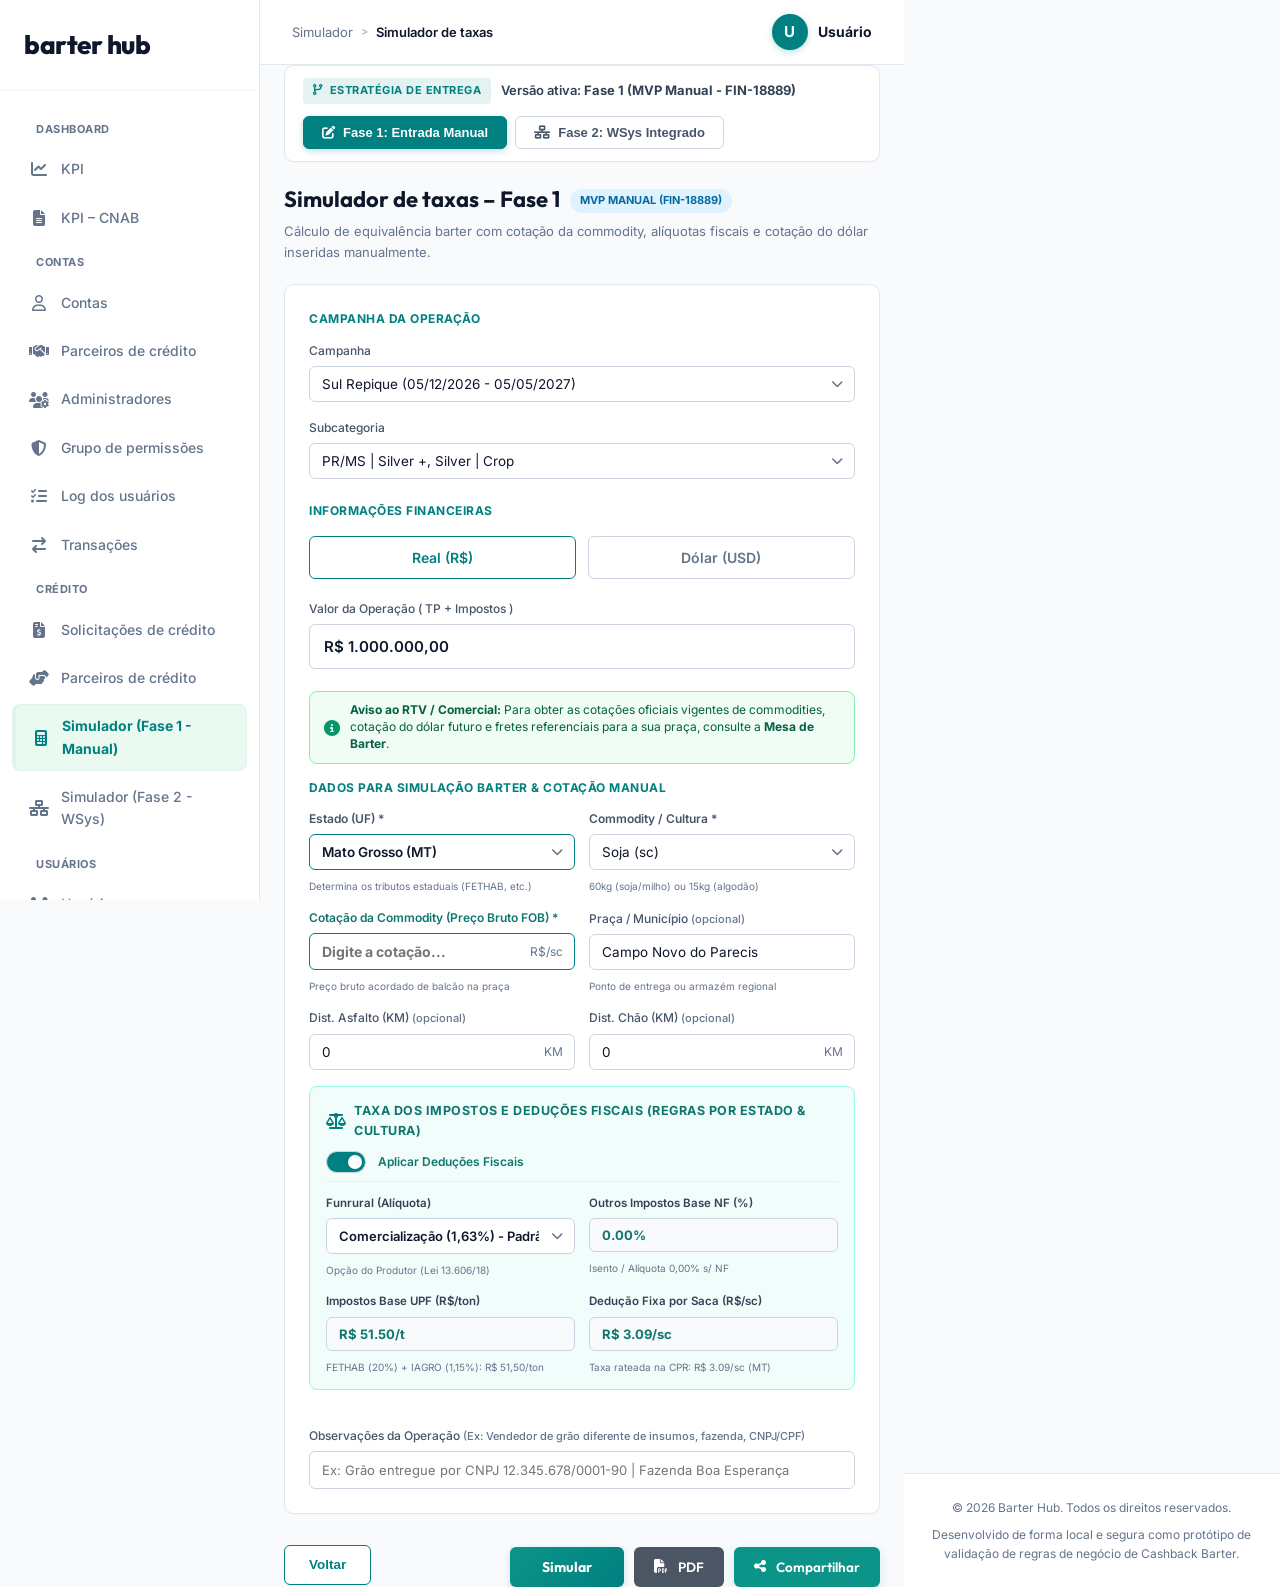
<file: index.html>
<!DOCTYPE html>
<html lang="pt-BR">

<head>
    <meta charset="UTF-8">
    <meta name="viewport" content="width=device-width, initial-scale=1.0">
    <title>Simulador de Cashback Barter 2026 - Barter Hub</title>
    <meta name="description"
        content="Simule taxas de barter, cashbacks e calcule a valorização das suas commodities (soja e algodão) com nossa estrutura comercial.">
    <!-- Google Fonts -->
    <link rel="preconnect" href="https://fonts.googleapis.com">
    <link rel="preconnect" href="https://fonts.gstatic.com" crossorigin>
    <link
        href="https://fonts.googleapis.com/css2?family=Inter:wght@300;400;500;600;700&family=Outfit:wght@400;500;600;700;800&display=swap"
        rel="stylesheet">
    <!-- FontAwesome for icons -->
    <link rel="stylesheet" href="https://cdnjs.cloudflare.com/ajax/libs/font-awesome/6.4.0/css/all.min.css">
    <link rel="stylesheet" href="style.css?v=20260804">
</head>

<body>

    <div class="app-layout">

        <!-- ==================== LEFT SIDEBAR MENU (FIGMA JESS) ==================== -->
        <aside class="sidebar-menu">
            <div class="sidebar-logo">
                <span class="syde-logo-brand">barter hub</span>
            </div>

            <nav class="nav-links">
                <div class="sidebar-section-header">DASHBOARD</div>
                <a class="nav-link"><div class="nav-link-main"><i class="fa-solid fa-chart-line"></i> KPI</div></a>
                <a class="nav-link"><div class="nav-link-main"><i class="fa-solid fa-file-lines"></i> KPI – CNAB</div></a>

                <div class="sidebar-section-header">CONTAS</div>
                <a class="nav-link"><div class="nav-link-main"><i class="fa-regular fa-user"></i> Contas</div></a>
                <a class="nav-link"><div class="nav-link-main"><i class="fa-solid fa-handshake"></i> Parceiros de crédito</div></a>
                <a class="nav-link"><div class="nav-link-main"><i class="fa-solid fa-users-gear"></i> Administradores</div></a>
                <a class="nav-link"><div class="nav-link-main"><i class="fa-solid fa-shield-halved"></i> Grupo de permissões</div></a>
                <a class="nav-link"><div class="nav-link-main"><i class="fa-solid fa-list-check"></i> Log dos usuários</div></a>
                <a class="nav-link"><div class="nav-link-main"><i class="fa-solid fa-arrow-right-arrow-left"></i> Transações</div></a>

                <div class="sidebar-section-header">CRÉDITO</div>
                <a class="nav-link"><div class="nav-link-main"><i class="fa-solid fa-file-invoice-dollar"></i> Solicitações de crédito</div></a>
                <a class="nav-link"><div class="nav-link-main"><i class="fa-solid fa-handshake-angle"></i> Parceiros de crédito</div></a>
                <a class="nav-link active" id="nav-link-simulador-v1" onclick="showPage('simulador-v1')"><div class="nav-link-main" style="color:#008080; font-weight:700;"><i class="fa-solid fa-calculator" style="color:#008080;"></i> Simulador (Fase 1 - Manual)</div></a>
                <a class="nav-link" id="nav-link-simulador-v2" onclick="showPage('simulador-v2')"><div class="nav-link-main"><i class="fa-solid fa-network-wired"></i> Simulador (Fase 2 - WSys)</div></a>

                <div class="sidebar-section-header">Usuários</div>
                <a class="nav-link"><div class="nav-link-main"><i class="fa-solid fa-users"></i> Usuários</div></a>

                <div class="sidebar-section-header">Clientes</div>
                <a class="nav-link"><div class="nav-link-main"><i class="fa-solid fa-address-book"></i> Clientes</div></a>

                <div class="sidebar-section-header">OUTROS SERVIÇOS</div>
                <a class="nav-link"><div class="nav-link-main"><i class="fa-solid fa-cubes"></i> Outros serviços</div></a>

                <div class="sidebar-section-header">INTEGRAÇÕES & MOTOR FISCAL</div>
                <a class="nav-link" id="nav-link-pracas" onclick="showPage('pracas')"><div class="nav-link-main"><i class="fa-solid fa-scale-balanced"></i> Motor Fiscal Barter</div></a>

                <div class="sidebar-section-header">MOTOR DE CRÉDITO</div>
                <a class="nav-link"><div class="nav-link-main"><i class="fa-solid fa-sliders"></i> Distribuição de Limites</div></a>
                <a class="nav-link"><div class="nav-link-main"><i class="fa-solid fa-brain"></i> Decisão de crédito</div></a>
                <a class="nav-link"><div class="nav-link-main"><i class="fa-solid fa-coins"></i> Créditos disponíveis</div></a>

                <div class="sidebar-section-header">CONTAS A PAGAR</div>
                <a class="nav-link"><div class="nav-link-main"><i class="fa-solid fa-folder-open"></i> Arquivos</div></a>

                <div class="sidebar-section-header">CONTAS A RECEBER</div>
                <a class="nav-link"><div class="nav-link-main"><i class="fa-solid fa-ban"></i> Endereços bloqueados</div></a>

                <div class="sidebar-section-header">HOLERITES</div>
                <a class="nav-link"><div class="nav-link-main"><i class="fa-solid fa-file-invoice"></i> Holerites</div></a>

                <div class="sidebar-section-header">PARCEIROS</div>
                <a class="nav-link"><div class="nav-link-main"><i class="fa-solid fa-building"></i> Parceiros</div></a>

                <div class="sidebar-section-header">CONFIGURAÇÕES</div>
                <a class="nav-link"><div class="nav-link-main"><i class="fa-solid fa-map"></i> Estados</div></a>
                <a class="nav-link"><div class="nav-link-main"><i class="fa-solid fa-city"></i> Cidades</div></a>
                <a class="nav-link"><div class="nav-link-main"><i class="fa-solid fa-briefcase"></i> Ocupações</div></a>
                <a class="nav-link"><div class="nav-link-main"><i class="fa-solid fa-calendar-xmark"></i> Feriados</div></a>
                <a class="nav-link"><div class="nav-link-main"><i class="fa-solid fa-calendar-day"></i> Detalhe do feriado</div></a>
                <a class="nav-link"><div class="nav-link-main"><i class="fa-solid fa-image"></i> Banner</div></a>
                <a class="nav-link"><div class="nav-link-main"><i class="fa-solid fa-truck-field"></i> Gestão de Fornecedores</div></a>
                <a class="nav-link"><div class="nav-link-main"><i class="fa-solid fa-landmark"></i> Gestão de bancos</div></a>
                <a class="nav-link"><div class="nav-link-main"><i class="fa-solid fa-seedling"></i> Gestão de Culturas</div></a>
                <a class="nav-link"><div class="nav-link-main"><i class="fa-solid fa-file-shield"></i> Gestão de Documentos Crédito</div></a>
                <a class="nav-link"><div class="nav-link-main"><i class="fa-solid fa-file-contract"></i> Gestão de Documentos FIDC</div></a>
                <a class="nav-link" id="nav-link-regras" onclick="showPage('regras')"><div class="nav-link-main"><i class="fa-solid fa-book-open"></i> Regras de negócio</div></a>
                <a class="nav-link" id="nav-link-campanhas" onclick="showPage('campanhas')"><div class="nav-link-main"><i class="fa-solid fa-calendar-days"></i> Campanhas</div></a>
                <a class="nav-link" id="nav-link-tooltips" onclick="showPage('tooltips')"><div class="nav-link-main"><i class="fa-solid fa-circle-question"></i> FAQ / Tooltips</div></a>
            </nav>

            <!-- User Profile & Version (Figma Jess) -->
            <div class="sidebar-footer-syde">
                <a class="nav-link-logout" href="javascript:void(0)" onclick="alert('Logout simulado')">
                    <i class="fa-solid fa-arrow-right-from-bracket"></i> Sair
                </a>
                <span class="sidebar-version-tag">versão 1.2.1000.2</span>
            </div>
        </aside>

        <!-- ==================== MAIN VIEWPORT ==================== -->
        <div class="main-viewport">

            <!-- Header Section (Figma Jess: Breadcrumb & User Profile) -->
            <header class="app-header-syde">
                <div class="header-container-syde">
                    <div class="breadcrumb-area">
                        <span class="breadcrumb-item">Simulador</span>
                        <span class="breadcrumb-separator">&gt;</span>
                        <span class="breadcrumb-item active">Simulador de taxas</span>
                    </div>
                    <div class="header-user-badge">
                        <div class="user-avatar-circle-jess">U</div>
                        <span class="user-fullname-jess">Usuário</span>
                    </div>
                </div>
            </header>



            <main class="main-content container">

                <!-- ==================== PAGE 0: ASSISTENTE VIRTUAL ==================== -->
                <div class="chat-grid" id="page-assistente" class="animate-fade-in" style="display:none;">
                    <!-- Left: Histórico -->
                    <div class="chat-sidebar">
                        <div class="chat-sidebar-header">
                            <h3>HISTÓRICO</h3>
                            <button type="button" class="btn-new-chat" onclick="startNewChat()"
                                title="Nova simulação no chat">
                                <i class="fa-solid fa-plus"></i>
                            </button>
                        </div>
                        <div class="chat-history-list" id="chat-history-list">
                            <!-- Dynamic history items will go here -->
                            <div class="chat-history-item active" id="hist-item-default" onclick="loadChatHistory(0)">
                                <i class="fa-regular fa-comment"></i>
                                <div class="history-details">
                                    <span class="history-title">Nova Simulação IA</span>
                                    <span class="history-time">agora</span>
                                </div>
                            </div>
                        </div>
                    </div>

                    <!-- Right: Chat Window -->
                    <div class="chat-window">
                        <div class="chat-window-header">
                            <div class="chat-header-left">
                                <div class="chat-robot-avatar">
                                    <i class="fa-solid fa-robot"></i>
                                </div>
                                <div class="chat-header-title">
                                    <h3>Assistente IA</h3>
                                </div>
                            </div>
                        </div>

                        <div class="chat-window-body" id="chat-window-body">
                            <div class="chat-messages-container" id="chat-messages">
                                <!-- Welcome screen centered -->
                                <div class="chat-welcome-box" id="chat-welcome-box">
                                    <div class="welcome-robot-icon">
                                        <i class="fa-solid fa-robot text-teal"></i>
                                    </div>
                                    <h2>Olá! Sou seu assistente de IA.</h2>
                                    <p>Posso ajudar você a consultar informações sobre solicitações de crédito, contas,
                                        usuários e muito mais. Escolha uma sugestão abaixo ou digite sua pergunta.</p>

                                    <div class="suggestion-chips-grid">
                                        <button type="button" class="chip-btn highlight-chip"
                                            onclick="startBarterSimulationFlow()">Quero simular uma oferta de
                                            barter</button>
                                        <button type="button" class="chip-btn"
                                            onclick="handleSuggestion('Comparar modalidades de crédito')">Comparar
                                            modalidades de crédito</button>
                                        <button type="button" class="chip-btn"
                                            onclick="handleSuggestion('Quais são as garantias exigidas?')">Garantias
                                            exigidas</button>
                                        <button type="button" class="chip-btn"
                                            onclick="handleSuggestion('O que é desconto VPAN?')">O que é desconto
                                            VPAN?</button>
                                    </div>
                                </div>
                            </div>
                        </div>

                        <div class="chat-window-footer">
                            <div class="chat-input-wrapper">
                                <input type="text" id="chat-input-field" placeholder="Digite sua mensagem..."
                                    onkeydown="if(event.key === 'Enter') handleSendButton()">
                                <button type="button" class="chat-send-btn" id="chat-send-btn"
                                    onclick="handleSendButton()">
                                    <i class="fa-solid fa-paper-plane"></i>
                                </button>
                            </div>
                        </div>
                    </div>
                </div>


                <!-- ==================== PAGE: SIMULADOR FASE 1 (MANUAL - FIN-18889) ==================== -->
                <div class="simulator-v2-container" id="page-simulador-v1"
                    style="display:flex; flex-direction:column; gap:20px;">
                    
                    <!-- Top Phase Switcher Bar -->
                    <div class="phase-selector-bar">
                        <div style="display:flex; align-items:center; gap:10px; flex-wrap:wrap;">
                            <span class="phase-tag"><i class="fa-solid fa-code-branch"></i> Estratégia de Entrega</span>
                            <span style="font-size:13px; font-weight:600; color:#334155;">Versão ativa: <strong>Fase 1 (MVP Manual - FIN-18889)</strong></span>
                        </div>
                        <div style="display:flex; gap:8px; flex-wrap:wrap;">
                            <button type="button" class="phase-tab-btn active" onclick="showPage('simulador-v1')">
                                <i class="fa-solid fa-pen-to-square"></i> Fase 1: Entrada Manual
                            </button>
                            <button type="button" class="phase-tab-btn" onclick="showPage('simulador-v2')">
                                <i class="fa-solid fa-network-wired"></i> Fase 2: WSys Integrado
                            </button>
                        </div>
                    </div>

                    <!-- Page Title -->
                    <div style="margin-bottom:2px;">
                        <div style="display:flex; align-items:center; gap:10px; flex-wrap:wrap;">
                            <h2 style="font-family:var(--font-heading); color:#0f172a; font-size:22px; font-weight:700; margin:0 0 4px 0;">Simulador de taxas – Fase 1</h2>
                            <span style="background:#e0f2fe; color:#0369a1; font-size:11px; font-weight:700; padding:3px 10px; border-radius:12px; text-transform:uppercase;">MVP Manual (FIN-18889)</span>
                        </div>
                        <p style="color:var(--text-secondary); font-size:13px; margin:0;">
                            Cálculo de equivalência barter com cotação da commodity, alíquotas fiscais e cotação do dólar inseridas manualmente.
                        </p>
                    </div>

                    <!-- Form Card (Figma Jess Style) -->
                    <div class="card animate-fade-in" style="background:#ffffff; border:1px solid #e2e8f0; border-radius:10px; padding:24px; box-shadow:0 1px 3px rgba(0,0,0,0.03);">
                        <form novalidate onsubmit="event.preventDefault(); window.handleFormSimulateV1(event);"
                            style="display:flex; flex-direction:column; gap:22px;">
                            
                            <!-- Section 1: Campanha da Operação -->
                            <div>
                                <span style="font-size:12px; font-weight:700; text-transform:uppercase; color:#008080; letter-spacing:0.5px; display:block; margin-bottom:12px;">Campanha da Operação</span>
                                <div style="display:grid; grid-template-columns: repeat(auto-fit, minmax(280px, 1fr)); gap:16px;">
                                    <div class="input-group" style="margin-bottom:0;">
                                        <label for="v1-sim-campanha-select" style="font-size:12px; color:#475569; font-weight:500;">Campanha</label>
                                        <div class="select-wrapper">
                                            <select id="v1-sim-campanha-select" onchange="onCampanhaSelectChangeV1(this.value);" style="border:1px solid #cbd5e1; border-radius:6px; font-size:13.5px;">
                                                <option value="0" selected>Sul Repique (05/12/2026 - 05/05/2027)</option>
                                                <option value="1">Cerrado Safra 2026/27 (01/10/2026 - 30/05/2027)</option>
                                                <option value="2">Planilha 2026 (216 dias) (01/10/2025 - 05/05/2026)</option>
                                                <option value="custom">Campanha Customizada (Manual)</option>
                                            </select>
                                        </div>
                                    </div>
                                    <div class="input-group" style="margin-bottom:0;">
                                        <label for="v1-sim-subcategoria" style="font-size:12px; color:#475569; font-weight:500;">Subcategoria</label>
                                        <div class="select-wrapper">
                                            <select id="v1-sim-subcategoria" onchange="onSubcategoriaChangeV1(this.value)" style="border:1px solid #cbd5e1; border-radius:6px; font-size:13.5px;">
                                                <option value="pr_ms_silver_crop" selected>PR/MS | Silver +, Silver | Crop</option>
                                                <option value="rs_sc_silver_crop_maio">RS/SC | Silver +, Silver | Crop | Venc. Maio</option>
                                                <option value="rs_sc_black_crop_maio">RS/SC | Black | Crop | Venc. Maio</option>
                                                <option value="rs_sc_bio_maio">RS/SC | Bio | Venc. Maio</option>
                                                <option value="rs_sc_silver_crop_junho">RS/SC | Silver +, Silver | Crop | Venc. Junho</option>
                                                <option value="rs_sc_bio_junho">RS/SC | Bio | Venc. Junho</option>
                                                <option value="pr_ms_bio">PR/MS | Bio</option>
                                                <option value="pr_ms_black_crop">PR/MS | Black | Crop</option>
                                                <option value="pr_ms_black_plus_crop">PR/MS | Black + | Crop</option>
                                                <option value="rs_sc_black_crop_junho">RS/SC | Black | Crop | Venc. Junho</option>
                                                <option value="rs_sc_black_plus_crop_maio">RS/SC | Black + | Crop | Venc. Maio</option>
                                                <option value="rs_sc_black_plus_crop_junho">RS/SC | Black + | Crop | Venc. Junho</option>
                                            </select>
                                        </div>
                                    </div>
                                </div>
                            </div>

                            <!-- Section 2: Informações financeiras -->
                            <div>
                                <span style="font-size:12px; font-weight:700; text-transform:uppercase; color:#008080; letter-spacing:0.5px; display:block; margin-bottom:12px;">Informações Financeiras</span>
                                <div style="display:flex; flex-direction:column; gap:14px;">
                                    <div class="currency-selector-group" style="width:100%; max-width:100%; display:grid; grid-template-columns:1fr 1fr; gap:12px;">
                                        <button type="button" class="currency-btn active" id="v1-btn-currency-brl"
                                            onclick="setCurrency('BRL')" style="border:1.5px solid #008080; background:#ffffff; color:#008080; border-radius:6px; font-weight:600; font-size:14px; padding:12px; cursor:pointer;">Real (R$)</button>
                                        <button type="button" class="currency-btn" id="v1-btn-currency-usd"
                                            onclick="setCurrency('USD')" style="border:1px solid #cbd5e1; background:#ffffff; color:#64748b; border-radius:6px; font-weight:600; font-size:14px; padding:12px; cursor:pointer;">Dólar (USD)</button>
                                    </div>
                                    
                                    <div class="input-group" style="margin-bottom:0; width:100%;">
                                        <label for="v1-sim-credito" style="font-size:12px; color:#475569; font-weight:500;">Valor da Operação ( TP + Impostos )</label>
                                        <div class="input-wrapper">
                                            <input type="text" id="v1-sim-credito" value="R$ 1.000.000,00" placeholder="R$ 1.000.000,00"
                                                style="font-size:15px; font-weight:600; padding:12px 14px; border:1px solid #cbd5e1; border-radius:6px; width:100%;"
                                                oninput="document.getElementById('sim-credito').value=this.value; document.getElementById('sim-credito').dispatchEvent(new Event('input'));">
                                        </div>
                                    </div>
                                </div>
                            </div>

                            <!-- Section 3: Dados para Simulação Barter & Cotação Manual -->
                            <div>
                                <!-- Aviso Oficial da Mesa de Barter acordado na reunião 27/10/2026 -->
                                <div class="barter-notice-banner" style="background:#f0fdf4; border:1px solid #86efac; border-radius:8px; padding:10px 14px; margin-bottom:14px; display:flex; align-items:center; gap:10px;">
                                    <i class="fa-solid fa-circle-info" style="color:#059669; font-size:16px; flex-shrink:0;"></i>
                                    <div style="font-size:12px; color:#065f46; line-height:1.4;">
                                        <strong>Aviso ao RTV / Comercial:</strong> Para obter as cotações oficiais vigentes de commodities, cotação do dólar futuro e fretes referenciais para a sua praça, consulte a <strong>Mesa de Barter</strong>.
                                    </div>
                                </div>

                                <span style="font-size:12px; font-weight:700; text-transform:uppercase; color:#008080; letter-spacing:0.5px; display:block; margin-bottom:12px;">Dados para Simulação Barter & Cotação Manual</span>
                                <div style="display:grid; grid-template-columns: repeat(auto-fit, minmax(220px, 1fr)); gap:14px; align-items:end;">
                                    <!-- Estado (UF) posicionado em primeiro lugar conforme alinhamento com Leonardo Vale -->
                                    <div class="input-group" style="margin-bottom:0;">
                                        <label for="v1-sim-estado" style="font-size:12px; color:#475569; font-weight:600;">Estado (UF) *</label>
                                        <div class="select-wrapper">
                                            <select id="v1-sim-estado" style="border:1.5px solid #008080; border-radius:6px; font-size:13.5px; font-weight:600; color:#0f172a;"
                                                onchange="onEstadoChangeV1(this.value);">
                                                <option value="MT" selected>Mato Grosso (MT)</option>
                                                <option value="MS">Mato Grosso do Sul (MS)</option>
                                                <option value="GO">Goiás (GO)</option>
                                                <option value="PI">Piauí (PI)</option>
                                                <option value="BA">Bahia (BA)</option>
                                                <option value="MA">Maranhão (MA)</option>
                                                <option value="TO">Tocantins (TO)</option>
                                                <option value="RO">Rondônia (RO)</option>
                                                <option value="PR">Paraná (PR)</option>
                                                <option value="MG">Minas Gerais (MG)</option>
                                                <option value="SP">São Paulo (SP)</option>
                                                <option value="RS">Rio Grande do Sul (RS)</option>
                                            </select>
                                        </div>
                                        <small style="font-size:10px; color:#64748b; margin-top:2px; display:block;">Determina os tributos estaduais (FETHAB, etc.)</small>
                                    </div>

                                    <!-- Commodity / Cultura: Soja, Milho, Algodão (Café excluído conforme direcionamento) -->
                                    <div class="input-group" style="margin-bottom:0;">
                                        <label for="v1-sim-commodity" style="font-size:12px; color:#475569; font-weight:600;">Commodity / Cultura *</label>
                                        <div class="select-wrapper">
                                            <select id="v1-sim-commodity" style="border:1px solid #cbd5e1; border-radius:6px; font-size:13.5px;"
                                                onchange="onCulturaChangeV1(this.value);">
                                                <option value="Soja" selected>Soja (sc)</option>
                                                <option value="Milho">Milho (sc)</option>
                                                <option value="Algodão">Algodão (lp)</option>
                                            </select>
                                        </div>
                                        <small style="font-size:10px; color:#64748b; margin-top:2px; display:block;">60kg (soja/milho) ou 15kg (algodão)</small>
                                    </div>

                                    <!-- Campo Manual de Cotação da Commodity (Inicia em branco conforme solicitado) -->
                                    <div class="input-group" style="margin-bottom:0;">
                                        <label for="v1-sim-preco-bruto" style="font-size:12px; color:#0f766e; font-weight:600;">
                                            Cotação da Commodity (Preço Bruto FOB) *
                                        </label>
                                        <div class="input-wrapper">
                                            <input type="number" step="0.01" id="v1-sim-preco-bruto" value="" placeholder="Digite a cotação..."
                                                style="border:1.5px solid #008080; border-radius:6px; font-size:14px; font-weight:700; color:#0f172a; padding:9px 12px;">
                                            <span class="input-suffix" id="v1-sim-preco-bruto-suffix">R$/sc</span>
                                        </div>
                                        <small style="font-size:10px; color:#64748b; margin-top:2px; display:block;">Preço bruto acordado de balcão na praça</small>
                                    </div>

                                    <!-- Cotação do Dólar Futuro (Só aparece quando simulação for em dólar) -->
                                    <div class="input-group" id="v1-container-cotacao-dolar" style="margin-bottom:0; display:none; background:#fef3c7; border:1px solid #f59e0b; border-radius:8px; padding:8px 12px;">
                                        <label for="v1-sim-cotacao-dolar" style="font-size:12px; color:#92400e; font-weight:700; display:flex; align-items:center; gap:6px;">
                                            <i class="fa-solid fa-dollar-sign"></i> Cotação do Dólar Futuro (R$/USD) *
                                        </label>
                                        <div class="input-wrapper" style="margin-top:4px;">
                                            <input type="number" step="0.0001" id="v1-sim-cotacao-dolar" value="5.6378" placeholder="5.6378"
                                                style="border:1.5px solid #d97706; border-radius:6px; font-size:13.5px; font-weight:700; color:#0f172a; padding:7px 10px;">
                                        </div>
                                        <small style="font-size:10px; color:#78350f; display:block; margin-top:2px; line-height:1.2;">
                                            Necessária para conversão das taxas fixas estaduais (R$/sc) em USD na CPR.
                                        </small>
                                    </div>

                                    <div class="input-group" style="margin-bottom:0;">
                                        <label for="v1-sim-regiao" style="font-size:12px; color:#475569; font-weight:500;">Praça / Município <span style="font-size:11px; color:#64748b;">(opcional)</span></label>
                                        <div class="input-wrapper">
                                            <input type="text" id="v1-sim-regiao" value="Campo Novo do Parecis" placeholder="Ex: Campo Novo do Parecis"
                                                style="border:1px solid #cbd5e1; border-radius:6px; font-size:13.5px; padding:9px 12px;">
                                        </div>
                                        <small style="font-size:10px; color:#64748b; margin-top:2px; display:block;">Ponto de entrega ou armazém regional</small>
                                    </div>
                                </div>

                                <!-- Linha Logística: Dist. Asfalto e Dist. Chão na mesma linha -->
                                <div style="display:grid; grid-template-columns: repeat(auto-fit, minmax(220px, 1fr)); gap:14px; align-items:end; margin-top:14px;">
                                    <div class="input-group" style="margin-bottom:0;">
                                        <label for="v1-sim-dist-asfalto" style="font-size:12px; color:#475569; font-weight:500;">Dist. Asfalto (KM) <span style="font-size:11px;color:var(--text-secondary);">(opcional)</span></label>
                                        <div class="input-wrapper">
                                            <input type="number" id="v1-sim-dist-asfalto" value="0" min="0" placeholder="0" style="border:1px solid #cbd5e1; border-radius:6px; font-size:13.5px;"
                                                oninput="if(window.hasSimulated) calculateSimulation();">
                                            <span class="input-suffix">KM</span>
                                        </div>
                                    </div>
                                    <div class="input-group" style="margin-bottom:0;">
                                        <label for="v1-sim-dist-chao" style="font-size:12px; color:#475569; font-weight:500;">Dist. Chão (KM) <span style="font-size:11px;color:var(--text-secondary);">(opcional)</span></label>
                                        <div class="input-wrapper">
                                            <input type="number" id="v1-sim-dist-chao" value="0" min="0" placeholder="0" style="border:1px solid #cbd5e1; border-radius:6px; font-size:13.5px;"
                                                oninput="if(window.hasSimulated) calculateSimulation();">
                                            <span class="input-suffix">KM</span>
                                        </div>
                                    </div>
                                </div>

                                <!-- Section 4: Motor Fiscal - Parâmetros Tributários (FIN-18889 - Matriz da Alessandra e Alinhamento 27/10) -->
                                <div class="manual-field-card" style="margin-top:16px;">
                                    <div style="display:flex; justify-content:space-between; align-items:center; flex-wrap:wrap; gap:10px; margin-bottom:12px; border-bottom:1px solid #ccfbf1; padding-bottom:8px;">
                                        <div style="display:flex; align-items:center; gap:8px;">
                                            <i class="fa-solid fa-scale-balanced" style="color:#008080; font-size:16px;"></i>
                                            <span style="font-size:12.5px; font-weight:700; color:#0f766e; text-transform:uppercase; letter-spacing:0.5px;">
                                                Taxa dos Impostos e Deduções Fiscais (Regras por Estado & Cultura)
                                            </span>
                                        </div>
                                        <div class="toggle-switch" style="margin:0;">
                                            <input type="checkbox" id="v1-sim-descontos" checked onchange="toggleFiscalDeductionsV1(this.checked);">
                                            <label for="v1-sim-descontos" class="toggle-slider"></label>
                                            <span class="toggle-label" style="font-size:12px; font-weight:600; color:#0f766e;">Aplicar Deduções Fiscais</span>
                                        </div>
                                    </div>

                                    <div style="display:grid; grid-template-columns: repeat(auto-fit, minmax(200px, 1fr)); gap:14px;" id="v1-fiscal-inputs-row">
                                        <!-- Funrural Unificado (Comercialização 1,63% ou Folha 0,20% acordado com Leonardo & Pablo) -->
                                        <div class="input-group" style="margin-bottom:0;">
                                            <label for="v1-sim-funrural" style="font-size:11.5px; color:#334155; font-weight:600;">
                                                Funrural (Alíquota)
                                            </label>
                                            <div class="select-wrapper">
                                                <select id="v1-sim-funrural" onchange="onFunruralChangeV1(this.value);" style="border:1px solid #cbd5e1; border-radius:6px; font-size:13px; font-weight:600;">
                                                    <option value="1.63" selected>Comercialização (1,63%) - Padrão PF</option>
                                                    <option value="0.20">Folha de Pagamento (0,20%) - Opção Folha</option>
                                                </select>
                                            </div>
                                            <small style="font-size:10px; color:#64748b; margin-top:2px; display:block;">Opção do Produtor (Lei 13.606/18)</small>
                                        </div>

                                        <!-- Outros Impostos Base NF % (Auto-carregado do Estado) -->
                                        <div class="input-group" style="margin-bottom:0;">
                                            <label for="v1-sim-imposto-estadual-pct" style="font-size:11.5px; color:#334155; font-weight:600;">
                                                Outros Impostos Base NF (%)
                                            </label>
                                            <div class="input-wrapper">
                                                <input type="text" id="v1-sim-imposto-estadual-pct" value="0.00%" readonly
                                                    style="border:1px solid #cbd5e1; border-radius:6px; font-size:13px; font-weight:700; padding:8px 12px; background:#f8fafc; color:#0f766e;">
                                            </div>
                                            <small id="v1-sim-imposto-estadual-note" style="font-size:10px; color:#64748b; margin-top:2px; display:block;">Conforme UF (ex: FUNDEINFRA 1,65% GO | FDI 1,20% PI)</small>
                                        </div>

                                        <!-- Outros Impostos Base UPF por TON (Auto-carregado do Estado e Cultura) -->
                                        <div class="input-group" style="margin-bottom:0;">
                                            <label for="v1-sim-imposto-upf-ton" style="font-size:11.5px; color:#334155; font-weight:600;">
                                                Impostos Base UPF (R$/ton)
                                            </label>
                                            <div class="input-wrapper">
                                                <input type="text" id="v1-sim-imposto-upf-ton" value="R$ 51,50/t" readonly
                                                    style="border:1px solid #cbd5e1; border-radius:6px; font-size:13px; font-weight:700; padding:8px 12px; background:#f8fafc; color:#0f766e;">
                                            </div>
                                            <small id="v1-sim-imposto-upf-note" style="font-size:10px; color:#64748b; margin-top:2px; display:block;">Ex: MT = R$ 51,50/t (FETHAB/IAGRO) | MS = R$ 27,55/t (FUNDEMS)</small>
                                        </div>

                                        <!-- Equivalente Dedução Fixa por Saca (Calculado automaticamente: R$/ton / (1000/kg)) -->
                                        <div class="input-group" style="margin-bottom:0;">
                                            <label for="v1-sim-taxa-fixa" style="font-size:11.5px; color:#334155; font-weight:600;">
                                                Dedução Fixa por Saca (R$/sc)
                                            </label>
                                            <div class="input-wrapper">
                                                <input type="text" id="v1-sim-taxa-fixa" value="R$ 3,09/sc" readonly
                                                    style="border:1px solid #cbd5e1; border-radius:6px; font-size:13px; font-weight:700; padding:8px 12px; background:#f8fafc; color:#0f766e;">
                                            </div>
                                            <small id="v1-sim-taxa-fixa-note" style="font-size:10px; color:#64748b; margin-top:2px; display:block;">Rateio por saca na CPR (ex: R$ 3,09 MT soja)</small>
                                        </div>
                                    </div>
                                </div>
                            </div>
                            
                            <!-- Observações da Operação -->
                                <div style="margin-top:14px;">
                                    <div class="input-group" style="margin-bottom:0;">
                                        <label for="v1-sim-obs" style="font-size:12px; color:#475569; font-weight:500;">
                                            Observações da Operação <span style="font-size:11px; color:#64748b;">(Ex: Vendedor de grão diferente de insumos, fazenda, CNPJ/CPF)</span>
                                        </label>
                                        <div class="input-wrapper">
                                            <input type="text" id="v1-sim-obs" placeholder="Ex: Grão entregue por CNPJ 12.345.678/0001-90 | Fazenda Boa Esperança"
                                                style="border:1px solid #cbd5e1; border-radius:6px; font-size:13px; padding:10px 12px; width:100%;">
                                        </div>
                                    </div>
                                </div>
                            </div>

                            <!-- Footer Action Buttons -->
                            <div style="display:flex; justify-content:space-between; align-items:center; flex-wrap:wrap; gap:12px; margin-top:8px;">
                                <div>
                                    <button type="button" class="btn-outline" id="v1-btn-voltar" onclick="resetFormToDefaultsV1()"
                                        style="padding:9px 24px; min-height:40px; border-radius:6px; border:1px solid #008080; color:#008080; background:#ffffff; font-weight:600; font-size:13.5px; cursor:pointer; display:inline-flex; align-items:center; gap:8px;">
                                        Voltar
                                    </button>
                                </div>
                                <div style="display:flex; gap:10px; flex-wrap:wrap;">
                                    <button type="button" class="btn-submit" id="v1-btn-sim-calcular"
                                        onclick="window.handleFormSimulateV1(event)"
                                        style="width:auto; padding:10px 32px; min-height:40px; background-color:#008080; border-radius:6px; font-weight:700; font-size:14px; box-shadow:0 2px 6px rgba(0,128,128,0.2); cursor:pointer;">
                                        Simular
                                    </button>
                                    <button type="button" class="btn-submit btn-pdf" id="v1-btn-sim-pdf"
                                        onclick="downloadSimulationPDF()"
                                        style="width:auto; padding:10px 20px; background-color:#4b5563; background-image:none; box-shadow:none; min-height:40px; border-radius:6px; font-weight:600; font-size:13.5px;">
                                        <i class="fa-solid fa-file-pdf"></i> PDF
                                    </button>
                                    <button type="button" class="btn-submit btn-share" id="v1-btn-sim-share"
                                        onclick="openSharePopup()"
                                        style="width:auto; padding:10px 20px; min-height:40px; border-radius:6px; font-weight:600; font-size:13.5px;">
                                        <i class="fa-solid fa-share-nodes"></i> Compartilhar
                                    </button>
                                </div>
                            </div>
                        </form>
                    </div>

                    <!-- Results Section for Fase 1 (No Chicago CBOT badge & No TradingView widget) -->
                    <div id="v1-sim-results-wrapper" style="display:none; flex-direction:column; gap:20px;">
                        
                        <!-- Resumo da Operação Card -->
                        <div id="v1-summary-card" class="jess-summary-card animate-fade-in">
                            <div class="jess-summary-title">Resumo da operação (Fase 1 - Manual)</div>
                            <div class="jess-summary-grid">
                                <div class="jess-summary-col">
                                    <span class="jess-summary-label">VALOR</span>
                                    <strong id="v1-summary-value" class="jess-summary-val">R$ 1.000.000,00</strong>
                                </div>
                                <div class="jess-summary-col border-left">
                                    <span class="jess-summary-label">
                                        <i class="fa-regular fa-calendar" style="color:#008080;"></i> DATA DA SIMULAÇÃO
                                    </span>
                                    <strong id="v1-summary-date" class="jess-summary-val" style="font-size:22px;">-</strong>
                                </div>
                                <div class="jess-summary-col border-left">
                                    <span class="jess-summary-label">
                                        <i class="fa-regular fa-clock" style="color:#008080;"></i> VALIDADE DA SIMULAÇÃO
                                    </span>
                                    <strong id="v1-summary-validity" class="jess-summary-val" style="font-size:22px;">-</strong>
                                </div>
                            </div>
                            <div id="v1-summary-obs-container" style="display:none; margin-top:14px; padding-top:10px; border-top:1px solid rgba(0, 128, 128, 0.2); font-size:12.5px; color:#0f766e;">
                                <strong>Observações da Operação:</strong> <span id="v1-summary-obs-display"></span>
                            </div>
                        </div>

                        <!-- Modality Cards List (4 Columns Grid matching Figma Jess) -->
                        <div class="modality-cards-grid" id="v1-modality-cards-list">
                        </div>

                        <!-- Tabela de Validação do Racional dos Cálculos (Fase 1) -->
                        <div id="v1-validation-section" class="card animate-fade-in" style="display:none; margin-top:20px; border:2px dashed #0d9488; background:#f0fdfa; padding:20px; border-radius:12px;">
                            <div style="background:#0f766e; color:#ffffff; padding:12px 16px; border-radius:8px; font-weight:700; font-size:13px; text-transform:uppercase; letter-spacing:0.5px; margin-bottom:16px; display:flex; align-items:center; gap:10px;">
                                <i class="fa-solid fa-calculator" style="font-size:18px;"></i>
                                <span>Racional Matemático da Simulação (Fase 1 - Entradas Manuais)</span>
                            </div>

                            <h3 style="font-family:var(--font-heading); color:#0f766e; font-size:16px; margin:0 0 14px 0; display:flex; align-items:center; gap:8px;">
                                <i class="fa-solid fa-table-list text-teal"></i> Matriz de Parâmetros Digitados e Racional Fiscal Aplicado
                            </h3>

                            <!-- Key Campaign & Internal Parameters Grid -->
                            <div style="display:grid; grid-template-columns:repeat(auto-fit, minmax(200px, 1fr)); gap:12px; margin-bottom:20px;">
                                <div style="background:#ffffff; padding:12px; border-radius:8px; border:1px solid #99f6e4;">
                                    <div style="font-size:11px; color:#0f766e; font-weight:600; text-transform:uppercase;">Campanha Selecionada</div>
                                    <div id="v1-val-camp-nome" style="font-size:13px; font-weight:700; color:#1e293b; margin-top:2px;">-</div>
                                </div>
                                <div style="background:#ffffff; padding:12px; border-radius:8px; border:1px solid #99f6e4;">
                                    <div style="font-size:11px; color:#0f766e; font-weight:600; text-transform:uppercase;">Datas (Carência / Vencimento / Prazo)</div>
                                    <div id="v1-val-camp-datas" style="font-size:13px; font-weight:700; color:#1e293b; margin-top:2px;">-</div>
                                </div>
                                <div style="background:#ffffff; padding:12px; border-radius:8px; border:1px solid #99f6e4;">
                                    <div style="font-size:11px; color:#0f766e; font-weight:600; text-transform:uppercase;">Moeda da Operação</div>
                                    <div id="v1-val-moeda-cambio" style="font-size:13px; font-weight:700; color:#1e293b; margin-top:2px;">-</div>
                                </div>
                                <div style="background:#ffffff; padding:12px; border-radius:8px; border:1px solid #99f6e4;">
                                    <div style="font-size:11px; color:#0f766e; font-weight:600; text-transform:uppercase;">Cotação Commodity (Manual)</div>
                                    <div id="v1-val-preco-wsys" style="font-size:13px; font-weight:700; color:#1e293b; margin-top:2px;">-</div>
                                </div>
                                <div style="background:#ffffff; padding:12px; border-radius:8px; border:1px solid #99f6e4;">
                                    <div style="font-size:11px; color:#0f766e; font-weight:600; text-transform:uppercase;">Impostos e Deduções (Manual)</div>
                                    <div id="v1-val-praca-imposto" style="font-size:13px; font-weight:700; color:#1e293b; margin-top:2px;">-</div>
                                </div>
                                <div style="background:#ffffff; padding:12px; border-radius:8px; border:1px solid #99f6e4;">
                                    <div style="font-size:11px; color:#0f766e; font-weight:600; text-transform:uppercase;">Cotação Dólar PTAX (Conversão Fiscal)</div>
                                    <div id="v1-val-dolar-conversao" style="font-size:13px; font-weight:700; color:#1e293b; margin-top:2px;">R$ 5,6378</div>
                                </div>
                            </div>

                            <!-- Step-by-Step Table -->
                            <div style="overflow-x:auto; background:#ffffff; border-radius:8px; border:1px solid #99f6e4;">
                                <table class="data-table" style="width:100%; border-collapse:collapse; font-size:12px;">
                                    <thead>
                                        <tr style="background:#ccfbf1; color:#115e59; text-align:left;">
                                            <th style="padding:10px 12px; border-bottom:2px solid #99f6e4;">Indicador / Etapa do Racional</th>
                                            <th style="padding:10px 12px; border-bottom:2px solid #99f6e4;">Fórmula Aplicada</th>
                                            <th style="padding:10px 12px; border-bottom:2px solid #99f6e4; background:#dcfce7; color:#14532d;">Nutrade (Estrutura Barter Hub)</th>
                                        </tr>
                                    </thead>
                                    <tbody id="v1-val-table-body">
                                    </tbody>
                                </table>
                            </div>
                        </div>

                    </div>
                </div>


                <!-- ==================== PAGE: SIMULADOR FASE 2 (WSYS INTEGRADO) ==================== -->
                <div class="simulator-v2-container" id="page-simulador-v2"
                    style="display:none; flex-direction:column; gap:20px;">
                    
                    <!-- Top Phase Switcher Bar -->
                    <div class="phase-selector-bar">
                        <div style="display:flex; align-items:center; gap:10px; flex-wrap:wrap;">
                            <span class="phase-tag"><i class="fa-solid fa-code-branch"></i> Estratégia de Entrega</span>
                            <span style="font-size:13px; font-weight:600; color:#334155;">Versão ativa: <strong>Fase 2 (Conectado ao WSys CTRM)</strong></span>
                        </div>
                        <div style="display:flex; gap:8px; flex-wrap:wrap;">
                            <button type="button" class="phase-tab-btn" onclick="showPage('simulador-v1')">
                                <i class="fa-solid fa-pen-to-square"></i> Fase 1: Entrada Manual
                            </button>
                            <button type="button" class="phase-tab-btn active" onclick="showPage('simulador-v2')">
                                <i class="fa-solid fa-network-wired"></i> Fase 2: WSys Integrado
                            </button>
                        </div>
                    </div>

                    <!-- Page Title -->
                    <div style="margin-bottom:2px;">
                        <div style="display:flex; align-items:center; gap:10px; flex-wrap:wrap;">
                            <h2 style="font-family:var(--font-heading); color:#0f172a; font-size:22px; font-weight:700; margin:0 0 4px 0;">Simulador de taxas – Fase 2</h2>
                            <span style="background:#fef3c7; color:#92400e; font-size:11px; font-weight:700; padding:3px 10px; border-radius:12px; text-transform:uppercase;">Conectado ao WSys (CTRM 2.10.1)</span>
                        </div>
                        <p style="color:var(--text-secondary); font-size:13px; margin:0;">Cotações automáticas do WSys, integração de rotas e monitoramento do mercado de Chicago (CBOT).</p>
                    </div>

                    <!-- Top Card: Full width operations parameters form (Figma Jess Style) -->
                    <div class="card animate-fade-in" style="background:#ffffff; border:1px solid #e2e8f0; border-radius:10px; padding:24px; box-shadow:0 1px 3px rgba(0,0,0,0.03);">
                        <!-- Hidden legacy inputs: JS engine reads from these sim-* IDs as source of truth -->
                        <div style="display:none;">
                            <input type="text" id="sim-credito" value="R$ 1.000.000,00">
                            <select id="sim-campanha-select"><option value="custom">Campanha Customizada (Manual)</option></select>
                            <select id="sim-commodity">
                                <option value="Soja" selected>Soja</option>
                                <option value="Milho">Milho</option>
                                <option value="Algodão">Algodão</option>
                            </select>
                            <select id="sim-estado">
                                <option value="MT">Mato Grosso (MT)</option>
                                <option value="GO">Goiás (GO)</option>
                                <option value="MS">Mato Grosso do Sul (MS)</option>
                                <option value="PR">Paraná (PR)</option>
                            </select>
                            <select id="sim-regiao"></select>
                            <input type="checkbox" id="sim-descontos" checked>
                            <input type="number" id="sim-preco-bruto" value="103.00">
                            <input type="number" id="sim-prazo" value="216">
                            <input type="number" id="sim-juros-anual" value="14.40">
                            <input type="number" id="sim-campanha-val" value="4.50">
                            <input type="number" id="sim-frete-chao" value="15.00">
                            <input type="number" id="sim-frete-asfalto" value="8.00">
                            <input type="number" id="sim-dist-chao" value="0" min="0">
                            <input type="number" id="sim-dist-asfalto" value="0" min="0">
                        </div>

                        <form novalidate onsubmit="event.preventDefault(); window.handleFormSimulate(event);"
                            style="display:flex; flex-direction:column; gap:22px;">
                            <!-- Section 1: Campanha da Operação -->
                            <div>
                                <span style="font-size:12px; font-weight:700; text-transform:uppercase; color:#008080; letter-spacing:0.5px; display:block; margin-bottom:12px;">Campanha da Operação</span>
                                <div style="display:grid; grid-template-columns: repeat(auto-fit, minmax(280px, 1fr)); gap:16px;">
                                    <div class="input-group" style="margin-bottom:0;">
                                        <label for="v2-sim-campanha-select" style="font-size:12px; color:#475569; font-weight:500;">Campanha</label>
                                        <div class="select-wrapper">
                                            <select id="v2-sim-campanha-select"
                                                onchange="onCampanhaSelectChange(this.value);" style="border:1px solid #cbd5e1; border-radius:6px; font-size:13.5px;">
                                                <option value="0" selected>Sul Repique (05/12/2026 - 05/05/2027)</option>
                                                <option value="1">Cerrado Safra 2026/27 (01/10/2026 - 30/05/2027)</option>
                                                <option value="2">Planilha 2026 (216 dias) (01/10/2025 - 05/05/2026)</option>
                                                <option value="custom">Campanha Customizada (Manual)</option>
                                            </select>
                                        </div>
                                    </div>
                                    <div class="input-group" style="margin-bottom:0;">
                                        <label for="v2-sim-subcategoria" style="font-size:12px; color:#475569; font-weight:500;">Subcategoria</label>
                                        <div class="select-wrapper">
                                            <select id="v2-sim-subcategoria" onchange="onSubcategoriaChange(this.value)" style="border:1px solid #cbd5e1; border-radius:6px; font-size:13.5px;">
                                                <option value="pr_ms_silver_crop" selected>PR/MS | Silver +, Silver | Crop</option>
                                                <option value="rs_sc_silver_crop_maio">RS/SC | Silver +, Silver | Crop | Venc. Maio</option>
                                                <option value="rs_sc_black_crop_maio">RS/SC | Black | Crop | Venc. Maio</option>
                                                <option value="rs_sc_bio_maio">RS/SC | Bio | Venc. Maio</option>
                                                <option value="rs_sc_silver_crop_junho">RS/SC | Silver +, Silver | Crop | Venc. Junho</option>
                                                <option value="rs_sc_bio_junho">RS/SC | Bio | Venc. Junho</option>
                                                <option value="pr_ms_bio">PR/MS | Bio</option>
                                                <option value="pr_ms_black_crop">PR/MS | Black | Crop</option>
                                                <option value="pr_ms_black_plus_crop">PR/MS | Black + | Crop</option>
                                                <option value="rs_sc_black_crop_junho">RS/SC | Black | Crop | Venc. Junho</option>
                                                <option value="rs_sc_black_plus_crop_maio">RS/SC | Black + | Crop | Venc. Maio</option>
                                                <option value="rs_sc_black_plus_crop_junho">RS/SC | Black + | Crop | Venc. Junho</option>
                                            </select>
                                        </div>
                                    </div>
                                </div>
                            </div>

                            <!-- Section 2: Informações financeiras -->
                            <div>
                                <span style="font-size:12px; font-weight:700; text-transform:uppercase; color:#008080; letter-spacing:0.5px; display:block; margin-bottom:12px;">Informações Financeiras</span>
                                <div style="display:flex; flex-direction:column; gap:14px;">
                                    <div class="currency-selector-group" style="width:100%; max-width:100%; display:grid; grid-template-columns:1fr 1fr; gap:12px;">
                                        <button type="button" class="currency-btn active" id="v2-btn-currency-brl"
                                            onclick="setCurrency('BRL')" style="border:1.5px solid #008080; background:#ffffff; color:#008080; border-radius:6px; font-weight:600; font-size:14px; padding:12px; cursor:pointer;">Real (R$)</button>
                                        <button type="button" class="currency-btn" id="v2-btn-currency-usd"
                                            onclick="setCurrency('USD')" style="border:1px solid #cbd5e1; background:#ffffff; color:#64748b; border-radius:6px; font-weight:600; font-size:14px; padding:12px; cursor:pointer;">Dólar (USD)</button>
                                    </div>
                                    <div class="input-group" style="margin-bottom:0;">
                                        <label for="v2-sim-credito" style="font-size:12px; color:#475569; font-weight:500;">Valor da Operação ( TP + Impostos )</label>
                                        <div class="input-wrapper">
                                            <input type="text" id="v2-sim-credito" value="R$ 1.000.000,00" placeholder="R$ 100000"
                                                style="font-size:15px; font-weight:600; padding:12px 14px; border:1px solid #cbd5e1; border-radius:6px;"
                                                oninput="document.getElementById('sim-credito').value=this.value; document.getElementById('sim-credito').dispatchEvent(new Event('input'));">
                                        </div>
                                    </div>
                                </div>
                            </div>

                            <!-- Section 3: Dados para Simulação Barter (WSys Integrado) -->
                            <div>
                                <!-- Aviso Oficial da Mesa de Barter acordado na reunião 27/10/2026 -->
                                <div class="barter-notice-banner" style="background:#f0fdf4; border:1px solid #86efac; border-radius:8px; padding:10px 14px; margin-bottom:14px; display:flex; align-items:center; gap:10px;">
                                    <i class="fa-solid fa-circle-info" style="color:#059669; font-size:16px; flex-shrink:0;"></i>
                                    <div style="font-size:12px; color:#065f46; line-height:1.4;">
                                        <strong>Aviso ao RTV / Comercial:</strong> Para obter as cotações oficiais vigentes de commodities, cotação do dólar futuro e fretes referenciais para a sua praça, consulte a <strong>Mesa de Barter</strong>.
                                    </div>
                                </div>

                                <span style="font-size:12px; font-weight:700; text-transform:uppercase; color:#008080; letter-spacing:0.5px; display:block; margin-bottom:12px;">Dados para Simulação Barter & Praças WSys</span>
                                <div style="display:grid; grid-template-columns: repeat(auto-fit, minmax(220px, 1fr)); gap:14px; align-items:end;">
                                    <!-- Estado (UF) em primeiro lugar -->
                                    <div class="input-group" style="margin-bottom:0;">
                                        <label for="v2-sim-estado" style="font-size:12px; color:#475569; font-weight:600;">Estado (UF) *</label>
                                        <div class="select-wrapper">
                                            <select id="v2-sim-estado" style="border:1.5px solid #008080; border-radius:6px; font-size:13.5px; font-weight:600; color:#0f172a;"
                                                onchange="document.getElementById('sim-estado').value=this.value; onEstadoChange(this.value);">
                                                <option value="MT" selected>Mato Grosso (MT)</option>
                                                <option value="GO">Goiás (GO)</option>
                                                <option value="MS">Mato Grosso do Sul (MS)</option>
                                                <option value="PR">Paraná (PR)</option>
                                                <option value="BA">Bahia (BA)</option>
                                                <option value="MA">Maranhão (MA)</option>
                                                <option value="TO">Tocantins (TO)</option>
                                                <option value="PI">Piauí (PI)</option>
                                                <option value="RO">Rondônia (RO)</option>
                                                <option value="MG">Minas Gerais (MG)</option>
                                                <option value="SP">São Paulo (SP)</option>
                                                <option value="RS">Rio Grande do Sul (RS)</option>
                                            </select>
                                        </div>
                                        <small style="font-size:10px; color:#64748b; margin-top:2px; display:block;">Filtra praças WSys e tributos estaduais</small>
                                    </div>

                                    <!-- Commodity / Cultura -->
                                    <div class="input-group" style="margin-bottom:0;">
                                        <label for="v2-sim-commodity" style="font-size:12px; color:#475569; font-weight:600;">Commodity / Cultura *</label>
                                        <div class="select-wrapper">
                                            <select id="v2-sim-commodity" style="border:1px solid #cbd5e1; border-radius:6px; font-size:13.5px;"
                                                onchange="document.getElementById('sim-commodity').value=this.value; onCulturaChange(this.value);">
                                                <option value="Soja" selected>Soja (sc)</option>
                                                <option value="Milho">Milho (sc)</option>
                                                <option value="Algodão">Algodão (lp)</option>
                                            </select>
                                        </div>
                                        <small style="font-size:10px; color:#64748b; margin-top:2px; display:block;">60kg (soja/milho) ou 15kg (algodão)</small>
                                    </div>

                                    <!-- Praça WSys -->
                                    <div class="input-group" style="margin-bottom:0;">
                                        <label for="v2-sim-regiao" style="font-size:12px; color:#475569; font-weight:600;">Praça (WSys CTRM) *</label>
                                        <div class="select-wrapper">
                                            <select id="v2-sim-regiao" style="border:1px solid #cbd5e1; border-radius:6px; font-size:13.5px;"
                                                onchange="document.getElementById('sim-regiao').value=this.value; onPracaChange(this.value);">
                                            </select>
                                        </div>
                                        <small style="font-size:10px; color:#64748b; margin-top:2px; display:block;">Hub logístico oficial parametrizado no WSys</small>
                                    </div>

                                    <!-- Cotação do Dólar Futuro em USD na Fase 2 -->
                                    <div class="input-group" id="v2-container-cotacao-dolar" style="margin-bottom:0; display:none; background:#fef3c7; border:1px solid #f59e0b; border-radius:8px; padding:8px 12px;">
                                        <label for="v2-sim-cotacao-dolar" style="font-size:12px; color:#92400e; font-weight:700; display:flex; align-items:center; gap:6px;">
                                            <i class="fa-solid fa-dollar-sign"></i> Cotação do Dólar Futuro (R$/USD)
                                        </label>
                                        <div class="input-wrapper" style="margin-top:4px;">
                                            <input type="number" step="0.0001" id="v2-sim-cotacao-dolar" value="5.6378" readonly
                                                style="border:1.5px solid #d97706; border-radius:6px; font-size:13.5px; font-weight:700; color:#0f172a; padding:7px 10px; background:#fffbeb;">
                                        </div>
                                        <small style="font-size:10px; color:#78350f; display:block; margin-top:2px; line-height:1.2;">
                                            Integrado Bacen PTAX / WSys para conversão das taxas fixas.
                                        </small>
                                    </div>
                                </div>

                                <!-- Linha Logística: Dist. Asfalto e Dist. Chão na mesma linha -->
                                <div style="display:grid; grid-template-columns: repeat(auto-fit, minmax(220px, 1fr)); gap:14px; align-items:end; margin-top:14px;">
                                    <div class="input-group" style="margin-bottom:0;">
                                        <label for="v2-sim-dist-asfalto" style="font-size:12px; color:#475569; font-weight:500;">Dist. Asfalto (KM) <span style="font-size:11px;color:var(--text-secondary);">(opcional)</span></label>
                                        <div class="input-wrapper">
                                            <input type="number" id="v2-sim-dist-asfalto" value="0" min="0" placeholder="0" style="border:1px solid #cbd5e1; border-radius:6px; font-size:13.5px;"
                                                oninput="document.getElementById('sim-dist-asfalto').value=this.value; if(window.hasSimulated) calculateSimulation();">
                                            <span class="input-suffix">KM</span>
                                        </div>
                                    </div>
                                    <div class="input-group" style="margin-bottom:0;">
                                        <label for="v2-sim-dist-chao" style="font-size:12px; color:#475569; font-weight:500;">Dist. Chão (KM) <span style="font-size:11px;color:var(--text-secondary);">(opcional)</span></label>
                                        <div class="input-wrapper">
                                            <input type="number" id="v2-sim-dist-chao" value="0" min="0" placeholder="0" style="border:1px solid #cbd5e1; border-radius:6px; font-size:13.5px;"
                                                oninput="document.getElementById('sim-dist-chao').value=this.value; if(window.hasSimulated) calculateSimulation();">
                                            <span class="input-suffix">KM</span>
                                        </div>
                                    </div>
                                </div>

                                <!-- Deduções Fiscais e Observações da Operação (Fase 2) -->
                                <div style="display:grid; grid-template-columns: repeat(auto-fit, minmax(240px, 1fr)); gap:16px; margin-top:14px; align-items:center;">
                                    <div class="input-group" style="margin-bottom:0;">
                                        <label for="v2-sim-funrural" style="font-size:12px; color:#475569; font-weight:600;">Funrural (Alíquota)</label>
                                        <div class="select-wrapper">
                                            <select id="v2-sim-funrural" onchange="onFunruralChangeV2(this.value);" style="border:1px solid #cbd5e1; border-radius:6px; font-size:13px; font-weight:600;">
                                                <option value="1.63" selected>Comercialização (1,63%) - Padrão PF</option>
                                                <option value="0.20">Folha de Pagamento (0,20%) - Opção Folha</option>
                                            </select>
                                        </div>
                                    </div>

                                    <div class="input-group" style="margin-bottom:0;">
                                        <label for="v2-sim-descontos" style="font-size:12px; color:#475569; font-weight:500;">Deduções Fiscais</label>
                                        <div class="toggle-switch" style="margin-top:4px;">
                                            <input type="checkbox" id="v2-sim-descontos" checked
                                                onchange="document.getElementById('sim-descontos').checked=this.checked; if(window.hasSimulated) calculateSimulation();">
                                            <label for="v2-sim-descontos" class="toggle-slider"></label>
                                            <span class="toggle-label" style="font-size:12.5px; font-weight:600; color:#334155;">Aplicar Deduções Fiscais</span>
                                        </div>
                                    </div>
                                </div>

                                <!-- Observações da Operação -->
                                <div style="margin-top:14px;">
                                    <div class="input-group" style="margin-bottom:0;">
                                        <label for="v2-sim-obs" style="font-size:12px; color:#475569; font-weight:500;">
                                            Observações da Operação <span style="font-size:11px; color:#64748b;">(Ex: Vendedor de grão diferente de insumos, fazenda, CNPJ/CPF)</span>
                                        </label>
                                        <div class="input-wrapper">
                                            <input type="text" id="v2-sim-obs" placeholder="Ex: Grão entregue por CNPJ 12.345.678/0001-90 | Fazenda Boa Esperança"
                                                style="border:1px solid #cbd5e1; border-radius:6px; font-size:13px; padding:10px 12px; width:100%;">
                                        </div>
                                    </div>
                                </div>
                            </div>
                            
                            <!-- Footer Action Buttons (Figma Jess Style) -->
                            <div style="display:flex; justify-content:space-between; align-items:center; flex-wrap:wrap; gap:12px; margin-top:8px;">
                                <div>
                                    <button type="button" class="btn-outline" id="v2-btn-voltar" onclick="resetFormToDefaults()"
                                        style="padding:9px 24px; min-height:40px; border-radius:6px; border:1px solid #008080; color:#008080; background:#ffffff; font-weight:600; font-size:13.5px; cursor:pointer; display:inline-flex; align-items:center; gap:8px;">
                                        Voltar
                                    </button>
                                </div>
                                <div style="display:flex; gap:10px; flex-wrap:wrap;">
                                    <button type="button" class="btn-submit" id="v2-btn-sim-calcular"
                                        onclick="window.handleFormSimulate(event)"
                                        style="width:auto; padding:10px 32px; min-height:40px; background-color:#008080; border-radius:6px; font-weight:700; font-size:14px; box-shadow:0 2px 6px rgba(0,128,128,0.2); cursor:pointer;">
                                        Simular
                                    </button>
                                    <button type="button" class="btn-submit btn-pdf" id="v2-btn-sim-pdf"
                                        onclick="downloadSimulationPDF()"
                                        style="width:auto; padding:10px 20px; background-color:#4b5563; background-image:none; box-shadow:none; min-height:40px; border-radius:6px; font-weight:600; font-size:13.5px;">
                                        <i class="fa-solid fa-file-pdf"></i> PDF
                                    </button>
                                    <button type="button" class="btn-submit btn-share" id="v2-btn-sim-share"
                                        onclick="openSharePopup()"
                                        style="width:auto; padding:10px 20px; min-height:40px; border-radius:6px; font-weight:600; font-size:13.5px;">
                                        <i class="fa-solid fa-share-nodes"></i> Compartilhar
                                    </button>
                                </div>
                            </div>
                        </form>
                    </div>

                    <!-- Results Section for Layout 2 (Hidden initially until Simular is clicked) -->
                    <div id="v2-sim-results-wrapper" style="display:none; flex-direction:column; gap:20px;">
                        <!-- Phase 1: Chicago Market Status Indicator Banner -->
                        <div id="market-status-badge" class="market-status-banner">
                            <div class="market-status-pill">
                                <span class="status-dot"></span>
                                <span id="market-status-text">Mercado Futuro CBOT (Chicago): Aberto</span>
                            </div>
                            <div class="market-status-info" id="market-status-detail">
                                <i class="fa-solid fa-clock"></i> Pregão em andamento. Cotações spot/futuro com atualização contínua.
                            </div>
                        </div>

                        <!-- Phase 1: Route Warning Banner (WSys Missing Route/Freight) -->
                        <div id="v2-route-warning-banner" class="route-warning-banner" style="display:none;">
                            <i class="fa-solid fa-triangle-exclamation" style="font-size:18px;"></i>
                            <div>
                                <strong>Aviso de Rota WSys:</strong> Praça sem rota de frete direto cadastrada na base WSys. Foi aplicado o frete estimado de contingência.
                            </div>
                        </div>

                        <!-- Resumo da Operação Card (Figma Jess - Ice Blue / Mint Green #dff5f8) -->
                        <div id="v2-summary-card" class="jess-summary-card animate-fade-in">
                            <div class="jess-summary-title">Resumo da operação</div>
                            <div class="jess-summary-grid">
                                <div class="jess-summary-col">
                                    <span class="jess-summary-label">VALOR</span>
                                    <strong id="v2-summary-value" class="jess-summary-val">R$ 1.000.000,00</strong>
                                </div>
                                <div class="jess-summary-col border-left">
                                    <span class="jess-summary-label">
                                        <i class="fa-regular fa-calendar" style="color:#008080;"></i> DATA DA SIMULAÇÃO
                                    </span>
                                    <strong id="v2-summary-date" class="jess-summary-val" style="font-size:22px;">-</strong>
                                </div>
                                <div class="jess-summary-col border-left">
                                    <span class="jess-summary-label">
                                        <i class="fa-regular fa-clock" style="color:#008080;"></i> VALIDADE DA SIMULAÇÃO
                                    </span>
                                    <strong id="v2-summary-validity" class="jess-summary-val" style="font-size:22px;">-</strong>
                                </div>
                            </div>
                            <div id="v2-summary-obs-container" style="display:none; margin-top:14px; padding-top:10px; border-top:1px solid rgba(0, 128, 128, 0.2); font-size:12.5px; color:#0f766e;">
                                <strong>Observações da Operação:</strong> <span id="v2-summary-obs-display"></span>
                            </div>
                        </div>

                        <!-- Modality Cards List (4 Columns Grid matching Figma Jess) -->
                        <div class="modality-cards-grid" id="v2-modality-cards-list">
                        </div>

                        <!-- TradingView Chart Widget Card for Layout 2 -->
                        <div class="card animate-fade-in" id="v2-chart-card-cfd" style="display:none; background:#ffffff; border:1px solid #e2e8f0; border-radius:8px; padding:20px;">
                            <div style="border-bottom:1px solid #f1f5f9; padding-bottom:12px; margin-bottom:16px;">
                                <div style="display:flex; align-items:center; gap:8px;">
                                    <i class="fa-solid fa-chart-line" style="color:#008080; font-size:16px;"></i>
                                    <h3 style="font-size:15px; font-weight:700; color:#0f172a; margin:0;">Cotação do Mercado Futuro (CFD)</h3>
                                </div>
                                <p id="v2-chart-subtitle" style="font-size:12px; color:#64748b; margin:4px 0 0 0;">Gráfico CFD em tempo real de Chicago para Soja (OANDA:SOYBNUSD)</p>
                            </div>
                            <div class="chart-container-wrapper">
                                <div class="tradingview-widget-container" style="height:350px;width:100%">
                                    <div id="v2_tradingview_widget" style="height:350px;width:100%"></div>
                                </div>
                            </div>
                        </div>

                        <!-- ==================== TABELA DE VALIDAÇÃO DO RACIONAL DOS CÁLCULOS (LAYOUT 2) ==================== -->
                        <div id="v2-validation-section" class="card animate-fade-in" style="display:none; margin-top:20px; border:2px dashed #eab308; background:#fefce8; padding:20px; border-radius:12px;">
                            <!-- Notice Banner -->
                            <div style="background:#ef4444; color:#ffffff; padding:12px 16px; border-radius:8px; font-weight:700; font-size:13px; text-transform:uppercase; letter-spacing:0.5px; margin-bottom:16px; display:flex; align-items:center; gap:10px;">
                                <i class="fa-solid fa-triangle-exclamation" style="font-size:18px;"></i>
                                <span>Valores apenas para validação do racional dos calculos, esta seção não deve ser apresentada no simulador</span>
                            </div>

                            <h3 style="font-family:var(--font-heading); color:#854d0e; font-size:16px; margin:0 0 14px 0; display:flex; align-items:center; gap:8px;">
                                <i class="fa-solid fa-flask text-amber"></i> Matriz Completa de Validação de Dados Internos e Parâmetros da Campanha (WSys)
                            </h3>

                            <!-- Key Campaign & Internal Parameters Grid -->
                            <div style="display:grid; grid-template-columns:repeat(auto-fit, minmax(200px, 1fr)); gap:12px; margin-bottom:20px;">
                                <div style="background:#ffffff; padding:12px; border-radius:8px; border:1px solid #fde047;">
                                    <div style="font-size:11px; color:#854d0e; font-weight:600; text-transform:uppercase;">Campanha Selecionada</div>
                                    <div id="v2-val-camp-nome" style="font-size:13px; font-weight:700; color:#1e293b; margin-top:2px;">-</div>
                                </div>
                                <div style="background:#ffffff; padding:12px; border-radius:8px; border:1px solid #fde047;">
                                    <div style="font-size:11px; color:#854d0e; font-weight:600; text-transform:uppercase;">Datas (Carência / Vencimento / Prazo)</div>
                                    <div id="v2-val-camp-datas" style="font-size:13px; font-weight:700; color:#1e293b; margin-top:2px;">-</div>
                                </div>
                                <div style="background:#ffffff; padding:12px; border-radius:8px; border:1px solid #fde047;">
                                    <div style="font-size:11px; color:#854d0e; font-weight:600; text-transform:uppercase;">Moeda da Operação</div>
                                    <div id="v2-val-moeda-cambio" style="font-size:13px; font-weight:700; color:#1e293b; margin-top:2px;">-</div>
                                </div>
                                <div style="background:#ffffff; padding:12px; border-radius:8px; border:1px solid #fde047;">
                                    <div style="font-size:11px; color:#854d0e; font-weight:600; text-transform:uppercase;">Preço Commodity Futuro (WSys)</div>
                                    <div id="v2-val-preco-wsys" style="font-size:13px; font-weight:700; color:#1e293b; margin-top:2px;">-</div>
                                </div>
                                <div style="background:#ffffff; padding:12px; border-radius:8px; border:1px solid #fde047;">
                                    <div style="font-size:11px; color:#854d0e; font-weight:600; text-transform:uppercase;">Praça & Dedução Fiscal</div>
                                    <div id="v2-val-praca-imposto" style="font-size:13px; font-weight:700; color:#1e293b; margin-top:2px;">-</div>
                                </div>
                                <div style="background:#ffffff; padding:12px; border-radius:8px; border:1px solid #fde047;">
                                    <div style="font-size:11px; color:#854d0e; font-weight:600; text-transform:uppercase;">Frete Logístico (Chão + Asfalto)</div>
                                    <div id="v2-val-frete-info" style="font-size:13px; font-weight:700; color:#1e293b; margin-top:2px;">-</div>
                                </div>
                            </div>

                            <!-- Step-by-Step Table -->
                            <div style="overflow-x:auto; background:#ffffff; border-radius:8px; border:1px solid #fde047;">
                                <table class="data-table" style="width:100%; border-collapse:collapse; font-size:12px;">
                                    <thead>
                                        <tr style="background:#fef08a; color:#713f12; text-align:left;">
                                            <th style="padding:10px 12px; border-bottom:2px solid #fde047;">Indicador / Etapa do Racional</th>
                                            <th style="padding:10px 12px; border-bottom:2px solid #fde047;">Fórmula Aplicada</th>
                                            <th style="padding:10px 12px; border-bottom:2px solid #fde047; background:#dcfce7; color:#14532d;">Nutrade (Nossa Estrutura Barter Hub)</th>
                                        </tr>
                                    </thead>
                                    <tbody id="v2-val-table-body">
                                    </tbody>
                                </table>
                            </div>
                        </div>

                    </div>
                </div>

                <!-- ==================== PAGE 2: BUSINESS RULES ==================== -->
                <div id="page-regras" style="display:none" class="animate-fade-in">
                    <div class="card rules-card">
                        <div class="card-header">
                            <h2>Regras de Negócio - Simulador Barter 2026</h2>
                            <p>Detalhamento conceitual e fórmulas matemáticas utilizadas na estruturação do Barter Hub.
                            </p>
                        </div>
                        <div class="rules-content">

                            <p>Este documento detalha as regras de negócio e fórmulas matemáticas utilizadas no
                                <strong>Simulador de Cashback Barter 2026</strong>, baseando-se na planilha de
                                estruturação financeira, adaptado para permitir a simulação em <strong>Dólar
                                    (USD)</strong> ou <strong>Real (BRL)</strong> e a dedução logística de frete.</p>
                            <p>A ferramenta demonstra ao produtor rural o valor agregado da modalidade de Barter com a
                                <strong>Nossa Estrutura</strong> em comparação com as práticas de mercado
                                (<strong>Outras Tradings</strong>). O foco é evidenciar como o crédito contratado se
                                reverte em economia física de grãos entregues.</p>

                            <!-- NEW: NOTES ON PRODUCTION FEEDS AND CURRENT PROTOTYPE DATA SOURCES -->
                            <h3>Notas sobre Fontes de Dados e Integração em Produção (Pendências)</h3>
                            <p>Para a validação conceitual (protótipo), estamos utilizando fontes públicas e simuladas.
                                Para a versão final de produção integrada aos sistemas internos, as seguintes origens de
                                dados devem ser configuradas:</p>
                            <ul>
                                <li><strong>Cotação de Commodities (Soja, Milho e Algodão) em Produção:</strong>
                                    <ul>
                                        <li>A cotação oficial é obtida diretamente do sistema <strong>WSys (Monitor de Mercado / Originação Syngenta/Nutrade)</strong>, cruzando a Praça/Corredor logístico selecionado com a Data de Vencimento/Pagamento da Campanha.</li>
                                        <li>Não há contratação de feeds externos como CMA, Bloomberg ou Reuters para essa precificação, pois as cotações de originação, basis e balcão praticadas no Barter Nutrade são originadas internamente pelo WSys.</li>
                                        <li>*No Protótipo:* Buscamos o preço indicativo de Chicago/NY (CBOT:ZS=F para Soja, CBOT:ZC=F para Milho e NYCE:CT=F para Algodão) via servidor proxy local no Yahoo Finance apenas como demonstração em tempo real, com os devidos valores nativos de balcão WSys (R$ 103,00/sc para Soja, R$ 58,00/sc para Milho e R$ 4,38/lp para Algodão) aplicados na simulação comercial.</li>
                                    </ul>
                                </li>
                                <li><strong>Cotação do Dólar (Câmbio BRL/USD): Não é Necessária</strong>
                                    <ul>
                                        <li><strong>Regra de Negócio:</strong> A captura de cotação ou feed cambial do Dólar (seja via PTAX/BACEN, B3 ou APIs comerciais) <strong>não é necessária</strong> para o simulador em produção.</li>
                                        <li><strong>Justificativa Comercial e Técnica:</strong> O sistema <strong>WSys já disponibiliza os preços das commodities de forma nativa tanto em Real (R$) quanto em Dólar (USD)</strong>. Da mesma forma, as tabelas de frete logístico já contam com valores nativos fixados por quilômetro em Real e em Dólar (ex: R$ 15,00/KM vs $ 3,00/KM em chão; R$ 8,00/KM vs $ 1,60/KM em asfalto).</li>
                                        <li><strong>Comportamento do Sistema:</strong> A troca de moeda (toggle R$ / USD) não realiza conversões matemáticas por taxa cambial de mercado; ela simplesmente altera a visualização e aplica os parâmetros comerciais nativos do WSys cadastrados para a respectiva moeda, eliminando qualquer risco de distorção cambial.</li>
                                    </ul>
                                </li>
                            </ul>

                            <h3>1. Estrutura Geral dos Benefícios</h3>
                            <p>O simulador unifica as vantagens estruturais divididas em quatro fatores de impacto
                                financeiro:</p>
                            <ul>
                                <li><strong>Juros e Estruturação Financeira</strong>: Desconto da taxa de juros a prazo
                                    para obtenção do Preço Pedido TP (Valor Presente).</li>
                                <li><strong>Descontos Tributários Regionais</strong>: Dedução de impostos estaduais
                                    incidentes sobre o barter de grãos (como Fethab/Senar em MT, Fundeagro em GO e
                                    Fundems em MS).</li>
                                <li><strong>Cashback e Incentivo Barter</strong>: Retornos comerciais de campanha
                                    percentuais sobre o crédito contratado.</li>
                                <li><strong>Logística (Custo de Transporte)</strong>: O frete da propriedade do produtor até a respectiva base logística de recebimento da trading.</li>
                            </ul>

                            <!-- NOVO: FORMULA SIMPLIFICADA PASSO A PASSO (ALINHADA COM A PLANILHA DE REFERENCIA) -->
                            <div style="background: var(--bg-hover); border: 1px solid var(--border-color); border-left: 4px solid var(--primary); border-radius: 8px; padding: 18px 20px; margin: 20px 0;">
                                <h4 style="margin-top: 0; color: var(--primary); font-size: 16px; display: flex; align-items: center; gap: 8px;">
                                    <i class="fa-solid fa-calculator"></i> Fórmula da Simulação de Barter e Devolução Financeira
                                </h4>
                                <ol style="margin-bottom: 0; padding-left: 20px; line-height: 1.8;">
                                    <li><strong>Preço Líquido da Saca (ou Libra-peso):</strong> <code>Preço Bruto da Commodity (WSys) - Impostos da Região (Funrural + Taxas Estaduais)</code> <em>(Ex: R$ 120,00 - R$ 5,05 = R$ 114,95/sc)</em></li>
                                    <li><strong>Preço Pedido TP (Valor Presente) e Juros do Período:</strong> <code>Preço Pedido PRAZO ÷ (1 + Juros do Período)</code><br>
                                        <small style="color:var(--text-secondary);">onde <code>Juros do Período = (Dias de Prazo ÷ 360) × Taxa Anual</code>. <em>(Ex: R$ 1.000.000 ÷ (1 + 8,64%) = <strong>R$ 920.471,28</strong>)</em></small>
                                    </li>
                                    <li><strong>Incentivo de Prazo Barter:</strong> <code>Preço Pedido TP (Valor Presente) × (Prazo ÷ 30 × 0,5%)</code> <em>(Ex: R$ 920.471,28 × 3,60% = <strong>R$ 33.136,97</strong> como desconto comercial no saldo da CPR)</em></li>
                                    <li><strong>Volume Contratual a Entregar na CPR:</strong> <code>(Valor da Operação - Incentivo Barter) ÷ Preço Líquido da Saca</code> <em>(Ex: (R$ 1.000.000 - R$ 33.136,97) ÷ R$ 114,95 = <strong>8.425 sacas</strong>)</em></li>
                                    <li><strong>Devolução de Cashback da Campanha (R$ ou USD):</strong> <code>Valor da Operação × % de Cashback da Campanha</code> <em>(Ex: R$ 1.000.000 × 4,5% = <strong>R$ 45.000,00 devolvidos em dinheiro em conta</strong>)</em></li>
                                    <li><strong>Custo do Frete Logístico:</strong> <code>(Km Asfalto × Tarifa Asfalto/Km) + (Km Chão × Tarifa Chão/Km)</code> <em>(Ex: 80×R$8 + 20×R$15 = R$ 940,00)</em><br>
                                        <small style="color:var(--text-secondary);"><em>💡 Utilização do Frete: (a) No Valor Total da Operação Barter: <code>(Sacas a Entregar × Preço Bruto) + Frete Total</code>; (b) No Preço Líquido Efetivo/sc: deduz o <code>Frete Total ÷ Volume CPR</code>.</em></small>
                                    </li>
                                    <li><strong>Benefício Total Devolvido ao Produtor:</strong> <code>Devolução Cashback + Incentivo Barter</code> <em>(Ex: R$ 45.000,00 + R$ 33.136,97 = <strong>R$ 78.136,97 devolvidos</strong>)</em></li>
                                    <li><strong>Sacas Equivalentes Economizadas (Indicador):</strong> <code>Benefício Total Devolvido ÷ Preço Líquido da Saca</code> <em>(Ex: R$ 78.136,97 ÷ R$ 114,95 = <strong>680 sacas equivalentes</strong>)</em></li>
                                </ol>
                            </div>

                            <h3>2. Seleção de Moeda (Real R$ vs. Dólar USD) e Desnecessidade de Feed Cambial</h3>
                            <p>O simulador opera com seleção direta de moeda sem dependência de conversão cambial dinâmica:</p>
                            <ul>
                                <li><strong>Ao selecionar Real (R$):</strong> Todas as entradas e saídas monetárias operam em BRL (R$). O simulador carrega os preços de balcão futuros e tarifas logísticas nativas em Real do WSys (ex: Soja R$ 103,00/sc, Milho R$ 58,00/sc, Frete Chão R$ 15,00/KM, Frete Asfalto R$ 8,00/KM).</li>
                                <li><strong>Ao selecionar Dólar (USD):</strong> Todas as entradas e saídas monetárias operam em USD ($). O simulador carrega os preços de balcão futuros e tarifas logísticas nativas em Dólar do WSys (ex: Soja $ 20,00/sc, Milho $ 11,20/sc, Algodão $ 0,85/lp, Frete Chão $ 3,00/KM, Frete Asfalto $ 1,60/KM).</li>
                                <li><strong>Ausência de Necessidade de Feed Cambial:</strong> Não é necessária a integração com feeds de câmbio (PTAX/BACEN, B3 ou APIs comerciais), pois o próprio WSys e as tabelas comerciais já fornecem os valores nativos em ambas as moedas de forma pré-fixada pela campanha.</li>
                            </ul>
                            <p><em>Nota: Os volumes físicos de commodities (sacas ou libras) não se alteram pela moeda selecionada, garantindo a integridade dos volumes da planilha.</em></p>

                            <h3>3. Detalhamento das Regras de Impostos Regionais (Praças)</h3>
                            <p>Para simular o desconto tributário, o sistema calcula a dedução com base na região/praça
                                selecionada:</p>
                            <ul>
                                <li><strong>Campo Novo do Parecis (MT)</strong>:<br>
                                    <div class="equation">Imposto = Funrural (1,63%) + FETHAB/IAGRO (R$ 3,09 / saca)</div>
                                </li>
                                <li><strong>Sorriso (MT)</strong>:<br>
                                    <div class="equation">Imposto = Funrural (1,63%) + FETHAB/IAGRO (R$ 3,09 / saca)</div>
                                </li>
                                <li><strong>Querência (MT)</strong>:<br>
                                    <div class="equation">Imposto = Funrural (1,63%) + FETHAB/IAGRO (R$ 3,09 / saca)</div>
                                </li>
                                <li><strong>Rio Verde (GO)</strong>:<br>
                                    <div class="equation">Imposto = Funrural (1,63%) + FUNDEINFRA (1,65% sobre NF)</div>
                                </li>
                                <li><strong>Dourados (MS)</strong>:<br>
                                    <div class="equation">Imposto = Funrural (1,63%) + FUNDEMS (R$ 1,65 / saca)</div>
                                </li>
                                <li><strong>Cascavel (PR)</strong>:<br>
                                    <div class="equation">Imposto = Funrural (1,63%)</div>
                                </li>
                            </ul>

                            <h3>4. Custo de Transporte (Frete)</h3>
                            <p>O custo logístico de buscar a commodity na propriedade e entregar na respectiva base logística cadastrada é somado à operação (ou zerado caso o frete seja FOB/KM zero):</p>
                            <ol>
                                <li><strong>Custo de Frete Total:</strong><br>
                                    <div class="equation">Custo_Frete_Total = (Km_Chão * Tarifa_Chão) + (Km_Asfalto * Tarifa_Asfalto)</div>
                                </li>
                            </ol>

                            <h3>5. Fórmulas de Simulação e Devolução Financeira por Crédito</h3>
                            <p>Calcula a equivalência de troca física para amortizar um financiamento/crédito fixado a
                                prazo (ex. <code>USD 1.000.000,00</code> ou <code>R$ 1.000.000,00</code>):</p>
                            <ul>
                                <li><strong>Preço Pedido TP (Valor Presente):</strong><br>
                                    <div class="equation">Juros_Periodo = (Dias / 360) * Juros_Anual</div>
                                    <div class="equation">Preço_TP = Credito / (1 + Juros_Periodo)</div>
                                    <p><em>Exemplo para USD 1.000.000,00 e 216 dias:</em> 1.000.000 / (1 + 8,64%) =
                                        <strong>USD 920.471,28</strong></p>
                                </li>
                                <li><strong>Retorno Total Devolvido ao Produtor (Cashback + Incentivo):</strong><br>
                                    <p>Soma da devolução financeira de cashback da campanha (4,5% sobre crédito) e do incentivo Barter
                                        (proporcional ao prazo sobre Preço TP).</p>
                                    <div class="equation">Cashback_Devolvido = Credito * 4,5% = USD 45.000,00</div>
                                    <div class="equation">Incentivo_Barter = Preço_TP * (Dias / 30 * 0,5%) = USD 33.136,97</div>
                                    <div class="equation">Total_Devolvido = Cashback_Devolvido + Incentivo_Barter = USD 78.136,97
                                    </div>
                                </li>
                                <li><strong>Volume Físico Contratual da CPR:</strong><br>
                                    <div class="equation">Volume_CPR_a_Entregar = Credito / Preço_Livre</div>
                                    <p><em>Exemplo:</em> USD 1.000.000,00 / USD 19,36 = <strong>51.652,89 sacas a entregar</strong></p>
                                    <p><em>Devolução Financeira:</em> O produtor recebe o retorno de <strong>USD 78.136,97</strong> diretamente em sua conta/abatimento financeiro, o que equivale comercialmente a <strong>4.035,99 sacas</strong> de benefício econômico.</p>
                                </li>
                            </ul>                       sacas</strong></p>
                                    <p><em>Diferença para Outras Tradings (Volume Economizado):</em> <strong>1.278,91
                                            sacas</strong>.</p>
                                </li>
                            </ul>

                        </div>
                    </div>
                </div>

                <!-- ==================== PAGE 3: CAMPANHAS ==================== -->
                <div id="page-campanhas" style="display:none" class="animate-fade-in">

                    <!-- View A: Campanhas List View -->
                    <div id="campanhas-list-view" class="card campaigns-card">
                        <div class="card-header"
                            style="display: flex; justify-content: space-between; align-items: center; width: 100%; gap: 15px;">
                            <div>
                                <h2>Campanhas</h2>
                                <p>Visualize a listagem de campanhas de taxas.</p>
                            </div>
                            <button type="button" class="btn-submit" onclick="showCreateCampaignForm()"
                                style="width: auto; margin-top: 0; padding: 10px 20px;">
                                <i class="fa-solid fa-plus"></i> Criar campanha
                            </button>
                        </div>

                        <div class="filter-bar"
                            style="margin-top: 15px; margin-bottom: 15px; border: 1px solid var(--border-color); border-radius: 8px; padding: 12px; background-color: var(--bg-hover);">
                            <div style="font-weight: 600; font-size: 13px; color: var(--text-primary); cursor: pointer; display: flex; justify-content: space-between; align-items: center;"
                                onclick="toggleAdvancedFilters()">
                                <span><i class="fa-solid fa-sliders"></i> Filtros avançados</span>
                                <i class="fa-solid fa-chevron-down" id="filters-chevron"></i>
                            </div>
                            <div id="advanced-filters"
                                style="display: none; grid-template-columns: 1fr 1fr; gap: 12px; margin-top: 12px;">
                                <div class="input-group" style="margin-bottom: 0;">
                                    <input type="text" id="filter-search-input" placeholder="Buscar por nome..."
                                        style="padding: 10px 14px; border: 1px solid var(--border-color); border-radius: 8px; background-color: var(--bg-card); color: var(--text-primary); width: 100%;"
                                        oninput="filterCampaignsTable(this.value)">
                                </div>
                                <div class="input-group" style="margin-bottom: 0;">
                                    <div class="select-wrapper">
                                        <select id="filter-status-select" onchange="filterCampaignsByStatus(this.value)"
                                            style="padding: 10px 14px; border-radius: 8px;">
                                            <option value="">Status (Todos)</option>
                                            <option value="Ativa">Ativa</option>
                                            <option value="Inativa">Inativa</option>
                                        </select>
                                    </div>
                                </div>
                            </div>
                        </div>

                        <div class="table-responsive">
                            <table class="comparison-table detailed-table" id="campaigns-table">
                                <thead>
                                    <tr>
                                        <th>Nome</th>
                                        <th>Título</th>
                                        <th>Status</th>
                                        <th>Data de desembolso</th>
                                        <th>Data de vencimento</th>
                                        <th style="text-align: center; width: 100px;">Ações</th>
                                    </tr>
                                </thead>
                                <tbody id="campaigns-table-body">
                                    <!-- Dynamic rows from js -->
                                </tbody>
                            </table>
                        </div>
                    </div>

                    <!-- View B: Campanhas Create/Edit View (Initially Hidden) -->
                    <div id="campanhas-create-view" class="card" style="display: none;">
                        <div class="card-header">
                            <h2>Criar nova campanha</h2>
                            <p>Preencha os campos abaixo para criar uma nova campanha.</p>
                        </div>

                        <form id="create-campaign-form" onsubmit="handleSaveCampaign(event)" style="padding-top: 15px;">
                            <div style="display: grid; grid-template-columns: 1fr 1fr; gap: 20px; margin-bottom: 20px;">
                                <div class="input-group">
                                    <label for="camp-nome">Nome da campanha*</label>
                                    <input type="text" id="camp-nome" placeholder="Ex: Safra Verão Soja" required>
                                </div>
                                <div class="input-group">
                                    <label for="camp-titulo">Título da campanha*</label>
                                    <input type="text" id="camp-titulo" placeholder="Ex: Verão 2026" required>
                                </div>
                            </div>

                            <div style="display: grid; grid-template-columns: 1fr 1fr; gap: 20px; margin-bottom: 20px;">
                                <div class="input-group">
                                    <label for="camp-desembolso">Data de desembolso*</label>
                                    <input type="date" id="camp-desembolso" required>
                                </div>
                                <div class="input-group">
                                    <label for="camp-vencimento">Data de vencimento*</label>
                                    <input type="date" id="camp-vencimento" required>
                                </div>
                            </div>

                            <div style="display: grid; grid-template-columns: 1fr 1fr; gap: 20px; margin-bottom: 20px;">
                                <div class="input-group">
                                    <label for="camp-status">Status da campanha*</label>
                                    <div class="select-wrapper">
                                        <select id="camp-status" required>
                                            <option value="Ativa">Ativa</option>
                                            <option value="Inativa">Inativa</option>
                                        </select>
                                    </div>
                                </div>
                                <div class="input-group"
                                    style="display: flex; align-items: center; justify-content: flex-start; gap: 8px; margin-top: 30px;">
                                    <input type="checkbox" id="camp-rtv"
                                        style="width: 18px; height: 18px; cursor: pointer;">
                                    <label for="camp-rtv" style="cursor: pointer; margin-bottom: 0;">Visível para RTV
                                        externo / Franqueados</label>
                                </div>
                            </div>

                            <hr style="border: 0; border-top: 1px solid var(--border-color); margin: 25px 0;">

                            <div
                                style="display: flex; justify-content: space-between; align-items: center; margin-bottom: 15px;">
                                <h3 style="margin: 0; font-family: var(--font-heading); color: var(--primary-medium);">
                                    Taxas da campanha</h3>
                                <button type="button" class="btn-submit" onclick="openTaxModal()"
                                    style="width: auto; margin-top: 0; padding: 8px 16px; background-color: var(--primary-medium);">
                                    <i class="fa-solid fa-plus"></i> Adicionar taxa
                                </button>
                            </div>

                            <div class="table-responsive" style="margin-bottom: 25px;">
                                <table class="comparison-table detailed-table" id="camp-taxas-table">
                                    <thead>
                                        <tr>
                                            <th>Produto financeiro</th>
                                            <th>Produto agrícola</th>
                                            <th>Moeda</th>
                                            <th>Contagem de dias</th>
                                            <th>Tipo de Juros</th>
                                            <th>Juros mensais</th>
                                            <th>Incentivo</th>
                                            <th>Desconto</th>
                                            <th style="text-align: center; width: 100px;">Ações</th>
                                        </tr>
                                    </thead>
                                    <tbody id="camp-taxas-table-body">
                                        <tr>
                                            <td colspan="9"
                                                style="text-align: center; color: var(--text-secondary); padding: 20px;">
                                                Sem resultados</td>
                                        </tr>
                                    </tbody>
                                </table>
                            </div>

                            <div style="display: flex; justify-content: flex-end; gap: 10px;">
                                <button type="button" class="btn-submit" onclick="cancelCreateCampaign()"
                                    style="width: auto; margin-top: 0; padding: 10px 20px; background-color: #6b7280; background-image: none; box-shadow: none;">
                                    Cancelar
                                </button>
                                <button type="submit" class="btn-submit"
                                    style="width: auto; margin-top: 0; padding: 10px 25px;">
                                    Criar campanha
                                </button>
                            </div>
                        </form>
                    </div>

                </div>

                <!-- ==================== PAGE 4: MOTOR FISCAL BARTER ==================== -->
                <div id="page-pracas" style="display:none" class="animate-fade-in">

                    <!-- Banner de Informação & Status PTAX -->
                    <div class="card" style="margin-bottom: 20px; background: linear-gradient(135deg, rgba(0, 128, 128, 0.05) 0%, rgba(15, 23, 42, 0.02) 100%); border-left: 4px solid var(--primary-color);">
                        <div style="display: flex; justify-content: space-between; align-items: center; flex-wrap: wrap; gap: 15px;">
                            <div>
                                <h3 style="margin: 0 0 5px 0; color: var(--primary-deep); font-size: 16px; font-weight: 700;">
                                    <i class="fa-solid fa-scale-balanced" style="margin-right: 8px; color: var(--primary-color);"></i>
                                    Motor Fiscal Syde: Orquestração Tributária Regional
                                </h3>
                                <p style="margin: 0; font-size: 12.5px; color: var(--text-secondary); line-height: 1.4;">
                                    Como a API do WSys não provê dados fiscais no preço FOB, o Syde centraliza as alíquotas estaduais (FUNDEINFRA, FDI), Funrural e taxas indexadas em UPF/UFERMS para Soja, Milho e Algodão.
                                </p>
                            </div>
                            <div style="display: flex; align-items: center; gap: 12px; background: white; padding: 10px 16px; border-radius: 8px; border: 1px solid var(--border-color); box-shadow: var(--shadow-sm);">
                                <div>
                                    <span style="display: block; font-size: 10.5px; color: var(--text-secondary); font-weight: 600; text-transform: uppercase;">PTAX BACEN Oficial (Venda)</span>
                                    <span id="ptax-status-display" style="font-size: 15px; font-weight: 800; color: #0f172a; font-family: var(--font-heading);">
                                        R$ 5,6378 <small style="font-size: 11px; color: #10b981; font-weight: 600;"><i class="fa-solid fa-circle-check"></i> Ativa</small>
                                    </span>
                                </div>
                                <button type="button" class="btn-action" onclick="fetchLivePtax()" title="Atualizar cotação PTAX direto do Banco Central" style="padding: 6px 10px; font-size: 12px; border-radius: 6px; background-color: var(--primary-light); color: var(--primary-deep);">
                                    <i class="fa-solid fa-arrows-rotate"></i> Atualizar
                                </button>
                            </div>
                        </div>
                    </div>

                    <!-- View A: Lista de Regras Fiscais Regionais -->
                    <div id="pracas-list-view" class="card">
                        <div class="card-header"
                            style="display: flex; justify-content: space-between; align-items: center; width: 100%; gap: 15px;">
                            <div>
                                <h2>Motor Fiscal Barter: Matriz Tributária Regional <span class="tooltip-container"><i
                                            class="fa-regular fa-circle-question"></i><span class="tooltip-text">Gerencie a matriz de retenções e deduções fiscais do Barter por Estado/Município e Cultura, com conversão oficial via PTAX para operações em Dólar.</span></span></h2>
                                <p>Tabela de regras ativas aplicadas na apuração do Preço Líquido de Originação (Porteira).</p>
                            </div>
                            <button type="button" class="btn-submit" onclick="showCreatePracaForm()"
                                style="width: auto; margin-top: 0; padding: 10px 20px;">
                                <i class="fa-solid fa-plus"></i> Cadastrar Regra Fiscal
                            </button>
                        </div>

                        <div class="table-responsive" style="margin-top: 20px;">
                            <table class="comparison-table detailed-table" id="pracas-table">
                                <thead>
                                    <tr>
                                        <th>UF / Polo</th>
                                        <th>Cód. IBGE</th>
                                        <th>Commodity</th>
                                        <th>Funrural (%)</th>
                                        <th>Aliq. Estadual (%)</th>
                                        <th>Taxa Fixa (R$/unid)</th>
                                        <th>Equiv. USD (PTAX)</th>
                                        <th>Regime / Enquadramento</th>
                                        <th style="text-align: center; width: 120px;">Ações</th>
                                    </tr>
                                </thead>
                                <tbody id="pracas-table-body">
                                    <!-- Dynamic rows loaded from JS -->
                                </tbody>
                            </table>
                        </div>
                    </div>

                    <!-- View B: Formulário de Cadastro / Edição -->
                    <div id="pracas-create-view" class="card" style="display: none;">
                        <div class="card-header">
                            <h2 id="praca-form-title">Cadastrar Regra Fiscal no Motor Syde</h2>
                            <p>Parâmetros tributários regionais para apuração de dedução na CPR de Barter.</p>
                        </div>

                        <form id="create-praca-form" onsubmit="handleSavePraca(event)" style="padding-top: 15px;">
                            <input type="hidden" id="praca-edit-index">

                            <!-- Bloco 1: Localização & Amarrações -->
                            <div style="font-size: 11px; font-weight: 700; color: var(--primary-deep); text-transform: uppercase; letter-spacing: 0.5px; margin-bottom: 12px; border-bottom: 1px solid var(--border-color); padding-bottom: 4px;">
                                1. Localização & Correspondência com Catálogo WSys
                            </div>
                            <div style="display: grid; grid-template-columns: 1fr 2fr 1fr; gap: 15px; margin-bottom: 20px;">
                                <div class="input-group">
                                    <label for="praca-estado">Estado (UF)*</label>
                                    <div class="select-wrapper">
                                        <select id="praca-estado" onchange="onEstadoChangeFiscalForm(this.value)" required>
                                            <option value="MT">Mato Grosso (MT)</option>
                                            <option value="GO">Goiás (GO)</option>
                                            <option value="MS">Mato Grosso do Sul (MS)</option>
                                            <option value="PR">Paraná (PR)</option>
                                            <option value="BA">Bahia (BA)</option>
                                            <option value="MA">Maranhão (MA)</option>
                                            <option value="TO">Tocantins (TO)</option>
                                            <option value="PI">Piauí (PI)</option>
                                            <option value="RO">Rondônia (RO)</option>
                                            <option value="MG">Minas Gerais (MG)</option>
                                            <option value="SP">São Paulo (SP)</option>
                                            <option value="RS">Rio Grande do Sul (RS)</option>
                                        </select>
                                    </div>
                                </div>
                                <div class="input-group">
                                    <label for="praca-nome">Nome da Praça / Descrição Polo*</label>
                                    <input type="text" id="praca-nome" placeholder="Ex: Campo Novo do Parecis" required>
                                </div>
                                <div class="input-group">
                                    <label for="praca-ibge">Cód. IBGE Cidade <span class="tooltip-container"><i class="fa-regular fa-circle-question"></i><span class="tooltip-text">Código IBGE de 7 dígitos retornado pelo WSys em CD_Cidade_Origem. Se em branco, a regra aplica-se a todo o Estado.</span></span></label>
                                    <input type="text" id="praca-ibge" placeholder="Ex: 5102637" maxlength="7">
                                </div>
                            </div>

                            <!-- Bloco 2: Cultura & Peso de Unidade -->
                            <div style="font-size: 11px; font-weight: 700; color: var(--primary-deep); text-transform: uppercase; letter-spacing: 0.5px; margin-bottom: 12px; border-bottom: 1px solid var(--border-color); padding-bottom: 4px;">
                                2. Commodity & Unidade de Comercialização
                            </div>
                            <div style="display: grid; grid-template-columns: 1fr 1fr 1fr; gap: 15px; margin-bottom: 20px;">
                                <div class="input-group">
                                    <label for="praca-commodity">Commodity*</label>
                                    <div class="select-wrapper">
                                        <select id="praca-commodity" onchange="onCommodityChangeFiscalForm(this.value)" required>
                                            <option value="SOJA">Soja (Saca 60 kg)</option>
                                            <option value="MILHO">Milho (Saca 60 kg)</option>
                                            <option value="ALGODAO">Algodão (Arroba 15 kg / lp)</option>
                                        </select>
                                    </div>
                                </div>
                                <div class="input-group">
                                    <label for="praca-peso-kg">Peso por Unidade (kg)*</label>
                                    <input type="number" id="praca-peso-kg" value="60" min="1" step="any" oninput="recalcTaxaFixaPreview()" required>
                                    <small style="color:var(--text-secondary); font-size:11px;">Ex: 60 kg para Soja/Milho | 15 kg para Algodão (@)</small>
                                </div>
                                <div class="input-group">
                                    <label for="praca-regime">Regime Produtor Padrão*</label>
                                    <div class="select-wrapper">
                                        <select id="praca-regime">
                                            <option value="PESSOA_FISICA_COMERCIALIZACAO">Pessoa Física (1,63% comercialização)</option>
                                            <option value="PESSOA_JURIDICA">Pessoa Jurídica (Regime Geral / Isenção)</option>
                                        </select>
                                    </div>
                                </div>
                            </div>

                            <!-- Bloco 3: Alíquotas Percentuais -->
                            <div style="font-size: 11px; font-weight: 700; color: var(--primary-deep); text-transform: uppercase; letter-spacing: 0.5px; margin-bottom: 12px; border-bottom: 1px solid var(--border-color); padding-bottom: 4px;">
                                3. Alíquotas Percentuais (sobre o Preço Bruto FOB)
                            </div>
                            <div style="display: grid; grid-template-columns: 1fr 1fr 2fr; gap: 15px; margin-bottom: 20px;">
                                <div class="input-group">
                                    <label for="praca-funrural">Funrural (%)*</label>
                                    <input type="number" id="praca-funrural" min="0" step="any" value="1.63" required>
                                    <small style="color:var(--text-secondary); font-size:11px;">Padrão: 1,63% PF</small>
                                </div>
                                <div class="input-group">
                                    <label for="praca-imposto-nf">Alíquota Estadual (%)</label>
                                    <input type="number" id="praca-imposto-nf" min="0" step="any" value="0.00">
                                    <small style="color:var(--text-secondary); font-size:11px;">Ex: FUNDEINFRA (GO) 1,65% | FDI (PI) 1,20%</small>
                                </div>
                                <div class="input-group">
                                    <label for="praca-observacao">Identificação do Tributo Estadual</label>
                                    <input type="text" id="praca-observacao" placeholder="Ex: FUNDEINFRA / FDI">
                                </div>
                            </div>

                            <!-- Bloco 4: Taxas Fixas Indexadas (UPF / UFERMS) -->
                            <div style="font-size: 11px; font-weight: 700; color: var(--primary-deep); text-transform: uppercase; letter-spacing: 0.5px; margin-bottom: 12px; border-bottom: 1px solid var(--border-color); padding-bottom: 4px; display: flex; justify-content: space-between; align-items: center;">
                                <span>4. Taxas Fixas Indexadas em Moeda Fiscal (UPF / UFERMS)</span>
                                <label style="display: flex; align-items: center; gap: 6px; font-size: 12px; text-transform: none; cursor: pointer; margin: 0;">
                                    <input type="checkbox" id="praca-aplica-indexador" onchange="toggleIndexadorSection(this.checked)" checked>
                                    <strong>Aplica taxa fixa estadual (MT / MS)</strong>
                                </label>
                            </div>

                            <div id="indexador-config-fields" style="display: grid; grid-template-columns: 1.5fr 1fr 1fr 1fr; gap: 15px; margin-bottom: 20px; background: #f8fafc; padding: 15px; border-radius: 8px; border: 1px solid var(--border-color);">
                                <div class="input-group">
                                    <label for="praca-nome-indexador">Indexador Fiscal</label>
                                    <div class="select-wrapper">
                                        <select id="praca-nome-indexador" onchange="onIndexadorTypeChange(this.value)">
                                            <option value="UPF/MT">UPF/MT (FETHAB + FETHAB Adic. + IAGRO)</option>
                                            <option value="UFERMS/MS">UFERMS/MS (FUNDEMS + FUNDERSUL)</option>
                                            <option value="OUTRO">Outro Indexador / Valor Direto</option>
                                        </select>
                                    </div>
                                </div>
                                <div class="input-group">
                                    <label for="praca-val-indexador">Valor Indexador Vigente (R$)</label>
                                    <input type="number" id="praca-val-indexador" value="243.49" min="0" step="any" oninput="recalcTaxaFixaPreview()">
                                    <small style="color:var(--text-secondary); font-size:11px;">UPF MT: R$ 243,49 | UFERMS: R$ 52,98</small>
                                </div>
                                <div class="input-group">
                                    <label for="praca-perc-indexador">% da Soma Indexador</label>
                                    <input type="number" id="praca-perc-indexador" value="21.15" min="0" step="any" oninput="recalcTaxaFixaPreview()">
                                    <small style="color:var(--text-secondary); font-size:11px;">MT: 21,15% | MS: 52,00%</small>
                                </div>
                                <div class="input-group">
                                    <label for="praca-tax-fixo">Taxa Fixa Calculada (R$/unid)</label>
                                    <input type="number" id="praca-tax-fixo" min="0" step="any" value="3.09" style="font-weight: 700; background: #e2e8f0;" readonly>
                                    <small id="preview-usd-ptax" style="color:var(--primary-deep); font-size:11px; font-weight: 600;">~ US$ 0.55 / unid (PTAX)</small>
                                </div>
                            </div>

                            <!-- Bloco 5: Custos Logísticos da Rota (Fallback) -->
                            <div style="font-size: 11px; font-weight: 700; color: var(--primary-deep); text-transform: uppercase; letter-spacing: 0.5px; margin-bottom: 12px; border-bottom: 1px solid var(--border-color); padding-bottom: 4px;">
                                5. Tarifas de Deslocamento Local (KM Chão / Asfalto)
                            </div>
                            <div style="display: grid; grid-template-columns: 1fr 1fr; gap: 20px; margin-bottom: 20px;">
                                <div class="input-group">
                                    <label for="praca-frete-chao">Tarifa Frete Chão (R$/KM)*</label>
                                    <input type="number" id="praca-frete-chao" min="0" step="any" value="15.00" required>
                                </div>
                                <div class="input-group">
                                    <label for="praca-frete-asfalto">Tarifa Frete Asfalto (R$/KM)*</label>
                                    <input type="number" id="praca-frete-asfalto" min="0" step="any" value="8.00" required>
                                </div>
                            </div>

                            <div
                                style="display: flex; justify-content: flex-end; gap: 10px; border-top: 1px solid var(--border-color); padding-top: 15px; margin-top: 15px;">
                                <button type="button" class="btn-submit" onclick="cancelCreatePraca()"
                                    style="width: auto; margin-top: 0; padding: 10px 20px; background-color: #6b7280; background-image: none; box-shadow: none;">
                                    Cancelar
                                </button>
                                <button type="submit" class="btn-submit"
                                    style="width: auto; margin-top: 0; padding: 10px 25px;">
                                    Salvar Regra Fiscal
                                </button>
                            </div>
                        </form>
                    </div>

                </div>

                <!-- ==================== PAGE 5: TOOLTIPS MANAGER ==================== -->
                <div id="page-tooltips" style="display:none" class="animate-fade-in">
                    <div class="card" style="padding: 25px; margin-bottom: 20px;">
                        <div class="card-header"
                            style="display: flex; justify-content: space-between; align-items: center; border-bottom: 1px solid var(--border-color); padding-bottom: 15px; margin-bottom: 20px; flex-wrap: wrap; gap: 15px;">
                            <div>
                                <h2
                                    style="font-family: var(--font-heading); color: var(--primary-deep); font-size: 20px; margin: 0;">
                                    <i class="fa-solid fa-circle-question text-teal" style="margin-right: 8px;"></i>
                                    Textos de Ajuda (Tooltips Editáveis)
                                </h2>
                                <p style="color: var(--text-secondary); font-size: 13px; margin: 4px 0 0 0;">
                                    Consulte, copie em 1 clique ou edite diretamente os textos que aparecem nos ícones
                                    de interrogação do simulador.
                                </p>
                            </div>
                            <div style="display: flex; gap: 10px; flex-wrap: wrap;">
                                <button type="button" class="btn-submit" onclick="exportTooltipsJSON()"
                                    title="Baixar arquivo JSON com os textos atualizados"
                                    style="width: auto; margin: 0; padding: 8px 16px; background-color: var(--primary-medium); background-image: none; font-size: 12px; color: white;">
                                    <i class="fa-solid fa-download"></i> Exportar JSON
                                </button>
                                <button type="button" class="btn-submit" onclick="downloadTooltipsMD()"
                                    title="Baixar arquivo tooltips.md atualizado"
                                    style="width: auto; margin: 0; padding: 8px 16px; background-color: #0d9488; background-image: none; font-size: 12px; color: white;">
                                    <i class="fa-solid fa-file-arrow-down"></i> Baixar tooltips.md
                                </button>
                                <button type="button" class="btn-submit" onclick="resetTooltipsToDefault()"
                                    style="width: auto; margin: 0; padding: 8px 16px; background-color: #6b7280; background-image: none; box-shadow: none; font-size: 12px;">
                                    <i class="fa-solid fa-rotate-left"></i> Restaurar Padrões
                                </button>
                                <a href="tooltips.md" target="_blank" class="btn-submit"
                                    style="width: auto; margin: 0; padding: 8px 16px; background-color: var(--bg-hover); color: var(--text-primary); border: 1px solid var(--border-color); text-decoration: none; display: inline-flex; align-items: center; gap: 6px; font-size: 12px; box-shadow: none;">
                                    <i class="fa-solid fa-file-code"></i> Abrir tooltips.md
                                </a>
                            </div>
                        </div>

                        <!-- Search Filter -->
                        <div style="margin-bottom: 20px;">
                            <div class="input-wrapper" style="max-width: 450px;">
                                <input type="text" id="tooltips-search-input"
                                    placeholder="Buscar por campo ou texto do tooltip..."
                                    onkeyup="filterTooltipsTable(this.value)">
                            </div>
                        </div>

                        <div class="table-responsive">
                            <table class="comparison-table" id="tooltips-management-table">
                                <thead>
                                    <tr>
                                        <th style="width: 240px;">Campo / Localização</th>
                                        <th>Texto de Ajuda (Conteúdo do Tooltip)</th>
                                        <th style="width: 150px; text-align: center;">Ações</th>
                                    </tr>
                                </thead>
                                <tbody id="tooltips-table-body">
                                    <!-- Populated dynamically by JS -->
                                </tbody>
                            </table>
                        </div>
                    </div>
                </div>

            </main>

            <!-- Footer -->
            <footer class="app-footer">
                <div class="container footer-content">
                    <p>&copy; 2026 Barter Hub. Todos os direitos reservados.</p>
                    <p>Desenvolvido de forma local e segura como protótipo de validação de regras de negócio de Cashback
                        Barter.</p>
                </div>
            </footer>

        </div>
    </div>

    <!-- ==================== ADD/EDIT TAX MODAL ==================== -->
    <div id="tax-modal" class="modal-overlay"
        style="display: none; position: fixed; z-index: 2000; left: 0; top: 0; width: 100%; height: 100%; background-color: rgba(0, 0, 0, 0.5); align-items: center; justify-content: center;">
        <div class="modal-content card"
            style="background-color: var(--bg-card); margin: auto; padding: 25px; border: 1px solid var(--border-color); width: 90%; max-width: 700px; border-radius: 12px; box-shadow: 0 10px 25px rgba(0,0,0,0.3);">
            <div
                style="display: flex; justify-content: space-between; align-items: center; margin-bottom: 20px; border-bottom: 1px solid var(--border-color); padding-bottom: 10px;">
                <h2 style="margin: 0; font-family: var(--font-heading); color: var(--text-primary); font-size: 20px;">
                    Taxa</h2>
                <span style="font-size: 24px; cursor: pointer; color: var(--text-secondary);"
                    onclick="closeTaxModal()">&times;</span>
            </div>

            <form id="tax-modal-form" onsubmit="handleSaveTax(event)">
                <div style="display: grid; grid-template-columns: 1fr 1fr; gap: 15px; margin-bottom: 15px;">
                    <div class="input-group">
                        <label for="tax-modal-financeiro">Produto financeiro*</label>
                        <div class="select-wrapper">
                            <select id="tax-modal-financeiro" required>
                                <option value="Barter Nutrade">Barter Nutrade</option>
                                <option value="Barter Outras Tradings">Barter Outras Tradings</option>
                                <option value="Syde">Syde</option>
                                <option value="Fiso">Fiso</option>
                                <option value="Syngenta">Syngenta</option>
                                <option value="Barter">Barter (Legado)</option>
                                <option value="FIDC">FIDC (Legado)</option>
                                <option value="FISO">FISO (Legado)</option>
                                <option value="Prazo">Prazo (Legado)</option>
                            </select>
                        </div>
                    </div>
                    <div class="input-group">
                        <label for="tax-modal-agricola">Produto agrícola</label>
                        <input type="text" id="tax-modal-agricola" placeholder="Ex: Soja, Algodão">
                    </div>
                </div>

                <div style="display: grid; grid-template-columns: 1fr 1fr 1fr; gap: 15px; margin-bottom: 15px;">
                    <div class="input-group">
                        <label for="tax-modal-juros">Juros mensais*</label>
                        <input type="text" id="tax-modal-juros" placeholder="% 0,00" required>
                    </div>
                    <div class="input-group">
                        <label for="tax-modal-tipojuros">Tipo de juros*</label>
                        <div class="select-wrapper">
                            <select id="tax-modal-tipojuros" required>
                                <option value="Simples">Simples</option>
                                <option value="Composto">Composto</option>
                            </select>
                        </div>
                    </div>
                    <div class="input-group">
                        <label for="tax-modal-contagem">Contagem de dias*</label>
                        <div class="select-wrapper">
                            <select id="tax-modal-contagem" required>
                                <option value="Dias úteis">Dias úteis</option>
                                <option value="Dias corridos">Dias corridos</option>
                            </select>
                        </div>
                    </div>
                </div>

                <div style="display: grid; grid-template-columns: 1fr 1fr 1fr; gap: 15px; margin-bottom: 15px;">
                    <div class="input-group">
                        <label for="tax-modal-moeda">Moeda*</label>
                        <div class="select-wrapper">
                            <select id="tax-modal-moeda" required>
                                <option value="BRL">Real</option>
                                <option value="USD">Dólar</option>
                            </select>
                        </div>
                    </div>
                    <div class="input-group">
                        <label for="tax-modal-incentivo">Valorização Nutrade (%)*</label>
                        <input type="text" id="tax-modal-incentivo" placeholder="% 4,50" required>
                    </div>
                    <div class="input-group">
                        <label for="tax-modal-desconto">Valorização Outras Trades (%)*</label>
                        <input type="text" id="tax-modal-desconto" placeholder="% 3,00" required>
                    </div>
                </div>

                <div style="display: grid; grid-template-columns: 1fr 1fr; gap: 15px; margin-bottom: 15px;">
                    <div class="input-group">
                        <label for="tax-modal-inicio">Início*</label>
                        <input type="date" id="tax-modal-inicio" required>
                    </div>
                    <div class="input-group">
                        <label for="tax-modal-fim">Fim da vigência*</label>
                        <input type="date" id="tax-modal-fim" required>
                    </div>
                </div>

                <div style="display: grid; grid-template-columns: 1fr 1fr; gap: 15px; margin-bottom: 20px;">
                    <div class="input-group" style="margin-bottom: 0;">
                        <label for="tax-modal-desembolso" style="margin-bottom: 2px;">Data de desembolso</label>
                        <input type="date" id="tax-modal-desembolso">
                        <small
                            style="color: var(--text-secondary); font-size: 10px; display: block; margin-top: 2px;">Somente
                            se for diferente da campanha</small>
                    </div>
                    <div class="input-group" style="margin-bottom: 0;">
                        <label for="tax-modal-vencimento" style="margin-bottom: 2px;">Data de vencimento</label>
                        <input type="date" id="tax-modal-vencimento">
                        <small
                            style="color: var(--text-secondary); font-size: 10px; display: block; margin-top: 2px;">Somente
                            se for diferente da campanha</small>
                    </div>
                </div>

                <div
                    style="display: flex; justify-content: flex-end; gap: 10px; border-top: 1px solid var(--border-color); padding-top: 15px; margin-top: 15px;">
                    <button type="button" class="btn-submit" onclick="closeTaxModal()"
                        style="width: auto; margin-top: 0; padding: 10px 20px; background-color: #6b7280; background-image: none; box-shadow: none;">
                        Cancelar
                    </button>
                    <button type="submit" class="btn-submit"
                        style="width: auto; margin-top: 0; padding: 10px 25px; background-color: var(--primary-medium);">
                        Salvar campanha
                    </button>
                </div>
            </form>
        </div>
    </div>


    <!-- TradingView Embed Code -->
    <script type="text/javascript" src="https://s3.tradingview.com/tv.js"></script>
    <!-- App Logic Scripts -->
    <script src="app.js?v=20260921_v1"></script>
</body>

</html>
</file>
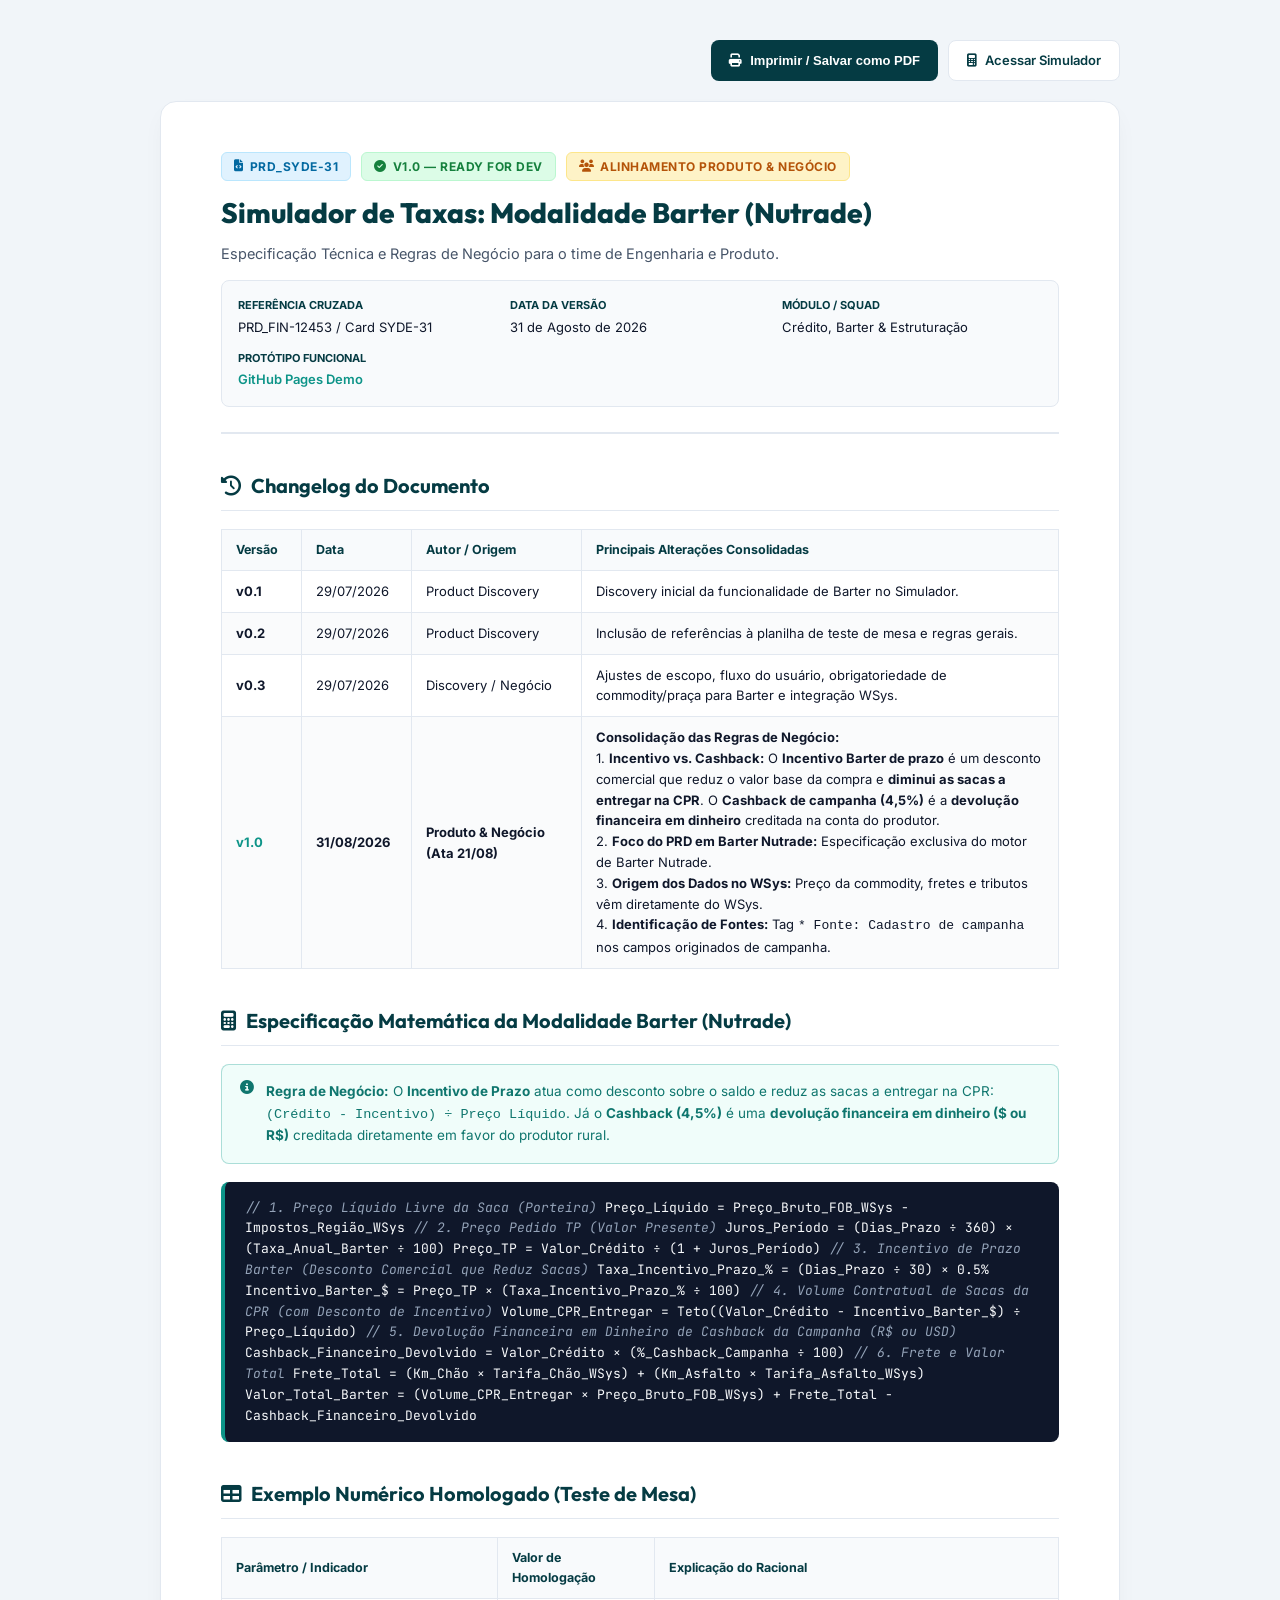
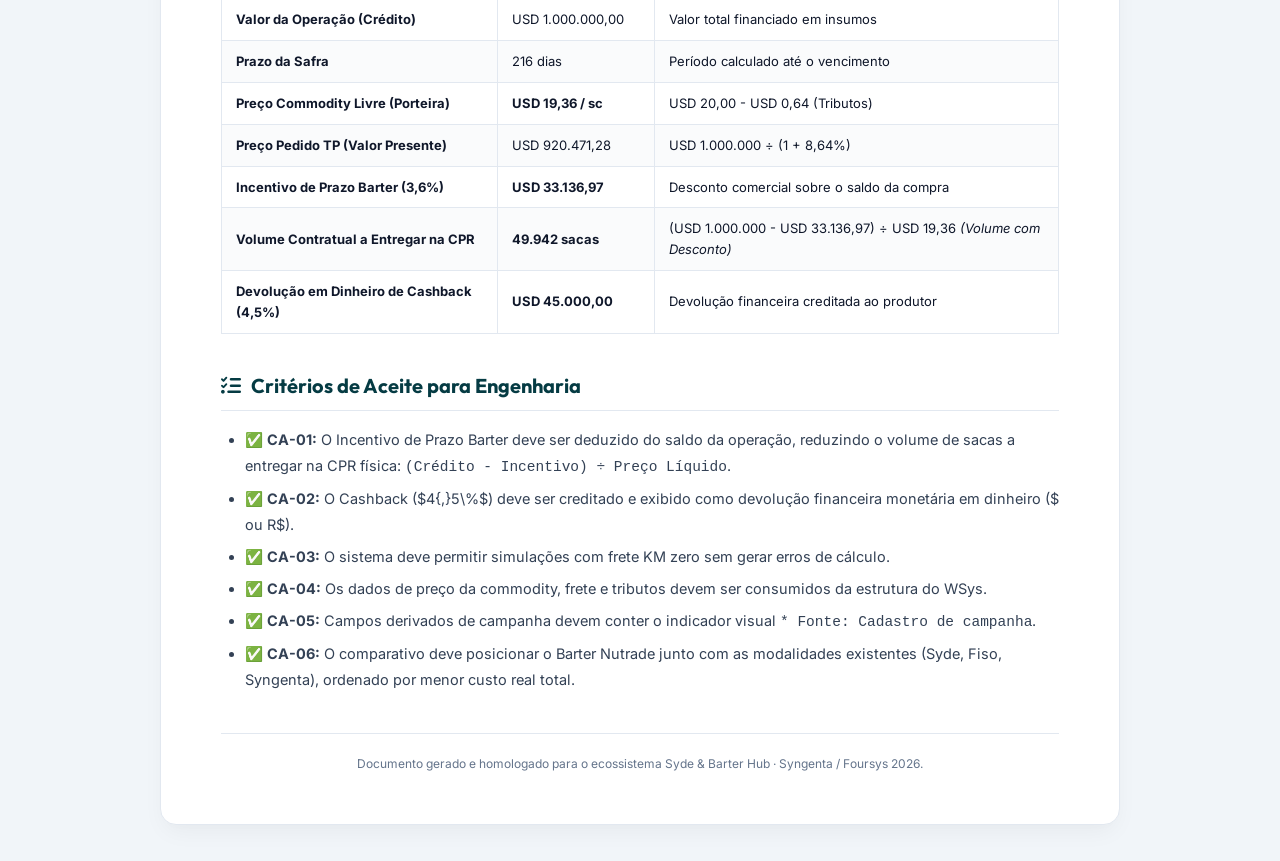
<file: PRD_SYDE-31_Simulador_Taxas_Barter.html>
<!DOCTYPE html>
<html lang="pt-BR">
<head>
    <meta charset="UTF-8">
    <meta name="viewport" content="width=device-width, initial-scale=1.0">
    <title>PRD_SYDE-31 – Simulador de Taxas: Modalidade Barter (Nutrade)</title>
    <!-- Google Fonts -->
    <link rel="preconnect" href="https://fonts.googleapis.com">
    <link rel="preconnect" href="https://fonts.gstatic.com" crossorigin>
    <link href="https://fonts.googleapis.com/css2?family=Inter:wght@300;400;500;600;700;800&family=Outfit:wght@500;600;700;800&family=JetBrains+Mono:wght@400;500;600&display=swap" rel="stylesheet">
    <!-- FontAwesome -->
    <link rel="stylesheet" href="https://cdnjs.cloudflare.com/ajax/libs/font-awesome/6.4.0/css/all.min.css">
    <style>
        :root {
            --primary: #053b43;
            --primary-light: #0d9488;
            --primary-subtle: #f0fdfa;
            --accent: #10b981;
            --amber: #d97706;
            --amber-subtle: #fefce8;
            --danger: #dc2626;
            --danger-subtle: #fef2f2;
            --text-main: #0f172a;
            --text-secondary: #475569;
            --text-muted: #64748b;
            --border: #e2e8f0;
            --card-bg: #ffffff;
            --code-bg: #f8fafc;
            --font-main: 'Inter', -apple-system, BlinkMacSystemFont, 'Segoe UI', Roboto, sans-serif;
            --font-heading: 'Outfit', sans-serif;
            --font-mono: 'JetBrains Mono', monospace;
        }

        * {
            box-sizing: border-box;
            margin: 0;
            padding: 0;
        }

        body {
            font-family: var(--font-main);
            color: var(--text-main);
            background-color: #f1f5f9;
            line-height: 1.6;
            padding: 40px 20px;
        }

        .document-container {
            max-width: 960px;
            margin: 0 auto;
            background: #ffffff;
            padding: 50px 60px;
            border-radius: 16px;
            box-shadow: 0 10px 25px -5px rgba(0, 0, 0, 0.05), 0 8px 10px -6px rgba(0, 0, 0, 0.01);
            border: 1px solid var(--border);
        }

        /* Header & Badges */
        .doc-header {
            border-bottom: 2px solid var(--border);
            padding-bottom: 25px;
            margin-bottom: 35px;
        }

        .badge-row {
            display: flex;
            gap: 10px;
            margin-bottom: 14px;
            flex-wrap: wrap;
        }

        .badge {
            display: inline-flex;
            align-items: center;
            gap: 6px;
            padding: 4px 12px;
            border-radius: 6px;
            font-size: 12px;
            font-weight: 700;
            text-transform: uppercase;
            letter-spacing: 0.5px;
        }

        .badge-primary { background: #e0f2fe; color: #0369a1; border: 1px solid #bae6fd; }
        .badge-success { background: #dcfce7; color: #15803d; border: 1px solid #bbf7d0; }
        .badge-amber { background: #fef3c7; color: #b45309; border: 1px solid #fde68a; }

        h1 {
            font-family: var(--font-heading);
            font-size: 28px;
            color: var(--primary);
            margin-bottom: 12px;
            line-height: 1.25;
            font-weight: 800;
        }

        .doc-subtitle {
            color: var(--text-secondary);
            font-size: 14.5px;
            margin-bottom: 15px;
        }

        .meta-grid {
            display: grid;
            grid-template-columns: repeat(auto-fit, minmax(200px, 1fr));
            gap: 12px;
            background: #f8fafc;
            padding: 16px;
            border-radius: 8px;
            font-size: 13px;
            border: 1px solid var(--border);
            margin-top: 15px;
        }

        .meta-item strong {
            color: var(--primary);
            display: block;
            font-size: 11px;
            text-transform: uppercase;
            margin-bottom: 2px;
        }

        /* Headings */
        h2 {
            font-family: var(--font-heading);
            font-size: 20px;
            color: var(--primary);
            margin: 36px 0 16px 0;
            padding-bottom: 8px;
            border-bottom: 1px solid var(--border);
            display: flex;
            align-items: center;
            gap: 10px;
            font-weight: 700;
        }

        h3 {
            font-family: var(--font-heading);
            font-size: 16.5px;
            color: var(--primary-light);
            margin: 24px 0 12px 0;
            font-weight: 700;
        }

        p, ul, ol {
            font-size: 14.5px;
            color: #334155;
            margin-bottom: 14px;
        }

        ul, ol {
            padding-left: 24px;
        }

        li {
            margin-bottom: 6px;
        }

        /* Tables */
        table {
            width: 100%;
            border-collapse: collapse;
            margin: 18px 0;
            font-size: 13px;
        }

        th, td {
            padding: 10px 14px;
            border: 1px solid var(--border);
            text-align: left;
        }

        th {
            background-color: #f8fafc;
            color: var(--primary);
            font-weight: 700;
            font-size: 12.5px;
        }

        tr:nth-child(even) td {
            background-color: #fafbfc;
        }

        /* Alerts & Callouts */
        .callout {
            border-radius: 8px;
            padding: 16px 18px;
            margin: 18px 0;
            font-size: 13.5px;
            display: flex;
            gap: 12px;
            align-items: flex-start;
        }

        .callout-info {
            background-color: var(--primary-subtle);
            border: 1px solid rgba(13, 148, 136, 0.3);
            color: #0f766e;
        }

        .callout-warning {
            background-color: var(--amber-subtle);
            border: 1px solid rgba(217, 119, 6, 0.3);
            color: #92400e;
        }

        /* Formulas & Code Blocks */
        .formula-box {
            background: #0f172a;
            color: #f8fafc;
            padding: 16px 20px;
            border-radius: 8px;
            font-family: var(--font-mono);
            font-size: 13px;
            margin: 14px 0;
            overflow-x: auto;
            border-left: 4px solid var(--primary-light);
            line-height: 1.6;
        }

        .formula-box .highlight {
            color: #2dd4bf;
            font-weight: bold;
        }

        .formula-box .comment {
            color: #94a3b8;
            font-style: italic;
        }

        /* Action Buttons for Print */
        .action-bar {
            display: flex;
            justify-content: flex-end;
            gap: 10px;
            margin-bottom: 20px;
            max-width: 960px;
            margin-left: auto;
            margin-right: auto;
        }

        .btn {
            display: inline-flex;
            align-items: center;
            gap: 8px;
            padding: 9px 18px;
            background: var(--primary);
            color: white;
            border: none;
            border-radius: 8px;
            font-size: 13px;
            font-weight: 600;
            cursor: pointer;
            text-decoration: none;
            transition: 0.2s ease;
        }

        .btn:hover {
            background: var(--primary-light);
        }

        .btn-outline {
            background: white;
            color: var(--primary);
            border: 1px solid var(--border);
        }

        @media print {
            body {
                background: white;
                padding: 0;
            }
            .document-container {
                box-shadow: none;
                border: none;
                padding: 0;
                max-width: 100%;
            }
            .action-bar {
                display: none !important;
            }
        }
    </style>
</head>
<body>

    <div class="action-bar">
        <button class="btn" onclick="window.print()">
            <i class="fa-solid fa-print"></i> Imprimir / Salvar como PDF
        </button>
        <a href="index.html" class="btn btn-outline">
            <i class="fa-solid fa-calculator"></i> Acessar Simulador
        </a>
    </div>

    <div class="document-container">

        <!-- Header -->
        <div class="doc-header">
            <div class="badge-row">
                <span class="badge badge-primary"><i class="fa-solid fa-file-code"></i> PRD_SYDE-31</span>
                <span class="badge badge-success"><i class="fa-solid fa-circle-check"></i> v1.0 — Ready for Dev</span>
                <span class="badge badge-amber"><i class="fa-solid fa-users"></i> Alinhamento Produto & Negócio</span>
            </div>
            <h1>Simulador de Taxas: Modalidade Barter (Nutrade)</h1>
            <p class="doc-subtitle">Especificação Técnica e Regras de Negócio para o time de Engenharia e Produto.</p>

            <div class="meta-grid">
                <div class="meta-item">
                    <strong>Referência Cruzada</strong>
                    PRD_FIN-12453 / Card SYDE-31
                </div>
                <div class="meta-item">
                    <strong>Data da Versão</strong>
                    31 de Agosto de 2026
                </div>
                <div class="meta-item">
                    <strong>Módulo / Squad</strong>
                    Crédito, Barter & Estruturação
                </div>
                <div class="meta-item">
                    <strong>Protótipo Funcional</strong>
                    <a href="https://josuejofre.github.io/barter-simulator" target="_blank" style="color:var(--primary-light); text-decoration:none; font-weight:600;">GitHub Pages Demo</a>
                </div>
            </div>
        </div>

        <!-- Changelog -->
        <h2><i class="fa-solid fa-clock-rotate-left"></i> Changelog do Documento</h2>
        <table>
            <thead>
                <tr>
                    <th style="width: 80px;">Versão</th>
                    <th style="width: 110px;">Data</th>
                    <th style="width: 170px;">Autor / Origem</th>
                    <th>Principais Alterações Consolidadas</th>
                </tr>
            </thead>
            <tbody>
                <tr>
                    <td><strong>v0.1</strong></td>
                    <td>29/07/2026</td>
                    <td>Product Discovery</td>
                    <td>Discovery inicial da funcionalidade de Barter no Simulador.</td>
                </tr>
                <tr>
                    <td><strong>v0.2</strong></td>
                    <td>29/07/2026</td>
                    <td>Product Discovery</td>
                    <td>Inclusão de referências à planilha de teste de mesa e regras gerais.</td>
                </tr>
                <tr>
                    <td><strong>v0.3</strong></td>
                    <td>29/07/2026</td>
                    <td>Discovery / Negócio</td>
                    <td>Ajustes de escopo, fluxo do usuário, obrigatoriedade de commodity/praça para Barter e integração WSys.</td>
                </tr>
                <tr>
                    <td><strong style="color:var(--primary-light);">v1.0</strong></td>
                    <td><strong>31/08/2026</strong></td>
                    <td><strong>Produto & Negócio (Ata 21/08)</strong></td>
                    <td><strong>Consolidação das Regras de Negócio:</strong><br>
                        1. <strong>Incentivo vs. Cashback:</strong> O <strong>Incentivo Barter de prazo</strong> é um desconto comercial que reduz o valor base da compra e <strong>diminui as sacas a entregar na CPR</strong>. O <strong>Cashback de campanha (4,5%)</strong> é a <strong>devolução financeira em dinheiro</strong> creditada na conta do produtor.<br>
                        2. <strong>Foco do PRD em Barter Nutrade:</strong> Especificação exclusiva do motor de Barter Nutrade.<br>
                        3. <strong>Origem dos Dados no WSys:</strong> Preço da commodity, fretes e tributos vêm diretamente do WSys.<br>
                        4. <strong>Identificação de Fontes:</strong> Tag <code>* Fonte: Cadastro de campanha</code> nos campos originados de campanha.
                    </td>
                </tr>
            </tbody>
        </table>

        <!-- Especificação Matemática -->
        <h2><i class="fa-solid fa-calculator"></i> Especificação Matemática da Modalidade Barter (Nutrade)</h2>

        <div class="callout callout-info">
            <i class="fa-solid fa-circle-info"></i>
            <div>
                <strong>Regra de Negócio:</strong>
                O <strong>Incentivo de Prazo</strong> atua como desconto sobre o saldo e reduz as sacas a entregar na CPR: <code>(Crédito - Incentivo) ÷ Preço Líquido</code>. Já o <strong>Cashback (4,5%)</strong> é uma <strong>devolução financeira em dinheiro ($ ou R$)</strong> creditada diretamente em favor do produtor rural.
            </div>
        </div>

        <div class="formula-box">
<span class="comment">// 1. Preço Líquido Livre da Saca (Porteira)</span>
Preço_Líquido = Preço_Bruto_FOB_WSys - Impostos_Região_WSys

<span class="comment">// 2. Preço Pedido TP (Valor Presente)</span>
Juros_Período = (Dias_Prazo ÷ 360) × (Taxa_Anual_Barter ÷ 100)
Preço_TP = Valor_Crédito ÷ (1 + Juros_Período)

<span class="comment">// 3. Incentivo de Prazo Barter (Desconto Comercial que Reduz Sacas)</span>
Taxa_Incentivo_Prazo_% = (Dias_Prazo ÷ 30) × 0.5%
Incentivo_Barter_$ = Preço_TP × (Taxa_Incentivo_Prazo_% ÷ 100)

<span class="comment">// 4. Volume Contratual de Sacas da CPR (com Desconto de Incentivo)</span>
Volume_CPR_Entregar = Teto((Valor_Crédito - Incentivo_Barter_$) ÷ Preço_Líquido)

<span class="comment">// 5. Devolução Financeira em Dinheiro de Cashback da Campanha (R$ ou USD)</span>
Cashback_Financeiro_Devolvido = Valor_Crédito × (%_Cashback_Campanha ÷ 100)

<span class="comment">// 6. Frete e Valor Total</span>
Frete_Total = (Km_Chão × Tarifa_Chão_WSys) + (Km_Asfalto × Tarifa_Asfalto_WSys)
Valor_Total_Barter = (Volume_CPR_Entregar × Preço_Bruto_FOB_WSys) + Frete_Total - Cashback_Financeiro_Devolvido
        </div>

        <!-- Exemplo Numérico -->
        <h2><i class="fa-solid fa-table"></i> Exemplo Numérico Homologado (Teste de Mesa)</h2>
        <table>
            <thead>
                <tr>
                    <th>Parâmetro / Indicador</th>
                    <th>Valor de Homologação</th>
                    <th>Explicação do Racional</th>
                </tr>
            </thead>
            <tbody>
                <tr>
                    <td><strong>Valor da Operação (Crédito)</strong></td>
                    <td>USD 1.000.000,00</td>
                    <td>Valor total financiado em insumos</td>
                </tr>
                <tr>
                    <td><strong>Prazo da Safra</strong></td>
                    <td>216 dias</td>
                    <td>Período calculado até o vencimento</td>
                </tr>
                <tr>
                    <td><strong>Preço Commodity Livre (Porteira)</strong></td>
                    <td><strong>USD 19,36 / sc</strong></td>
                    <td>USD 20,00 - USD 0,64 (Tributos)</td>
                </tr>
                <tr>
                    <td><strong>Preço Pedido TP (Valor Presente)</strong></td>
                    <td>USD 920.471,28</td>
                    <td>USD 1.000.000 ÷ (1 + 8,64%)</td>
                </tr>
                <tr>
                    <td><strong>Incentivo de Prazo Barter (3,6%)</strong></td>
                    <td><strong>USD 33.136,97</strong></td>
                    <td>Desconto comercial sobre o saldo da compra</td>
                </tr>
                <tr>
                    <td><strong>Volume Contratual a Entregar na CPR</strong></td>
                    <td><strong>49.942 sacas</strong></td>
                    <td>(USD 1.000.000 - USD 33.136,97) ÷ USD 19,36 <em>(Volume com Desconto)</em></td>
                </tr>
                <tr>
                    <td><strong>Devolução em Dinheiro de Cashback (4,5%)</strong></td>
                    <td><strong>USD 45.000,00</strong></td>
                    <td>Devolução financeira creditada ao produtor</td>
                </tr>
            </tbody>
        </table>

        <!-- Critérios de Aceite -->
        <h2><i class="fa-solid fa-list-check"></i> Critérios de Aceite para Engenharia</h2>
        <ul style="line-height: 1.8;">
            <li>✅ <strong>CA-01:</strong> O Incentivo de Prazo Barter deve ser deduzido do saldo da operação, reduzindo o volume de sacas a entregar na CPR física: <code>(Crédito - Incentivo) ÷ Preço Líquido</code>.</li>
            <li>✅ <strong>CA-02:</strong> O Cashback ($4{,}5\%$) deve ser creditado e exibido como devolução financeira monetária em dinheiro ($ ou R$).</li>
            <li>✅ <strong>CA-03:</strong> O sistema deve permitir simulações com frete KM zero sem gerar erros de cálculo.</li>
            <li>✅ <strong>CA-04:</strong> Os dados de preço da commodity, frete e tributos devem ser consumidos da estrutura do WSys.</li>
            <li>✅ <strong>CA-05:</strong> Campos derivados de campanha devem conter o indicador visual <code>* Fonte: Cadastro de campanha</code>.</li>
            <li>✅ <strong>CA-06:</strong> O comparativo deve posicionar o Barter Nutrade junto com as modalidades existentes (Syde, Fiso, Syngenta), ordenado por menor custo real total.</li>
        </ul>

        <div style="margin-top: 40px; padding-top: 20px; border-top: 1px solid var(--border); font-size: 12px; color: var(--text-muted); text-align: center;">
            Documento gerado e homologado para o ecossistema Syde & Barter Hub · Syngenta / Foursys 2026.
        </div>

    </div>

</body>
</html>
</file>
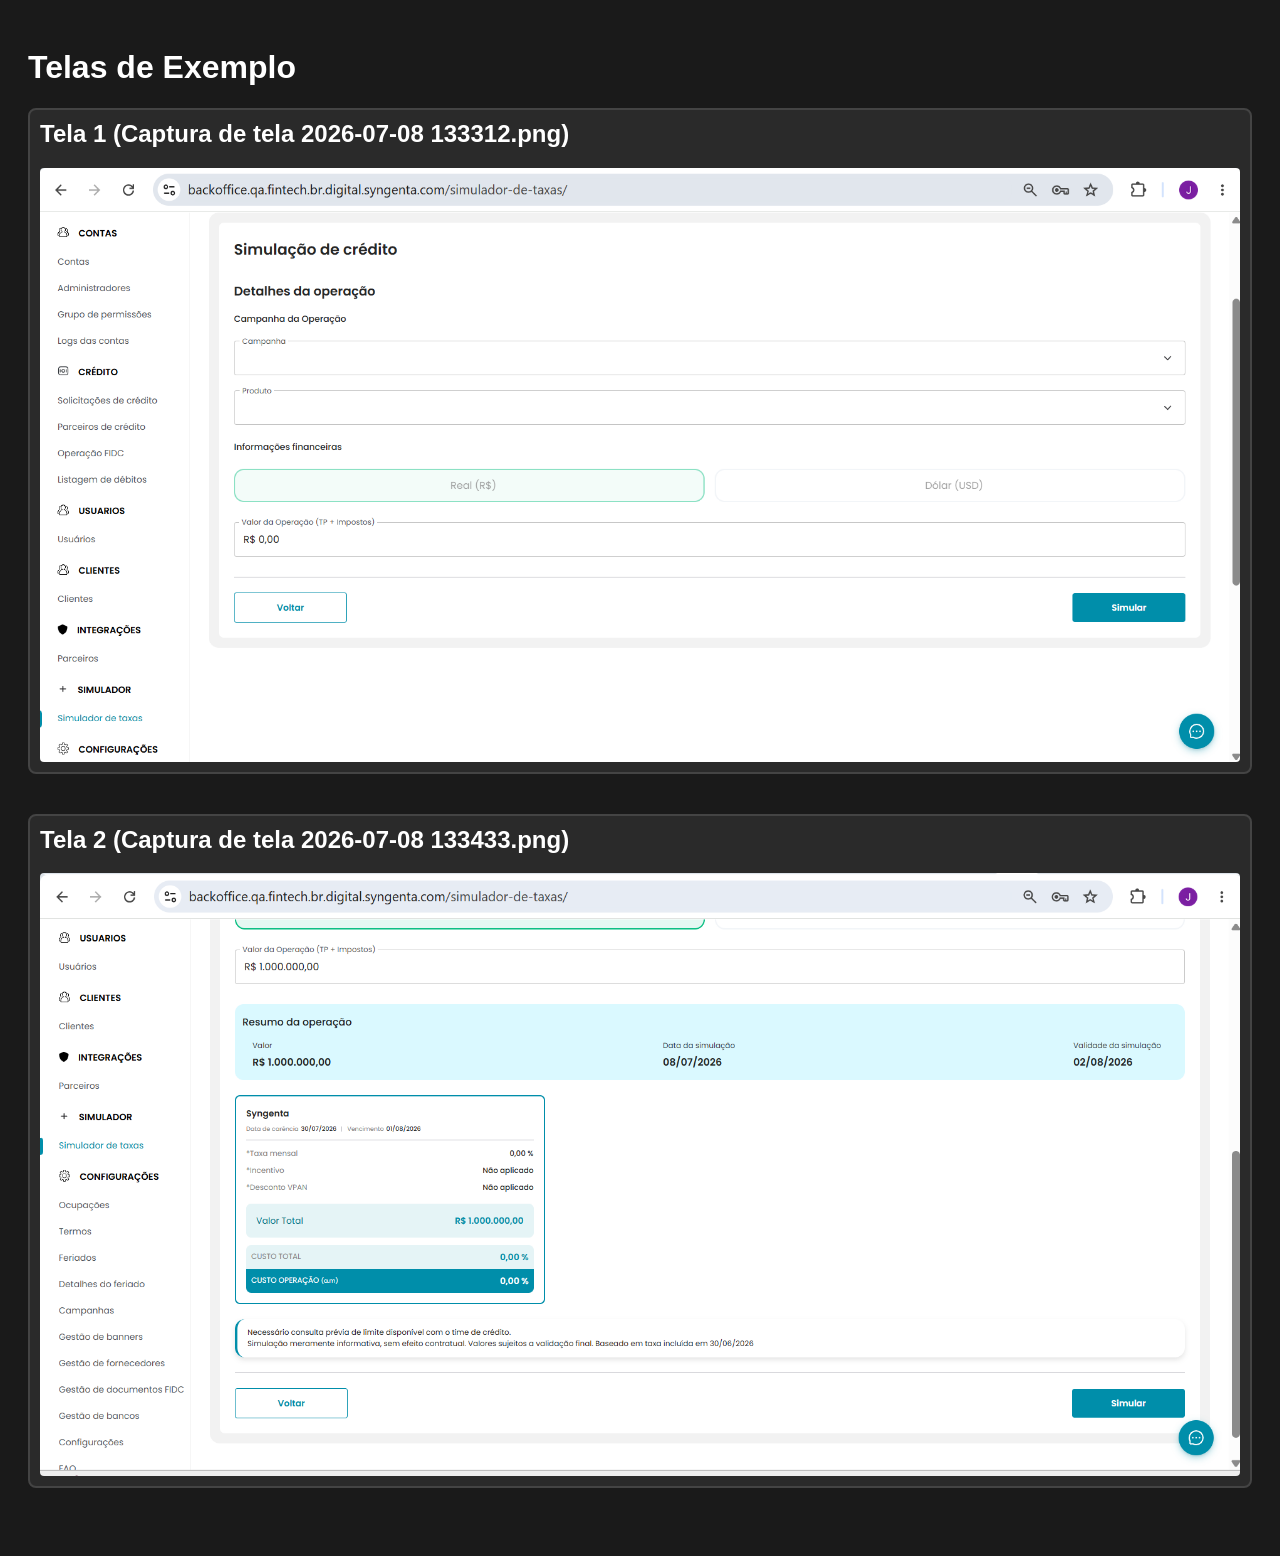
<file: view_screens.html>
<!DOCTYPE html>
<html lang="pt-br">
<head>
    <meta charset="UTF-8">
    <title>Visualizador de Telas</title>
    <style>
        body { font-family: sans-serif; background: #1a1a1a; color: white; padding: 20px; }
        .screen { margin-bottom: 40px; border: 2px solid #444; border-radius: 8px; padding: 10px; background: #2a2a2a; }
        img { max-width: 100%; height: auto; display: block; border-radius: 4px; }
        h2 { margin-top: 0; }
    </style>
</head>
<body>
    <h1>Telas de Exemplo</h1>
    <div class="screen">
        <h2>Tela 1 (Captura de tela 2026-07-08 133312.png)</h2>
        <img src="Exemplo telas/Captura de tela 2026-07-08 133312.png" alt="Tela 1">
    </div>
    <div class="screen">
        <h2>Tela 2 (Captura de tela 2026-07-08 133433.png)</h2>
        <img src="Exemplo telas/Captura de tela 2026-07-08 133433.png" alt="Tela 2">
    </div>
</body>
</html>
</file>
<file: style.css>
/* style.css - Barter Fees Simulator Design System (Light Theme Dashboard) */

:root {
    /* Color Palette - Syde Portal Theme (Figma Jess) */
    --primary-deep: #008080;      /* Teal Syde */
    --primary-medium: #008080;    /* Teal Syde */
    --primary-light: #0d9488;     /* Teal Light */
    --accent-green: #10b981;      /* Green Accent */
    --accent-glow: #2dd4bf;       /* Mint Glow */
    --accent-gold: #d48c00;       /* Warm Gold */
    --accent-gold-light: #ffb703;  /* Bright Gold */
    --accent-cyan: #0284c7;       /* Cyan Accent */
    --bg-dark: #f8fafc;           /* Light Page Background */
    --bg-card: #ffffff;           /* White Card Background */
    --border-color: #e2e8f0;      /* Clean Gray Border */
    --border-hover: #cbd5e1;
    
    /* Text Colors */
    --text-primary: #0f172a;      /* Dark Slate */
    --text-secondary: #64748b;    /* Slate Gray */
    --text-danger: #ef4444;       /* Red */
    --text-green: #008080;        /* Teal Green */
    
    /* Fonts */
    --font-heading: 'Outfit', -apple-system, BlinkMacSystemFont, sans-serif;
    --font-body: 'Inter', -apple-system, BlinkMacSystemFont, sans-serif;
}

/* Base Styles */
* {
    box-sizing: border-box;
    margin: 0;
    padding: 0;
}

body {
    background-color: var(--bg-dark);
    color: var(--text-primary);
    font-family: var(--font-body);
    font-size: 15px;
    line-height: 1.6;
    min-height: 100vh;
}

/* Dashboard App Layout Wrapper */
.app-layout {
    display: flex;
    min-height: 100vh;
    width: 100%;
}

.main-viewport {
    flex-grow: 1;
    display: flex;
    flex-direction: column;
    min-width: 0;
    overflow-x: hidden;
}

/* ==================== LEFT SIDEBAR MENU ==================== */
.sidebar-menu {
    width: 260px;
    min-width: 260px;
    background-color: #ffffff;
    border-right: 1px solid var(--border-color);
    display: flex;
    flex-direction: column;
    padding: 24px 0 0 0;
    position: sticky;
    top: 0;
    height: 100vh;
    z-index: 90;
    overflow-y: auto;
}

/* Sidebar Logo */
.sidebar-logo {
    display: flex;
    align-items: center;
    gap: 8px;
    padding: 0 24px 24px 24px;
    border-bottom: 1px solid #f3f4f6;
    margin-bottom: 20px;
}

.barter-logo {
    flex-shrink: 0;
}

/* Sidebar Section Headers */
.sidebar-section-header {
    font-size: 11px;
    font-weight: 700;
    text-transform: uppercase;
    color: var(--text-secondary);
    padding: 10px 24px 5px 24px;
    letter-spacing: 0.5px;
}

/* Nav Links */
.nav-links {
    display: flex;
    flex-direction: column;
    gap: 4px;
    padding: 0 12px;
}

.nav-link {
    display: flex;
    flex-direction: column;
    padding: 10px 16px;
    border-radius: 8px;
    color: var(--text-secondary);
    text-decoration: none;
    transition: all 0.2s;
    cursor: pointer;
    border: 1px solid transparent;
}

.nav-link-main {
    display: flex;
    align-items: center;
    gap: 12px;
    font-size: 14px;
    font-weight: 500;
}

.nav-link-subtext {
    font-size: 11px;
    color: #9ca3af;
    padding-left: 28px;
    margin-top: -2px;
}

.nav-link:hover {
    color: var(--text-primary);
    background: #f9fafb;
    border-color: #f3f4f6;
}

.nav-link.active {
    color: var(--primary-medium);
    background: #eafaf1;
    border-left: 4px solid var(--accent-green);
    border-color: #e2f4ea;
}

.nav-link.active .nav-link-main {
    font-weight: 600;
}

.nav-link i {
    font-size: 16px;
    width: 20px;
    text-align: center;
}

/* Nav Dropdown */
.nav-dropdown {
    display: flex;
    flex-direction: column;
}

.dropdown-toggle {
    display: flex;
    justify-content: space-between;
    align-items: center;
    cursor: pointer;
}

.dropdown-toggle .arrow {
    font-size: 10px;
    color: var(--text-secondary);
    transition: transform 0.2s;
}

.nav-dropdown:hover .dropdown-toggle .arrow {
    transform: rotate(180deg);
}

.dropdown-content {
    display: flex;
    flex-direction: column;
    padding-left: 36px;
    gap: 4px;
    margin-top: 4px;
    margin-bottom: 6px;
}

.dropdown-content a {
    color: var(--text-secondary);
    text-decoration: none;
    font-size: 13px;
    padding: 8px 12px;
    border-radius: 6px;
    transition: all 0.2s;
    display: block;
}

.dropdown-content a:hover {
    color: var(--text-primary);
    background: #f9fafb;
}

/* User Profile Section at Bottom */
.sidebar-user {
    margin-top: auto;
    display: flex;
    align-items: center;
    gap: 12px;
    padding: 20px;
    border-top: 1px solid #f3f4f6;
    background-color: #f9fafb;
    position: sticky;
    bottom: 0;
}

.user-avatar-initials {
    width: 40px;
    height: 40px;
    border-radius: 50%;
    background: #eafaf1;
    border: 2px solid var(--accent-green);
    color: var(--primary-medium);
    display: flex;
    align-items: center;
    justify-content: center;
    font-family: var(--font-heading);
    font-weight: 700;
    font-size: 14px;
    flex-shrink: 0;
}

.user-details {
    display: flex;
    flex-direction: column;
    min-width: 0;
}

.user-name {
    font-size: 13px;
    font-weight: 700;
    color: var(--text-primary);
    text-overflow: ellipsis;
    overflow: hidden;
    white-space: nowrap;
}

.user-email {
    font-size: 11px;
    color: var(--text-secondary);
    text-overflow: ellipsis;
    overflow: hidden;
    white-space: nowrap;
}

.logout-icon {
    color: var(--text-secondary);
    cursor: pointer;
    transition: color 0.2s;
    margin-left: auto;
    font-size: 16px;
}

.logout-icon:hover {
    color: var(--text-danger);
}

/* Responsive Sidebar behavior */
@media (max-width: 1100px) {
    .sidebar-menu {
        width: 70px;
        min-width: 70px;
        padding: 20px 0;
    }
    .barter-logo, .user-details, .logout-icon, .dropdown-toggle .arrow, .dropdown-content, .nav-link-subtext, .sidebar-section-header {
        display: none !important;
    }
    .sidebar-logo, .nav-links {
        padding: 0;
        align-items: center;
    }
    .sidebar-logo {
        border-bottom: none;
        margin-bottom: 10px;
    }
    .nav-links {
        padding: 0 8px;
        width: 100%;
    }
    .nav-link {
        padding: 12px;
        justify-content: center;
        width: 100%;
        border-radius: 8px;
    }
    .nav-link i {
        font-size: 18px;
    }
    .sidebar-user {
        padding: 15px 5px;
        justify-content: center;
    }
}

/* ==================== CONTENT STYLING (LIGHT THEME) ==================== */
.container {
    width: 100%;
    max-width: 1200px;
    margin: 0 auto;
    padding: 0 24px;
}

/* Header Styling */
.app-header {
    background-color: #ffffff;
    border-bottom: 1px solid var(--border-color);
    padding: 18px 0;
}

.header-container {
    display: flex;
    justify-content: space-between;
    align-items: center;
    max-width: 1200px;
    margin: 0 auto;
    padding: 0 24px;
}

.logo-area {
    display: flex;
    align-items: center;
    gap: 12px;
}

.brand-text {
    display: flex;
    align-items: center;
    gap: 12px;
}

.brand-name {
    font-family: var(--font-heading);
    font-weight: 800;
    font-size: 26px;
    color: var(--primary-medium);
    letter-spacing: -0.5px;
}

.brand-divider {
    color: var(--accent-green);
    font-size: 24px;
    font-weight: 300;
}

.brand-title {
    font-family: var(--font-heading);
    font-size: 19px;
    font-weight: 600;
    color: var(--text-secondary);
}

.live-status {
    background: #eafaf1;
    border: 1px solid rgba(56, 176, 0, 0.2);
    border-radius: 20px;
    padding: 6px 14px;
    font-size: 12px;
    font-weight: 600;
    color: var(--primary-medium);
    display: flex;
    align-items: center;
    gap: 8px;
}

.pulse-icon {
    font-size: 8px;
    animation: pulse 1.8s infinite;
}

/* Intro Section */
.intro-section {
    margin-top: 25px;
}

.intro-text {
    color: var(--text-secondary);
    font-size: 15px;
    max-width: 800px;
}

/* Grid Layout */
.simulator-grid {
    display: grid;
    grid-template-columns: 360px 1fr;
    gap: 30px;
    align-items: start;
    margin-top: 25px;
    margin-bottom: 40px;
}

@media (max-width: 980px) {
    .simulator-grid {
        grid-template-columns: 1fr;
    }
}

/* Cards Design */
.card {
    background-color: var(--bg-card);
    border: 1px solid var(--border-color);
    border-radius: 16px;
    box-shadow: 0 4px 6px -1px rgba(0, 0, 0, 0.05), 0 2px 4px -1px rgba(0, 0, 0, 0.03);
    overflow: hidden;
    transition: all 0.3s ease;
}

.card:hover {
    border-color: var(--border-hover);
    box-shadow: 0 10px 15px -3px rgba(0, 0, 0, 0.05), 0 4px 6px -2px rgba(0, 0, 0, 0.02);
}

.card-header {
    padding: 20px 24px;
    border-bottom: 1px solid var(--border-color);
}

.card-header h2 {
    font-family: var(--font-heading);
    font-size: 19px;
    font-weight: 600;
    color: var(--text-primary);
    margin-bottom: 4px;
}

.card-header p {
    font-size: 13px;
    color: var(--text-secondary);
}

.card-footer {
    padding: 16px 24px;
    background: #f9fafb;
    border-top: 1px solid var(--border-color);
}

.card-footer p {
    font-size: 11px;
    color: var(--text-secondary);
}

/* Currency Selector Button Group Styling */
.currency-selector-group {
    display: flex;
    gap: 12px;
    margin-top: 4px;
    margin-bottom: 6px;
}

.currency-btn {
    flex: 1;
    background-color: #ffffff;
    border: 1px solid #d1d5db;
    border-radius: 8px;
    padding: 10px;
    font-family: var(--font-body);
    font-size: 14px;
    font-weight: 500;
    color: var(--text-secondary);
    text-align: center;
    cursor: pointer;
    transition: all 0.2s;
    outline: none;
}

.currency-btn:hover {
    border-color: var(--border-hover);
    background-color: #f9fafb;
}

.currency-btn.active {
    background-color: #eafaf1;
    border: 2px solid var(--accent-green);
    color: var(--primary-medium);
    font-weight: 600;
    padding: 9px; /* Offset border size */
}

/* Forms styling */
.simulator-form {
    padding: 24px;
    display: flex;
    flex-direction: column;
    gap: 16px;
}

.input-group {
    display: flex;
    flex-direction: column;
    gap: 6px;
}

.label-with-action {
    display: flex;
    justify-content: space-between;
    align-items: center;
}

.btn-fetch-quote {
    background: none;
    border: none;
    color: var(--primary-medium);
    font-size: 11px;
    font-weight: 600;
    cursor: pointer;
    display: flex;
    align-items: center;
    gap: 4px;
    padding: 2px 6px;
    border-radius: 4px;
    transition: background 0.2s;
}

.btn-fetch-quote:hover {
    background: rgba(0, 75, 35, 0.05);
}

label {
    font-size: 13px;
    font-weight: 600;
    color: var(--text-secondary);
}

.input-wrapper {
    position: relative;
    display: flex;
    align-items: center;
}

input[type="text"], input[type="number"], select {
    width: 100%;
    background-color: #ffffff;
    border: 1px solid #d1d5db;
    border-radius: 8px;
    color: var(--text-primary);
    font-family: var(--font-body);
    font-size: 14px;
    padding: 9px 12px;
    outline: none;
    transition: all 0.3s;
}

input[type="text"]:focus, input[type="number"]:focus, select:focus {
    border-color: var(--accent-green);
    box-shadow: 0 0 0 3px rgba(56, 176, 0, 0.1);
}

.input-suffix {
    position: absolute;
    right: 12px;
    color: var(--text-secondary);
    font-size: 12px;
    pointer-events: none;
}

input[type="number"] {
    padding-right: 45px;
}

.select-wrapper {
    position: relative;
}

select {
    appearance: none;
    cursor: pointer;
    padding-right: 35px;
}

.select-wrapper::after {
    content: '\f078';
    font-family: 'Font Awesome 6 Free';
    font-weight: 900;
    position: absolute;
    right: 12px;
    top: 50%;
    transform: translateY(-50%);
    color: var(--text-secondary);
    font-size: 12px;
    pointer-events: none;
}

.quote-timestamp {
    font-size: 11px;
    color: var(--text-secondary);
    font-style: italic;
    margin-top: -2px;
}

/* Toggle Switch */
.toggle-switch {
    display: flex;
    align-items: center;
    gap: 12px;
    margin-top: 4px;
}

.toggle-switch input {
    display: none;
}

.toggle-slider {
    width: 40px;
    height: 22px;
    background-color: #e5e7eb;
    border-radius: 22px;
    position: relative;
    cursor: pointer;
    transition: background-color 0.3s;
    border: 1px solid #d1d5db;
}

.toggle-slider::before {
    content: "";
    position: absolute;
    width: 14px;
    height: 14px;
    left: 3px;
    bottom: 3px;
    background-color: var(--text-secondary);
    border-radius: 50%;
    transition: transform 0.3s, background-color 0.3s;
}

.toggle-switch input:checked + .toggle-slider {
    background-color: var(--primary-medium);
}

.toggle-switch input:checked + .toggle-slider::before {
    transform: translateX(18px);
    background-color: #ffffff;
}

.toggle-label {
    font-size: 13px;
    color: var(--text-primary);
    cursor: pointer;
}

/* Submit Button */
.btn-submit {
    background-color: var(--primary-light);
    background-image: linear-gradient(135deg, var(--primary-light), var(--primary-medium));
    color: white;
    border: none;
    border-radius: 8px;
    padding: 13px;
    font-family: var(--font-heading);
    font-size: 15px;
    font-weight: 700;
    cursor: pointer;
    transition: all 0.3s ease;
    display: flex;
    justify-content: center;
    align-items: center;
    gap: 10px;
    box-shadow: 0 4px 12px rgba(0, 114, 0, 0.2);
    margin-top: 5px;
}

.btn-submit:hover {
    transform: translateY(-2px);
    box-shadow: 0 6px 16px rgba(0, 114, 0, 0.3);
    filter: brightness(1.1);
}

/* Results Section styling */
.results-container {
    display: flex;
    flex-direction: column;
    gap: 30px;
}

/* Tables styling */
.table-responsive {
    overflow-x: auto;
    width: 100%;
}

.comparison-table {
    width: 100%;
    border-collapse: collapse;
    text-align: left;
}

.comparison-table th, .comparison-table td {
    padding: 14px 20px;
    border-bottom: 1px solid var(--border-color);
}

.comparison-table th {
    font-family: var(--font-heading);
    font-weight: 600;
    font-size: 14px;
    color: var(--text-secondary);
}

/* Header custom styles */
.comparison-table th.col-nutrade {
    background-color: var(--primary-medium);
    color: white;
    font-size: 15px;
    font-weight: 700;
    text-align: center;
    border-radius: 8px 8px 0 0;
}

.comparison-table th.col-market {
    background-color: #f3f4f6;
    color: var(--text-primary);
    text-align: center;
    border-radius: 8px 8px 0 0;
}

.comparison-table td.val-nutrade {
    background-color: rgba(56, 176, 0, 0.05);
    text-align: center;
    border-left: 1px solid rgba(56, 176, 0, 0.1);
    border-right: 1px solid rgba(56, 176, 0, 0.1);
    font-weight: 500;
}

.comparison-table td:nth-child(3) {
    text-align: center;
    background-color: rgba(0, 0, 0, 0.005);
}

/* Detailed table special styling */
.detailed-table td {
    padding: 10px 18px;
    font-size: 14px;
}

.detailed-table td:nth-child(4) {
    text-align: center;
}

.table-section-title {
    background-color: #f9fafb;
}

.table-section-title td {
    font-family: var(--font-heading);
    font-weight: 700;
    font-size: 11px;
    color: var(--primary-medium);
    letter-spacing: 0.5px;
    padding: 8px 18px;
    border-top: 1px solid var(--border-color);
    border-bottom: 1px solid var(--border-color);
}

/* Custom row weights */
.highlight-row td {
    background-color: rgba(56, 176, 0, 0.02);
}

.heavy-row td {
    font-weight: 700;
    border-top: 1px solid var(--border-color);
}

.border-double td {
    border-bottom: 3px double var(--primary-medium);
}

.font-xl {
    font-size: 18px !important;
}

.font-mono {
    font-family: monospace;
    font-size: 14px;
}

.text-green {
    color: var(--text-green) !important;
}

.text-danger {
    color: var(--text-danger) !important;
}

.text-highlight {
    color: var(--accent-gold);
}

.gold-glow {
    color: var(--accent-gold) !important;
    font-weight: 700;
}

/* Benefit Cards Grid */
.benefit-cards-grid {
    display: grid;
    grid-template-columns: repeat(auto-fit, minmax(230px, 1fr));
    gap: 20px;
}

.benefit-card {
    border-radius: 12px;
    padding: 20px;
    display: flex;
    gap: 15px;
    align-items: center;
    box-shadow: 0 4px 6px -1px rgba(0, 0, 0, 0.05);
    transition: transform 0.3s ease, box-shadow 0.3s ease;
    border: 1px solid var(--border-color);
}

.benefit-card:hover {
    transform: translateY(-4px);
    box-shadow: 0 10px 15px -3px rgba(0, 0, 0, 0.1);
}

.benefit-card.accent-green {
    background: #eafaf1;
    border: 1px solid rgba(56, 176, 0, 0.2);
    color: var(--primary-medium);
}

.benefit-card.accent-green .card-icon {
    background: rgba(56, 176, 0, 0.15);
    color: var(--primary-medium);
}

.benefit-card.accent-solid {
    background: linear-gradient(135deg, var(--primary-medium), var(--primary-deep));
    border: 1px solid var(--primary-medium);
    color: white;
}

.benefit-card.accent-solid .card-icon {
    background: rgba(255, 255, 255, 0.1);
    color: var(--accent-gold-light);
}

.card-icon {
    width: 45px;
    height: 45px;
    border-radius: 10px;
    display: flex;
    align-items: center;
    justify-content: center;
    font-size: 20px;
    flex-shrink: 0;
}

.card-info h3 {
    font-size: 13px;
    font-weight: 600;
    color: var(--text-secondary);
    margin-bottom: 2px;
}

.benefit-card.accent-solid .card-info h3 {
    color: rgba(255, 255, 255, 0.8);
}

.benefit-value {
    font-family: var(--font-heading);
    font-size: 21px;
    font-weight: 800;
    color: var(--primary-medium);
    line-height: 1.2;
}

.benefit-sub {
    font-size: 11px;
    color: var(--text-secondary);
    margin-top: 4px;
}

.benefit-card.accent-solid .benefit-value {
    color: var(--accent-gold-light);
}

.text-white {
    color: white !important;
}

.text-light {
    color: rgba(255, 255, 255, 0.7) !important;
}

/* Charts Wrapper */
.chart-card {
    margin-top: 10px;
}

.chart-container-wrapper {
    padding: 16px;
    background: #ffffff;
}

/* ==================== RULES/DOCS READING VIEW ==================== */
.rules-card {
    margin-top: 25px;
    margin-bottom: 40px;
}

.rules-content {
    padding: 30px 40px;
    color: var(--text-primary);
}

.rules-content h3 {
    font-family: var(--font-heading);
    font-size: 18px;
    font-weight: 700;
    margin-top: 25px;
    margin-bottom: 12px;
    color: var(--primary-medium);
    border-bottom: 1px solid var(--border-color);
    padding-bottom: 6px;
}

.rules-content h3:first-of-type {
    margin-top: 0;
}

.rules-content h4 {
    font-family: var(--font-heading);
    font-size: 15px;
    font-weight: 700;
    margin-top: 20px;
    margin-bottom: 10px;
    color: var(--text-primary);
}

.rules-content p {
    font-size: 14px;
    margin-bottom: 14px;
    color: var(--text-secondary);
    line-height: 1.7;
}

.rules-content ul {
    margin-left: 24px;
    margin-bottom: 16px;
    font-size: 14px;
    color: var(--text-secondary);
}

.rules-content li {
    margin-bottom: 8px;
    line-height: 1.6;
}

.rules-content code {
    font-family: monospace;
    background-color: #f3f4f6;
    padding: 2px 6px;
    border-radius: 4px;
    font-size: 13px;
    color: var(--text-primary);
}

.rules-content .equation {
    background-color: #f9fafb;
    border-left: 4px solid var(--accent-green);
    padding: 12px 20px;
    font-family: monospace;
    font-size: 13px;
    margin: 15px 0;
    overflow-x: auto;
    color: var(--primary-medium);
    font-weight: 600;
}

/* Footer Styling */
.app-footer {
    background-color: #ffffff;
    border-top: 1px solid var(--border-color);
    padding: 24px 0;
    margin-top: auto;
    text-align: center;
    font-size: 12px;
    color: var(--text-secondary);
}

.footer-content {
    display: flex;
    flex-direction: column;
    gap: 8px;
}

/* Animations */
@keyframes pulse {
    0% {
        transform: scale(0.9);
        opacity: 0.5;
    }
    50% {
        transform: scale(1.1);
        opacity: 1;
    }
    100% {
        transform: scale(0.9);
        opacity: 0.5;
    }
}

@keyframes rotateLogo {
    0% {
        transform: rotate(0deg);
    }
    100% {
        transform: rotate(360deg);
    }
}

.animate-fade-in {
    animation: fadeIn 0.6s cubic-bezier(0.16, 1, 0.3, 1) forwards;
}

.animate-scale-up {
    animation: scaleUp 0.6s cubic-bezier(0.16, 1, 0.3, 1) forwards;
}

@keyframes fadeIn {
    from {
        opacity: 0;
        transform: translateY(20px);
    }
    to {
        opacity: 1;
        transform: translateY(0);
    }
}

@keyframes scaleUp {
    from {
        opacity: 0;
        transform: scale(0.95);
    }
    to {
        opacity: 1;
        transform: scale(1);
    }
}

/* ==================== SYDE LOGO & HEADER PROFILE ==================== */
.syde-logo-text {
    font-family: var(--font-heading);
    font-weight: 800;
    font-size: 26px;
    color: var(--text-primary);
    letter-spacing: -1.5px;
    padding-left: 4px;
}

.header-user-info {
    display: flex;
    align-items: center;
    gap: 10px;
    margin-left: 15px;
}

.header-avatar-circle {
    width: 32px;
    height: 32px;
    border-radius: 50%;
    background-color: var(--primary-medium);
    color: white;
    font-family: var(--font-heading);
    font-weight: 700;
    font-size: 14px;
    display: flex;
    align-items: center;
    justify-content: center;
}

.header-username {
    font-size: 14px;
    font-weight: 500;
    color: var(--text-secondary);
}

/* ==================== ASSISTENTE VIRTUAL (CHAT GRID) ==================== */
.chat-grid {
    display: grid;
    grid-template-columns: 280px 1fr;
    border: 1px solid var(--border-color);
    border-radius: 16px;
    background-color: #ffffff;
    box-shadow: 0 4px 6px -1px rgba(0, 0, 0, 0.05);
    overflow: hidden;
    margin-top: 25px;
    margin-bottom: 40px;
    height: calc(100vh - 220px);
    min-height: 580px;
}

/* Chat Sidebar (History) */
.chat-sidebar {
    background-color: #f9fafb;
    border-right: 1px solid var(--border-color);
    display: flex;
    flex-direction: column;
    height: 100%;
}

.chat-sidebar-header {
    display: flex;
    justify-content: space-between;
    align-items: center;
    padding: 18px 20px;
    border-bottom: 1px solid var(--border-color);
}

.chat-sidebar-header h3 {
    font-family: var(--font-heading);
    font-size: 12px;
    font-weight: 700;
    letter-spacing: 0.5px;
    color: var(--text-secondary);
}

.btn-new-chat {
    background: none;
    border: none;
    color: var(--primary-medium);
    font-size: 15px;
    cursor: pointer;
    width: 28px;
    height: 28px;
    border-radius: 50%;
    display: flex;
    align-items: center;
    justify-content: center;
    transition: all 0.2s;
}

.btn-new-chat:hover {
    background-color: rgba(8, 131, 149, 0.1);
    transform: scale(1.1);
}

.chat-history-list {
    flex-grow: 1;
    overflow-y: auto;
    display: flex;
    flex-direction: column;
}

.chat-history-item {
    display: flex;
    align-items: center;
    gap: 12px;
    padding: 14px 20px;
    border-bottom: 1px solid #f3f4f6;
    cursor: pointer;
    transition: all 0.2s;
}

.chat-history-item:hover {
    background-color: #f3f4f6;
}

.chat-history-item.active {
    background-color: #e2f2f5;
    border-left: 4px solid var(--primary-medium);
    padding-left: 16px; /* Offset border size */
}

.chat-history-item i {
    color: var(--text-secondary);
    font-size: 16px;
}

.chat-history-item.active i {
    color: var(--primary-medium);
}

.history-details {
    display: flex;
    flex-direction: column;
    min-width: 0;
    flex-grow: 1;
}

.history-title {
    font-size: 13px;
    font-weight: 500;
    color: var(--text-primary);
    white-space: nowrap;
    overflow: hidden;
    text-overflow: ellipsis;
}

.chat-history-item.active .history-title {
    font-weight: 600;
    color: var(--primary-medium);
}

.history-time {
    font-size: 11px;
    color: #9ca3af;
    margin-top: 2px;
}

/* Chat Window */
.chat-window {
    display: flex;
    flex-direction: column;
    height: 100%;
    background-color: #ffffff;
    min-height: 0;
}

.chat-window-header {
    background-color: var(--primary-medium);
    color: white;
    padding: 14px 24px;
    display: flex;
    align-items: center;
    border-bottom: 1px solid rgba(0, 0, 0, 0.05);
}

.chat-header-left {
    display: flex;
    align-items: center;
    gap: 12px;
}

.chat-robot-avatar {
    width: 32px;
    height: 32px;
    border-radius: 50%;
    background-color: rgba(255, 255, 255, 0.2);
    display: flex;
    align-items: center;
    justify-content: center;
    font-size: 16px;
}

.chat-header-title h3 {
    font-family: var(--font-heading);
    font-size: 15px;
    font-weight: 600;
    letter-spacing: 0.2px;
}

.chat-window-body {
    flex: 1 1 0%;
    min-height: 0;
    overflow-y: auto;
    padding: 24px;
    background-color: #ffffff;
    display: flex;
    flex-direction: column;
}

/* Custom Scrollbar for Chat Body */
.chat-window-body::-webkit-scrollbar {
    width: 8px;
}
.chat-window-body::-webkit-scrollbar-track {
    background: #f1f5f9;
    border-radius: 4px;
}
.chat-window-body::-webkit-scrollbar-thumb {
    background: #cbd5e1;
    border-radius: 4px;
    border: 2px solid #f1f5f9;
}
.chat-window-body::-webkit-scrollbar-thumb:hover {
    background: #94a3b8;
}

.chat-messages-container {
    display: flex;
    flex-direction: column;
    gap: 20px;
}

/* Welcome Box styling */
.chat-welcome-box {
    margin: auto;
    max-width: 580px;
    text-align: center;
    display: flex;
    flex-direction: column;
    align-items: center;
    padding: 20px;
    animation: fadeIn 0.4s ease-out;
}

.welcome-robot-icon {
    width: 72px;
    height: 72px;
    border-radius: 50%;
    background-color: #e2f2f5;
    color: var(--primary-medium);
    display: flex;
    align-items: center;
    justify-content: center;
    font-size: 36px;
    margin-bottom: 20px;
}

.chat-welcome-box h2 {
    font-family: var(--font-heading);
    font-size: 21px;
    font-weight: 700;
    color: var(--text-primary);
    margin-bottom: 12px;
}

.chat-welcome-box p {
    font-size: 14px;
    color: var(--text-secondary);
    line-height: 1.6;
    margin-bottom: 24px;
}

.suggestion-chips-grid {
    display: flex;
    flex-wrap: wrap;
    gap: 10px;
    justify-content: center;
}

.chip-btn {
    background-color: #ffffff;
    border: 1px solid #e5e7eb;
    border-radius: 20px;
    padding: 8px 16px;
    font-family: var(--font-body);
    font-size: 13px;
    color: var(--text-secondary);
    cursor: pointer;
    transition: all 0.2s;
    outline: none;
}

.chip-btn:hover {
    border-color: var(--primary-medium);
    color: var(--primary-medium);
    background-color: #e2f2f5;
}

.chip-btn.highlight-chip {
    background-color: var(--primary-medium);
    color: white;
    border-color: var(--primary-medium);
    font-weight: 600;
}

.chip-btn.highlight-chip:hover {
    background-color: var(--primary-deep);
    border-color: var(--primary-deep);
}

/* Chat Bubbles */
.message-row {
    display: flex;
    width: 100%;
    margin-bottom: 15px;
    animation: fadeIn 0.3s ease-out;
}

.message-row.user-row {
    justify-content: flex-end;
}

.message-row.bot-row {
    justify-content: flex-start;
}

.message-bubble {
    max-width: 75%;
    border-radius: 16px;
    padding: 12px 18px;
    font-size: 14px;
    line-height: 1.5;
    position: relative;
    word-wrap: break-word;
}

.bot-bubble {
    background-color: #ffffff;
    border: 1px solid var(--border-color);
    color: var(--text-primary);
    border-top-left-radius: 4px;
}

.user-bubble {
    background-color: #f3f4f6;
    border: 1px solid #e5e7eb;
    color: var(--text-primary);
    border-top-right-radius: 4px;
}

.bot-avatar-bubble {
    width: 28px;
    height: 28px;
    border-radius: 50%;
    background-color: #e2f2f5;
    color: var(--primary-medium);
    display: flex;
    align-items: center;
    justify-content: center;
    font-size: 13px;
    margin-right: 8px;
    flex-shrink: 0;
}

.bot-row .bubble-wrapper {
    display: flex;
    align-items: flex-start;
    width: 100%;
}

.bot-row .message-bubble {
    box-shadow: 0 1px 2px rgba(0, 0, 0, 0.05);
}

.message-time {
    font-size: 10px;
    color: #9ca3af;
    margin-top: 4px;
    text-align: right;
    display: block;
}

/* Rich Choice Elements inside Bubbles */
.chat-choices {
    display: flex;
    flex-wrap: wrap;
    gap: 8px;
    margin-top: 12px;
}

.chat-choice-btn {
    background-color: #ffffff;
    border: 1px solid var(--primary-medium);
    border-radius: 8px;
    padding: 8px 14px;
    font-family: var(--font-body);
    font-size: 13px;
    color: var(--primary-medium);
    font-weight: 500;
    cursor: pointer;
    transition: all 0.2s;
}

.chat-choice-btn:hover {
    background-color: var(--primary-medium);
    color: #ffffff;
}

/* Rich Result Card inside Bubbles */
.chat-result-card {
    border: 1px solid var(--border-color);
    border-radius: 12px;
    background-color: #ffffff;
    overflow: hidden;
    box-shadow: 0 4px 6px -1px rgba(0, 0, 0, 0.05);
    margin-top: 12px;
    width: 100%;
    max-width: 400px;
}

.result-card-header {
    background-color: #f9fafb;
    padding: 12px 16px;
    border-bottom: 1px solid var(--border-color);
    display: flex;
    justify-content: space-between;
    align-items: center;
}

.result-card-header h4 {
    font-family: var(--font-heading);
    font-size: 14px;
    font-weight: 700;
    color: var(--primary-medium);
    margin: 0;
}

.result-badge {
    background-color: #e6f6ee;
    color: #0d9488;
    border: 1px solid rgba(13, 148, 136, 0.2);
    font-size: 11px;
    font-weight: 700;
    padding: 3px 8px;
    border-radius: 12px;
}

.result-card-body {
    padding: 16px;
    display: flex;
    flex-direction: column;
    gap: 10px;
}

.result-item {
    display: flex;
    justify-content: space-between;
    font-size: 13px;
    border-bottom: 1px dashed #f3f4f6;
    padding-bottom: 6px;
}

.result-item:last-child {
    border-bottom: none;
    padding-bottom: 0;
}

.result-label {
    color: var(--text-secondary);
}

.result-val {
    font-weight: 600;
    color: var(--text-primary);
}

.result-val.highlight-val {
    color: #0d9488;
    font-weight: 700;
}

.result-card-actions {
    padding: 10px 16px;
    background-color: #f9fafb;
    border-top: 1px solid var(--border-color);
    display: flex;
    gap: 10px;
}

.result-action-btn {
    flex: 1;
    background-color: #ffffff;
    border: 1px solid #d1d5db;
    color: var(--text-secondary);
    border-radius: 6px;
    padding: 8px 12px;
    font-family: var(--font-body);
    font-size: 12px;
    font-weight: 600;
    cursor: pointer;
    text-align: center;
    transition: all 0.2s;
}

.result-action-btn:hover {
    border-color: var(--primary-medium);
    color: var(--primary-medium);
    background-color: #e2f2f5;
}

.result-action-btn.primary-action {
    background-color: var(--primary-medium);
    border-color: var(--primary-medium);
    color: white;
}

.result-action-btn.primary-action:hover {
    background-color: var(--primary-deep);
    border-color: var(--primary-deep);
}

/* Chat Footer & Input styling */
.chat-window-footer {
    padding: 16px 24px;
    background-color: #ffffff;
    border-top: 1px solid var(--border-color);
}

.chat-input-wrapper {
    display: flex;
    position: relative;
    align-items: center;
}

#chat-input-field {
    width: 100%;
    padding: 12px 50px 12px 16px;
    background-color: #f9fafb;
    border: 1px solid var(--border-color);
    border-radius: 24px;
    font-family: var(--font-body);
    font-size: 14px;
    outline: none;
    transition: all 0.3s;
}

#chat-input-field:focus {
    background-color: #ffffff;
    border-color: var(--primary-medium);
    box-shadow: 0 0 0 3px rgba(8, 131, 149, 0.1);
}

.chat-send-btn {
    position: absolute;
    right: 6px;
    width: 36px;
    height: 36px;
    border-radius: 50%;
    background-color: var(--primary-medium);
    color: white;
    border: none;
    cursor: pointer;
    display: flex;
    align-items: center;
    justify-content: center;
    font-size: 14px;
    transition: all 0.2s;
}

.chat-send-btn:hover {
    background-color: var(--primary-deep);
    transform: scale(1.05);
}

/* Responsive Chat Grid adjustments */
@media (max-width: 900px) {
    .chat-grid {
        grid-template-columns: 1fr;
        height: calc(100vh - 160px);
    }
    .chat-sidebar {
        display: none !important; /* Hide history panel on mobile */
    }
}

/* Tabs for switching comparison views */
.tabs-container {
    display: flex;
    gap: 12px;
    margin-bottom: 20px;
}

.tab-btn {
    flex: 1;
    padding: 12px 20px;
    border-radius: 12px;
    border: 1px solid var(--border-color);
    background-color: #f3f4f6;
    color: var(--text-secondary);
    font-family: var(--font-heading);
    font-size: 14px;
    font-weight: 600;
    cursor: pointer;
    transition: all 0.3s ease;
    display: flex;
    align-items: center;
    justify-content: center;
    gap: 8px;
}

.tab-btn:hover {
    background-color: #e5e7eb;
    color: var(--text-primary);
}

.tab-btn.active {
    background-color: #ffffff;
    color: var(--primary-medium);
    border-color: var(--primary-medium);
    box-shadow: 0 4px 6px -1px rgba(8, 131, 149, 0.1);
    font-weight: 700;
}

/* Campaigns Panel Status Badges */
.status-badge-active {
    background-color: #d1fae5;
    color: #065f46;
    padding: 4px 10px;
    border-radius: 9999px;
    font-size: 11.5px;
    font-weight: 600;
    display: inline-block;
}

.status-badge-inactive {
    background-color: #fee2e2;
    color: #991b1b;
    padding: 4px 10px;
    border-radius: 9999px;
    font-size: 11.5px;
    font-weight: 600;
    display: inline-block;
}

/* Modal position and overlays positioning */
.modal-overlay {
    display: none;
    position: fixed;
    z-index: 2000;
    left: 0;
    top: 0;
    width: 100%;
    height: 100%;
    background-color: rgba(0, 0, 0, 0.5);
    align-items: center;
    justify-content: center;
}

/* ==================== TOOLTIPS & MOCK COMPONENT STYLING ==================== */

.tooltip-container {
    position: relative;
    display: inline-block;
    cursor: help;
    margin-left: 6px;
    color: var(--primary-medium);
    vertical-align: middle;
    z-index: 10;
}

.tooltip-container i {
    font-size: 13px;
}

.tooltip-container .tooltip-text {
    visibility: hidden;
    width: 280px;
    background-color: var(--primary-deep);
    color: #ffffff;
    text-align: left;
    border-radius: 8px;
    padding: 10px 14px;
    position: absolute;
    z-index: 99999 !important;
    bottom: 130%;
    left: 50%;
    margin-left: -140px;
    opacity: 0;
    transition: opacity 0.2s, transform 0.2s;
    transform: translateY(8px);
    font-family: var(--font-body);
    font-size: 12px;
    line-height: 1.4;
    font-weight: 400;
    box-shadow: 0 8px 25px rgba(0, 0, 0, 0.4);
    pointer-events: auto;
    user-select: text;
    -webkit-user-select: text;
    cursor: text;
    white-space: normal;
}

.tooltip-container .tooltip-text::after {
    content: "";
    position: absolute;
    top: 100%;
    left: 50%;
    margin-left: -5px;
    border-width: 5px;
    border-style: solid;
    border-color: var(--primary-deep) transparent transparent transparent;
}

.tooltip-container:hover,
.tooltip-container:focus-within,
.tooltip-container.active-tooltip {
    z-index: 99999 !important;
}

.tooltip-container:hover .tooltip-text,
.tooltip-container:focus-within .tooltip-text,
.tooltip-container.active-tooltip .tooltip-text {
    visibility: visible;
    opacity: 1;
    transform: translateY(0);
}

/* Reference Parameters Display Area (Right Side) */
.reference-parameters-card {
    background-color: #f8fafc;
    border: 1px solid var(--border-color);
    border-radius: 12px;
    padding: 16px;
    margin-bottom: 20px;
    display: block;
}

.reference-parameters-card h3 {
    font-family: var(--font-heading);
    font-size: 14px;
    color: var(--primary-deep);
    margin-bottom: 12px;
    display: flex;
    align-items: center;
    gap: 8px;
    text-transform: uppercase;
    letter-spacing: 0.5px;
}

.reference-parameters-grid {
    display: grid;
    grid-template-columns: repeat(auto-fill, minmax(170px, 1fr));
    gap: 12px;
}

.reference-parameter-item {
    display: flex;
    flex-direction: column;
    gap: 3px;
    padding: 10px 12px;
    background-color: #ffffff;
    border: 1px solid #e2e8f0;
    border-radius: 8px;
    position: relative;
}

.reference-parameter-label {
    font-size: 10.5px;
    color: var(--text-secondary);
    text-transform: uppercase;
    font-weight: 600;
    letter-spacing: 0.3px;
    display: flex;
    align-items: center;
    justify-content: space-between;
}

.reference-parameter-value {
    font-size: 13.5px;
    font-weight: 700;
    color: var(--text-primary);
    font-family: var(--font-body);
}

/* Modality Cards Dashboard */
.modality-cards-container {
    margin-top: 25px;
    margin-bottom: 25px;
}

.modality-cards-grid {
    display: grid;
    grid-template-columns: repeat(auto-fill, minmax(235px, 1fr));
    gap: 16px;
    margin-top: 15px;
}

.modality-card {
    background-color: var(--bg-card);
    border: 1.5px solid var(--border-color);
    border-radius: 12px;
    overflow: visible !important;
    display: flex;
    flex-direction: column;
    cursor: pointer;
    transition: transform 0.25s cubic-bezier(0.4, 0, 0.2, 1), box-shadow 0.25s cubic-bezier(0.4, 0, 0.2, 1);
    position: relative;
    box-shadow: 0 4px 6px rgba(0, 0, 0, 0.015);
    z-index: 1;
}

.modality-card:hover,
.modality-card:focus-within,
.modality-card:has(.tooltip-container:hover) {
    transform: translateY(-4px);
    box-shadow: 0 12px 24px rgba(0, 0, 0, 0.08);
    border-color: var(--primary-medium);
    z-index: 9999 !important;
}

.modality-card.best-option {
    border-color: #10b981;
    border-width: 2px;
    box-shadow: 0 10px 22px rgba(16, 185, 129, 0.14);
}

.modality-card-checkbox-wrapper {
    position: absolute;
    top: 12px;
    right: 12px;
    z-index: 5;
}

.modality-card-checkbox-label {
    display: inline-flex;
    align-items: center;
    gap: 6px;
    padding: 4px 8px;
    border-radius: 6px;
    background: rgba(8, 131, 149, 0.08);
    border: 1px solid rgba(8, 131, 149, 0.2);
    font-size: 11px;
    font-weight: 600;
    color: var(--primary-deep);
    cursor: pointer;
    user-select: none;
    transition: all 0.2s ease;
}

.modality-card-checkbox-label:hover {
    background: rgba(8, 131, 149, 0.15);
    border-color: var(--primary-medium);
}

.modality-pdf-checkbox {
    width: 14px;
    height: 14px;
    accent-color: #088395;
    cursor: pointer;
}

.wsys-date-badge {
    display: inline-flex;
    align-items: center;
    gap: 6px;
    padding: 4px 10px;
    border-radius: 20px;
    background: #eff6ff;
    border: 1px solid #bfdbfe;
    color: #1e40af;
    font-size: 11px;
    font-weight: 600;
    margin-top: 6px;
}

.modality-card.selected {
    border-color: var(--primary-medium);
    background-color: #f0fdfa;
    outline: 2.5px solid var(--primary-medium);
    box-shadow: 0 10px 20px rgba(8, 131, 149, 0.08);
}

.modality-card-header {
    padding: 16px;
    border-bottom: 1px solid var(--border-color);
    background-color: var(--bg-card);
    border-radius: 12px 12px 0 0;
    position: relative;
}

.modality-card-title {
    font-family: var(--font-heading);
    font-size: 16px;
    font-weight: 700;
    color: var(--primary-deep);
}

.modality-card-dates {
    font-size: 11px;
    color: var(--text-secondary);
    margin-top: 4px;
}

.modality-card-body {
    padding: 16px;
    flex-grow: 1;
    display: flex;
    flex-direction: column;
    gap: 8px;
    position: relative;
    overflow: visible !important;
}

.modality-bullet-list {
    list-style: none;
    padding: 0;
    margin: 0;
    display: flex;
    flex-direction: column;
    gap: 8px;
}

.modality-bullet-item {
    font-size: 12px;
    color: var(--text-secondary);
    display: flex;
    justify-content: space-between;
    align-items: center;
    position: relative;
}

.modality-bullet-label {
    display: inline-flex;
    align-items: center;
    gap: 4px;
    color: var(--text-secondary);
}

.modality-bullet-val {
    color: var(--text-primary);
}

.modality-guarantee-item {
    flex-direction: column;
    align-items: flex-start;
    gap: 2px;
    background: rgba(8, 131, 149, 0.04);
    border: 1px dashed rgba(8, 131, 149, 0.25);
    padding: 8px 10px;
    border-radius: 8px;
    margin-top: 4px;
}

.modality-guarantee-text {
    color: var(--primary-deep);
    font-size: 11.5px;
    font-weight: 600;
    line-height: 1.35;
    word-break: break-word;
}

.modality-card-total-box {
    margin-top: 10px;
    padding-top: 10px;
    border-top: 1px dashed var(--border-color);
    display: flex;
    flex-direction: column;
    gap: 2px;
    position: relative;
}

.modality-card-total-header {
    display: flex;
    align-items: center;
    justify-content: space-between;
}

.modality-card-total-label {
    font-size: 10px;
    color: var(--text-secondary);
    text-transform: uppercase;
    font-weight: 600;
}

.modality-card-total-value {
    font-size: 16px;
    font-weight: 700;
    color: var(--primary-deep);
}

.modality-card-footer {
    display: flex;
    flex-direction: column;
    margin-top: auto;
    border-radius: 0 0 10px 10px;
    position: relative;
    overflow: visible !important;
}

.modality-cost-row {
    padding: 10px 16px;
    display: flex;
    justify-content: space-between;
    align-items: center;
    font-size: 12.5px;
    font-weight: 600;
    position: relative;
}

.modality-cost-total {
    background-color: #f0fdf4;
    color: #166534;
    border-top: 1px solid #e2e8f0;
}

.modality-cost-operation {
    background-color: var(--primary-medium);
    color: #ffffff;
    border-radius: 0 0 10px 10px;
}

.modality-cost-operation .tooltip-container,
.modality-cost-operation .tooltip-container i {
    color: #ffffff !important;
}

/* Disclaimer Banner */
.disclaimer-banner {
    background-color: #fffbeb;
    border: 1px solid #fef3c7;
    border-left: 4px solid #d97706;
    border-radius: 8px;
    padding: 12px 16px;
    margin-top: 24px;
    display: flex;
    align-items: flex-start;
    gap: 12px;
    color: #92400e;
    font-size: 13px;
    font-weight: 500;
    line-height: 1.4;
}

.disclaimer-banner i {
    font-size: 16px;
    margin-top: 2px;
}

/* Sharing popup overlays */
.share-popup-overlay {
    display: none;
    position: fixed;
    z-index: 2500;
    left: 0;
    top: 0;
    width: 100%;
    height: 100%;
    background-color: rgba(0, 0, 0, 0.4);
    align-items: center;
    justify-content: center;
}

.share-popup {
    background: white;
    border-radius: 12px;
    width: 90%;
    max-width: 380px;
    padding: 24px;
    box-shadow: 0 10px 25px rgba(0,0,0,0.25);
    border: 1px solid var(--border-color);
}

.share-options-grid {
    display: grid;
    grid-template-columns: 1fr 1fr;
    gap: 12px;
    margin-top: 20px;
}

.share-btn {
    display: flex;
    flex-direction: column;
    align-items: center;
    gap: 8px;
    padding: 16px;
    border: 1px solid #e2e8f0;
    border-radius: 10px;
    background: #f8fafc;
    cursor: pointer;
    transition: all 0.2s;
    font-family: var(--font-heading);
    font-size: 13px;
    font-weight: 600;
    color: var(--text-primary);
}

.share-btn:hover {
    background: #f1f5f9;
    border-color: #cbd5e1;
    transform: translateY(-2px);
}

.share-btn-wa {
    color: #25d366;
}

.share-btn-wa i {
    font-size: 28px;
}

.share-btn-native {
    color: var(--primary-medium);
}

.share-btn-native i {
    font-size: 28px;
}

/* Buttons actions */
.btn-submit.btn-share {
    background-color: #0d9488;
    background-image: none;
    box-shadow: 0 4px 12px rgba(13, 148, 136, 0.15);
}

.btn-submit.btn-share:hover {
    background-color: #0f766e;
}

.tooltip-container .tooltip-text.tooltip-white {
    background-color: #ffffff !important;
    color: #1f2937 !important;
    border: 1px solid #e5e7eb;
}

.tooltip-container .tooltip-text.tooltip-white::after {
    border-color: #ffffff transparent transparent transparent !important;
}

/* ==================== FIGMA JESS FOR BARTER - DESIGN SYSTEM ==================== */

/* Top Header & Breadcrumb (Figma Jess) */
.app-header-syde {
    background: #ffffff;
    border-bottom: 1px solid #e2e8f0;
    padding: 14px 32px;
    position: sticky;
    top: 0;
    z-index: 80;
}

.header-container-syde {
    display: flex;
    justify-content: space-between;
    align-items: center;
    max-width: 1600px;
    margin: 0 auto;
}

.breadcrumb-area {
    display: flex;
    align-items: center;
    gap: 8px;
    font-size: 13px;
    color: #64748b;
}

.breadcrumb-item {
    color: #64748b;
}

.breadcrumb-separator {
    color: #94a3b8;
    font-size: 11px;
}

.breadcrumb-item.active {
    color: #0f172a;
    font-weight: 600;
}

.header-user-badge {
    display: flex;
    align-items: center;
    gap: 10px;
}

.user-avatar-circle-jess {
    width: 36px;
    height: 36px;
    border-radius: 50%;
    background-color: #008080;
    color: #ffffff;
    display: flex;
    align-items: center;
    justify-content: center;
    font-weight: 700;
    font-size: 15px;
    box-shadow: 0 2px 6px rgba(0, 128, 128, 0.25);
}

.user-fullname-jess {
    font-size: 14px;
    font-weight: 700;
    color: #0f172a;
}

/* Sidebar Brand Syde */
.syde-logo-brand {
    font-family: var(--font-heading);
    font-size: 26px;
    font-weight: 800;
    letter-spacing: -0.5px;
    color: #0f172a;
}

.sidebar-footer-syde {
    margin-top: auto;
    padding: 20px 24px;
    border-top: 1px solid #f1f5f9;
    display: flex;
    flex-direction: column;
    gap: 8px;
}

.nav-link-logout {
    display: flex;
    align-items: center;
    gap: 10px;
    color: #64748b;
    text-decoration: none;
    font-size: 13.5px;
    font-weight: 600;
    transition: color 0.2s;
}

.nav-link-logout:hover {
    color: #0f172a;
}

.sidebar-version-tag {
    font-size: 11px;
    color: #94a3b8;
}

/* Page Title Block */
.page-title-box {
    margin-bottom: 20px;
}

.page-title-main {
    font-family: var(--font-heading);
    color: #0f172a;
    font-size: 22px;
    font-weight: 700;
    margin: 0 0 4px 0;
}

.page-subtitle-main {
    color: #64748b;
    font-size: 13.5px;
    margin: 0;
}

/* Form Section Headers */
.form-section-title-jess {
    font-size: 11px;
    font-weight: 800;
    text-transform: uppercase;
    color: #008080;
    letter-spacing: 0.8px;
    display: block;
    margin-bottom: 12px;
}

/* Pill Toggle Buttons (Figma Jess) */
.currency-pill-container {
    display: grid;
    grid-template-columns: 1fr 1fr;
    gap: 16px;
}

.currency-pill-btn {
    padding: 12px 20px;
    border-radius: 8px;
    font-size: 14px;
    font-weight: 600;
    text-align: center;
    cursor: pointer;
    background: #ffffff;
    border: 1px solid #cbd5e1;
    color: #475569;
    transition: all 0.2s ease;
}

.currency-pill-btn.active {
    border: 1.5px solid #10b981;
    background: #ffffff;
    color: #008080;
    font-weight: 700;
    box-shadow: 0 0 0 1px #10b981;
}

/* Floating / Notch Form Input Group */
.notch-input-group {
    position: relative;
    margin-bottom: 0;
}

.notch-label {
    position: absolute;
    top: -9px;
    left: 12px;
    background: #ffffff;
    padding: 0 6px;
    font-size: 11px;
    font-weight: 600;
    color: #64748b;
    z-index: 2;
    pointer-events: none;
}

.notch-input {
    width: 100%;
    border: 1px solid #cbd5e1 !important;
    border-radius: 8px !important;
    padding: 12px 14px !important;
    font-size: 14px !important;
    color: #0f172a !important;
    background: #ffffff !important;
}

.notch-input:focus {
    border-color: #008080 !important;
    box-shadow: 0 0 0 3px rgba(0, 128, 128, 0.1) !important;
}

/* Phase 1 Alerts & Badges */
.market-status-bar {
    display: flex;
    justify-content: space-between;
    align-items: center;
    flex-wrap: wrap;
    gap: 10px;
    padding: 10px 16px;
    background: #f0fdf4;
    border: 1px solid #bbf7d0;
    border-radius: 8px;
    margin-bottom: 16px;
}

.market-status-pill {
    display: flex;
    align-items: center;
    gap: 8px;
    font-size: 13px;
    color: #166534;
    font-weight: 600;
}

.market-status-pill .status-dot {
    width: 9px;
    height: 9px;
    border-radius: 50%;
    background: #16a34a;
    box-shadow: 0 0 0 3px rgba(22, 163, 74, 0.2);
}

.market-status-info {
    font-size: 12px;
    color: #15803d;
}

.route-warning-banner {
    background: #fffbeb;
    border: 1px solid #fde68a;
    border-left: 4px solid #f59e0b;
    color: #92400e;
    padding: 12px 16px;
    border-radius: 8px;
    margin-bottom: 16px;
    font-size: 13px;
    display: flex;
    align-items: center;
    gap: 10px;
}

/* Summary Card (Figma Jess) */
.jess-summary-card {
    background: #dff5f8 !important;
    border-radius: 8px !important;
    padding: 20px 28px !important;
    box-shadow: none !important;
    border: 1px solid #b2ebf2 !important;
}

.jess-summary-title {
    font-size: 13px;
    font-weight: 700;
    color: #0f172a;
    margin-bottom: 12px;
}

.jess-summary-grid {
    display: grid;
    grid-template-columns: 1.2fr 1fr 1fr;
    gap: 20px;
}

.jess-summary-col {
    display: flex;
    flex-direction: column;
    gap: 4px;
}

.jess-summary-col.border-left {
    border-left: 1px solid #94a3b8;
    padding-left: 20px;
}

.jess-summary-label {
    font-size: 11px;
    font-weight: 700;
    color: #64748b;
    text-transform: uppercase;
    display: flex;
    align-items: center;
    gap: 6px;
}

.jess-summary-val {
    font-size: 26px;
    font-weight: 800;
    color: #0f172a;
    font-family: var(--font-heading);
}

/* Modality Cards Grid 4-Columns (Figma Jess) */
.modality-cards-grid {
    display: grid !important;
    grid-template-columns: repeat(4, 1fr) !important;
    gap: 16px !important;
}

@media (max-width: 1400px) {
    .modality-cards-grid {
        grid-template-columns: repeat(2, 1fr) !important;
    }
}

@media (max-width: 800px) {
    .modality-cards-grid {
        grid-template-columns: 1fr !important;
    }
}

.modality-card {
    border: 1px solid #e2e8f0;
    border-radius: 8px !important;
    background: #ffffff;
    box-shadow: 0 1px 3px rgba(0,0,0,0.04);
}

.modality-card.selected,
.modality-card.best-option {
    border: 2px solid #008080 !important;
    box-shadow: 0 4px 14px rgba(0, 128, 128, 0.12) !important;
    outline: none !important;
}

.modality-card-header {
    padding: 16px !important;
    border-bottom: 1px solid #e2e8f0 !important;
    background: #ffffff !important;
}

.modality-card-title {
    font-size: 15px !important;
    font-weight: 700 !important;
    color: #0f172a !important;
}

.card-section-divider {
    height: 1px;
    background: #f1f5f9;
    margin: 10px 0;
}

.card-section-label {
    font-size: 10px;
    font-weight: 700;
    color: #64748b;
    text-transform: uppercase;
    letter-spacing: 0.5px;
    margin-bottom: 6px;
    display: block;
}

/* Barter Highlight Equivalent Pill (Figma Jess) */
.jess-equiv-pill {
    display: flex;
    align-items: center;
    gap: 8px;
    padding: 8px 12px;
    background: #e0f7fa;
    border-radius: 6px;
    margin-top: 10px;
}

.jess-equiv-pill i {
    color: #008080;
    font-size: 14px;
}

.jess-equiv-pill strong {
    color: #008080;
    font-size: 13.5px;
    font-weight: 700;
}

.jess-equiv-pill span {
    color: #475569;
    font-size: 12px;
}

/* Card Footers (Figma Jess) */
.figma-jess-barter-footer {
    background: #008080 !important;
    color: #ffffff !important;
    padding: 12px 16px !important;
    display: flex !important;
    justify-content: space-between !important;
    align-items: center !important;
    border-radius: 0 0 7px 7px !important;
}

.modality-barter-footer-label {
    font-size: 11.5px;
    font-weight: 600;
    color: #ffffff;
}

.modality-barter-footer-value {
    font-size: 15px;
    font-weight: 800;
    color: #ffffff;
    font-family: var(--font-heading);
}

.figma-jess-footer {
    display: grid !important;
    grid-template-columns: 1fr 1fr !important;
    background: #008080 !important;
    color: #ffffff !important;
    border-radius: 0 0 7px 7px !important;
    overflow: hidden;
}

.modality-footer-col {
    padding: 10px 14px;
    display: flex;
    flex-direction: column;
    gap: 2px;
}

.modality-footer-col:first-child {
    border-right: 1px solid rgba(255, 255, 255, 0.2);
}

.modality-footer-label {
    font-size: 10.5px;
    font-weight: 500;
    color: rgba(255, 255, 255, 0.85);
}

.modality-footer-value {
    font-size: 14px;
    font-weight: 800;
    color: #ffffff;
    font-family: var(--font-heading);
}

/* ==================== CBOT & ROUTE BANNERS ==================== */
.market-status-banner {
    display: flex;
    align-items: center;
    justify-content: space-between;
    flex-wrap: wrap;
    gap: 12px;
    padding: 12px 18px;
    border-radius: 8px;
    border: 1px solid #bbf7d0;
    background-color: #f0fdf4;
    transition: all 0.3s ease;
}

.market-status-pill {
    display: flex;
    align-items: center;
    gap: 8px;
    font-size: 13.5px;
    font-weight: 700;
    color: inherit;
}

.market-status-pill .status-dot {
    width: 10px;
    height: 10px;
    border-radius: 50%;
    background-color: #16a34a;
    display: inline-block;
    box-shadow: 0 0 0 2px rgba(255, 255, 255, 0.8);
}

.market-status-info {
    font-size: 12.5px;
    font-weight: 500;
    color: inherit;
    display: flex;
    align-items: center;
    gap: 6px;
}

.route-warning-banner {
    display: flex;
    align-items: center;
    gap: 12px;
    padding: 12px 18px;
    border-radius: 8px;
    border: 1px solid #fecaca;
    background-color: #fef2f2;
    color: #991b1b;
    font-size: 13px;
}

/* Phase Selector Bar - Estratégia de Entrega (Fase 1 vs Fase 2) */
.phase-selector-bar {
    background: #ffffff;
    border: 1px solid var(--border-color);
    border-radius: 10px;
    padding: 12px 18px;
    display: flex;
    justify-content: space-between;
    align-items: center;
    flex-wrap: wrap;
    gap: 12px;
    box-shadow: 0 1px 3px rgba(0, 0, 0, 0.03);
}

.phase-tag {
    font-size: 11px;
    font-weight: 700;
    text-transform: uppercase;
    color: #008080;
    letter-spacing: 0.5px;
    background: rgba(0, 128, 128, 0.1);
    padding: 4px 10px;
    border-radius: 4px;
    display: inline-flex;
    align-items: center;
    gap: 6px;
}

.phase-tab-btn {
    padding: 8px 18px;
    border-radius: 6px;
    border: 1px solid #cbd5e1;
    background: #ffffff;
    color: #475569;
    font-size: 13px;
    font-weight: 600;
    cursor: pointer;
    transition: all 0.2s;
    display: inline-flex;
    align-items: center;
    gap: 8px;
}

.phase-tab-btn:hover {
    border-color: #008080;
    color: #008080;
    background: #f0fdfa;
}

.phase-tab-btn.active {
    background: #008080;
    color: #ffffff;
    border-color: #008080;
    box-shadow: 0 2px 6px rgba(0, 128, 128, 0.25);
}

.manual-field-card {
    background: #f0fdfa;
    border: 1px solid #99f6e4;
    border-radius: 8px;
    padding: 14px 16px;
}
</file>
